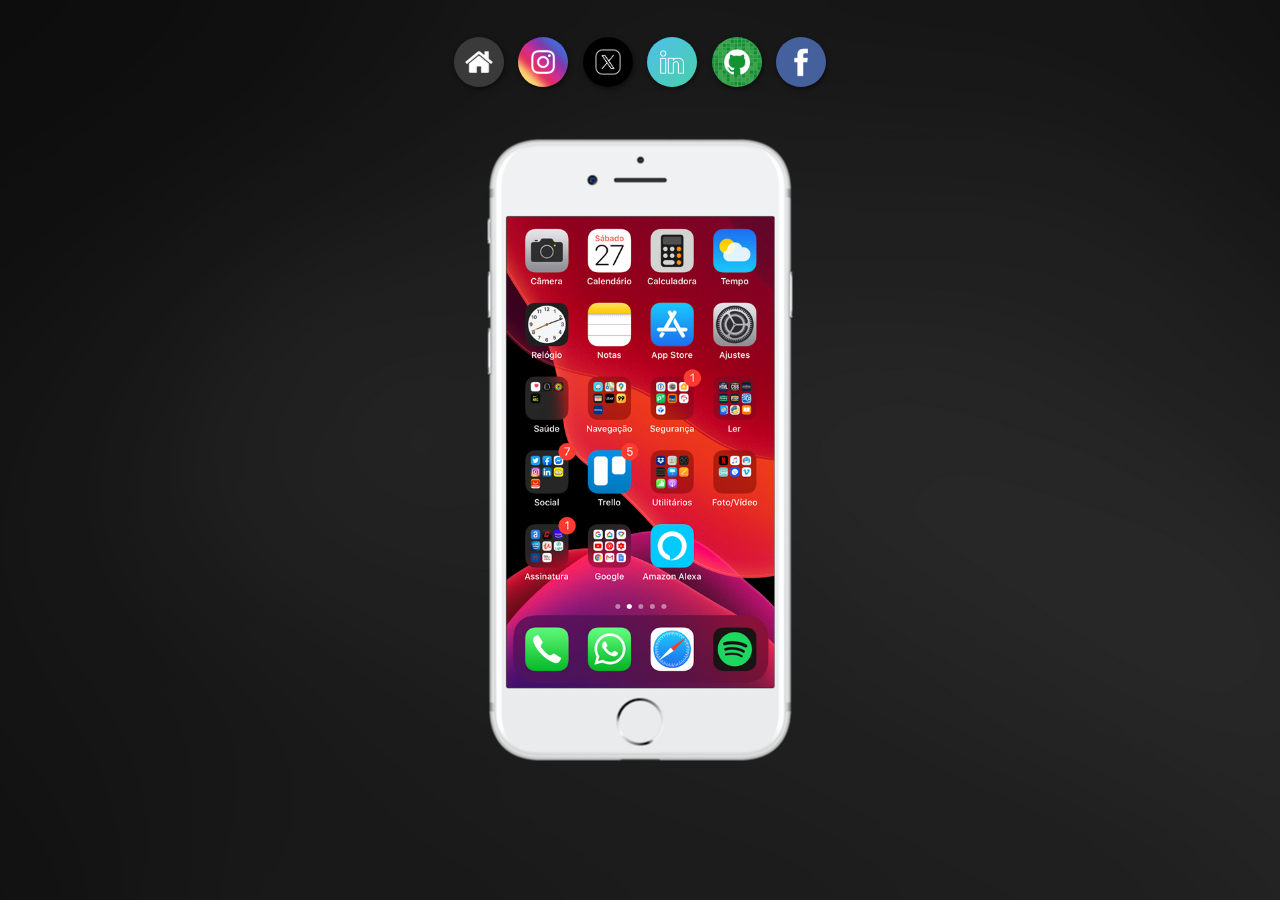
<file: index.html>
<!DOCTYPE html>
<html lang="pt-br">
<head>
    <meta charset="UTF-8">
    <meta name="viewport" content="width=device-width, initial-scale=1.0">
    <link rel="shortcut icon" href="favicon.ico" type="image/x-icon">
    <link rel="stylesheet" href="estilos/style.css">
    <title>Projeto Redes Sociais</title>
</head>
<body>
    <main>
        <section id="telefone">
            <iframe src="home.html" frameborder="0" name="tela" id="tela">
                Seu navegador não é compatível com isso!
            </iframe>
        </section>
        <section id="redes-sociais">
                <a href="home.html" target="tela"><img src="imagens/logo-home.jpg" alt="Home"></a>
                <a href="instagram.html" target="tela"><img src="imagens/logo-instagram.jpg" alt="Instagram"></a>
                <a href="twitter.html" target="tela"><img src="imagens-eu/logo-twiter.jpg" alt="Twitter"></a>
                <a href="linkedin.html" target="tela"><img src="imagens-eu/logo-linkedin.png" alt="Linkedin"></a>
                <a href="github.html" target="tela"><img src="imagens/logo-github.jpg" alt="GitHub"></a>
                <a href="facebook.html" target="tela"><img src="imagens/logo-facebook.jpg" alt="Facebook"></a>
        </section>
    </main>
</body>
</html>
</file>
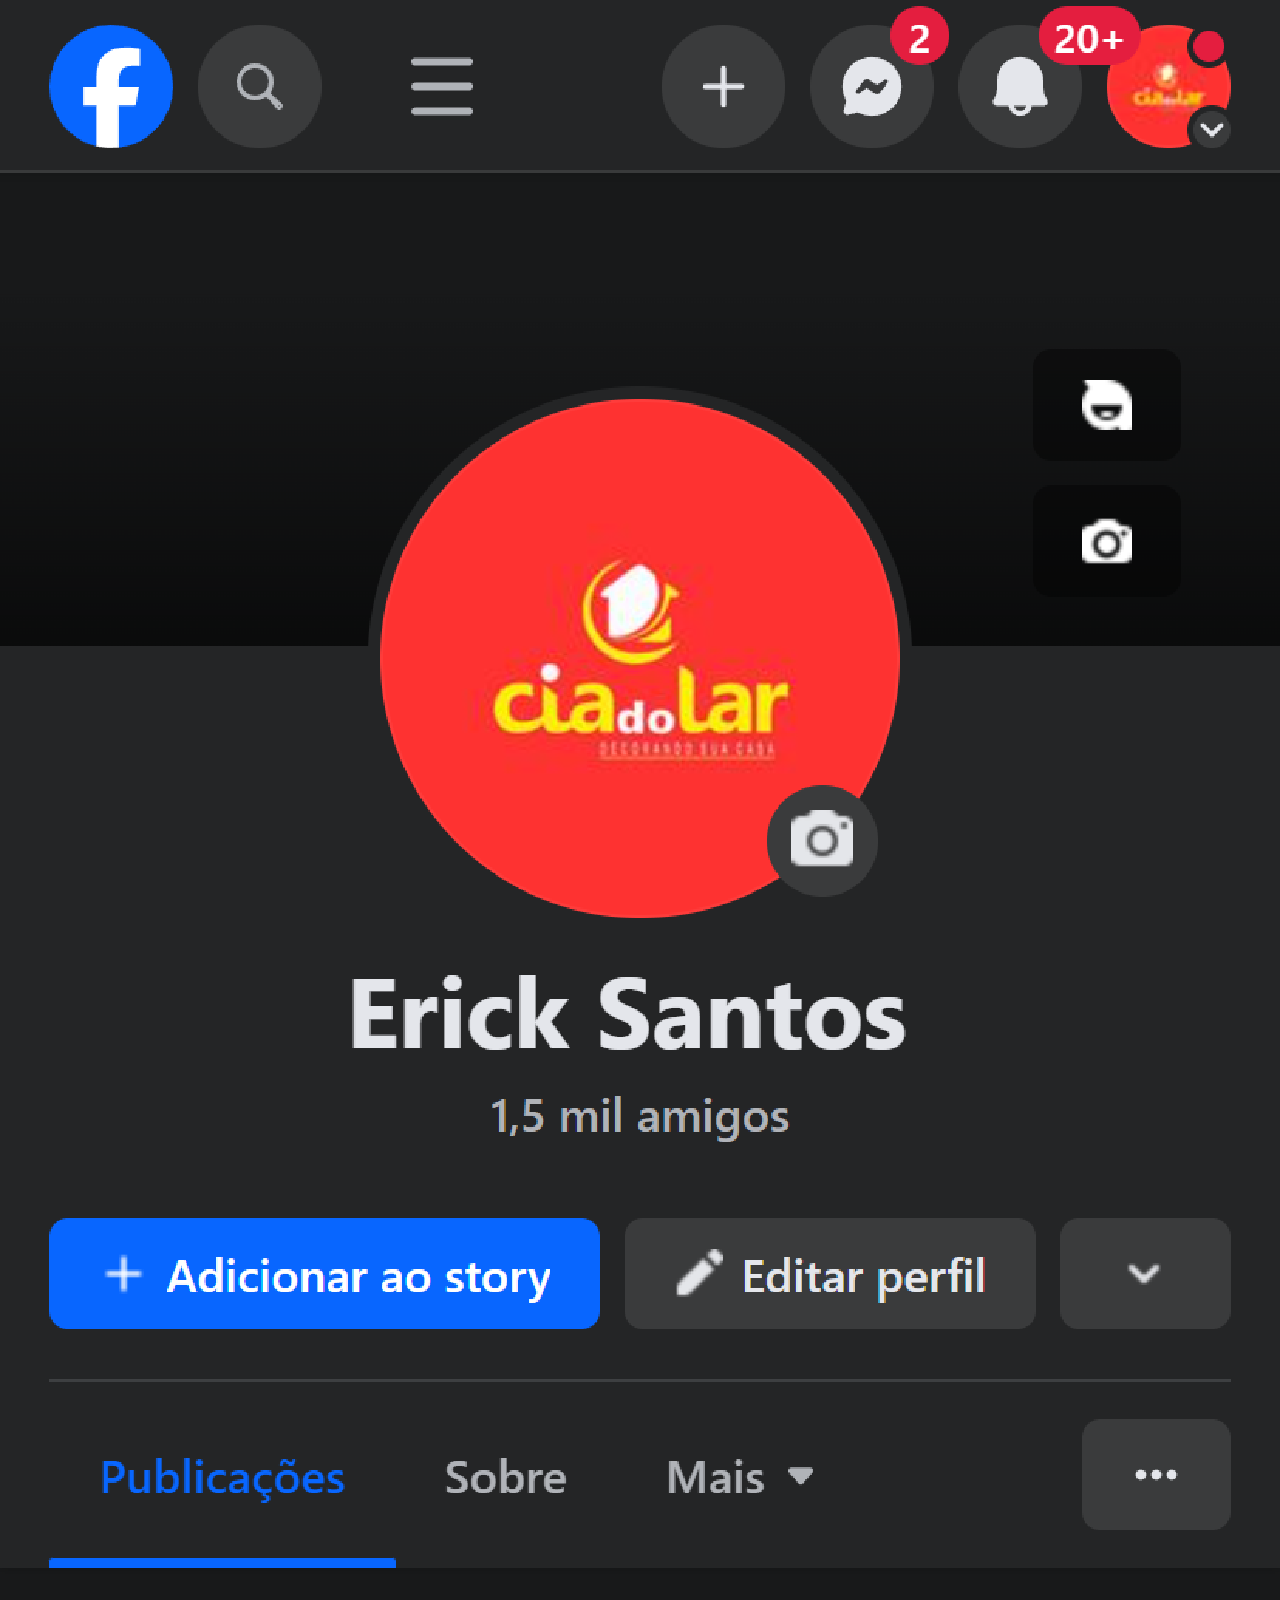
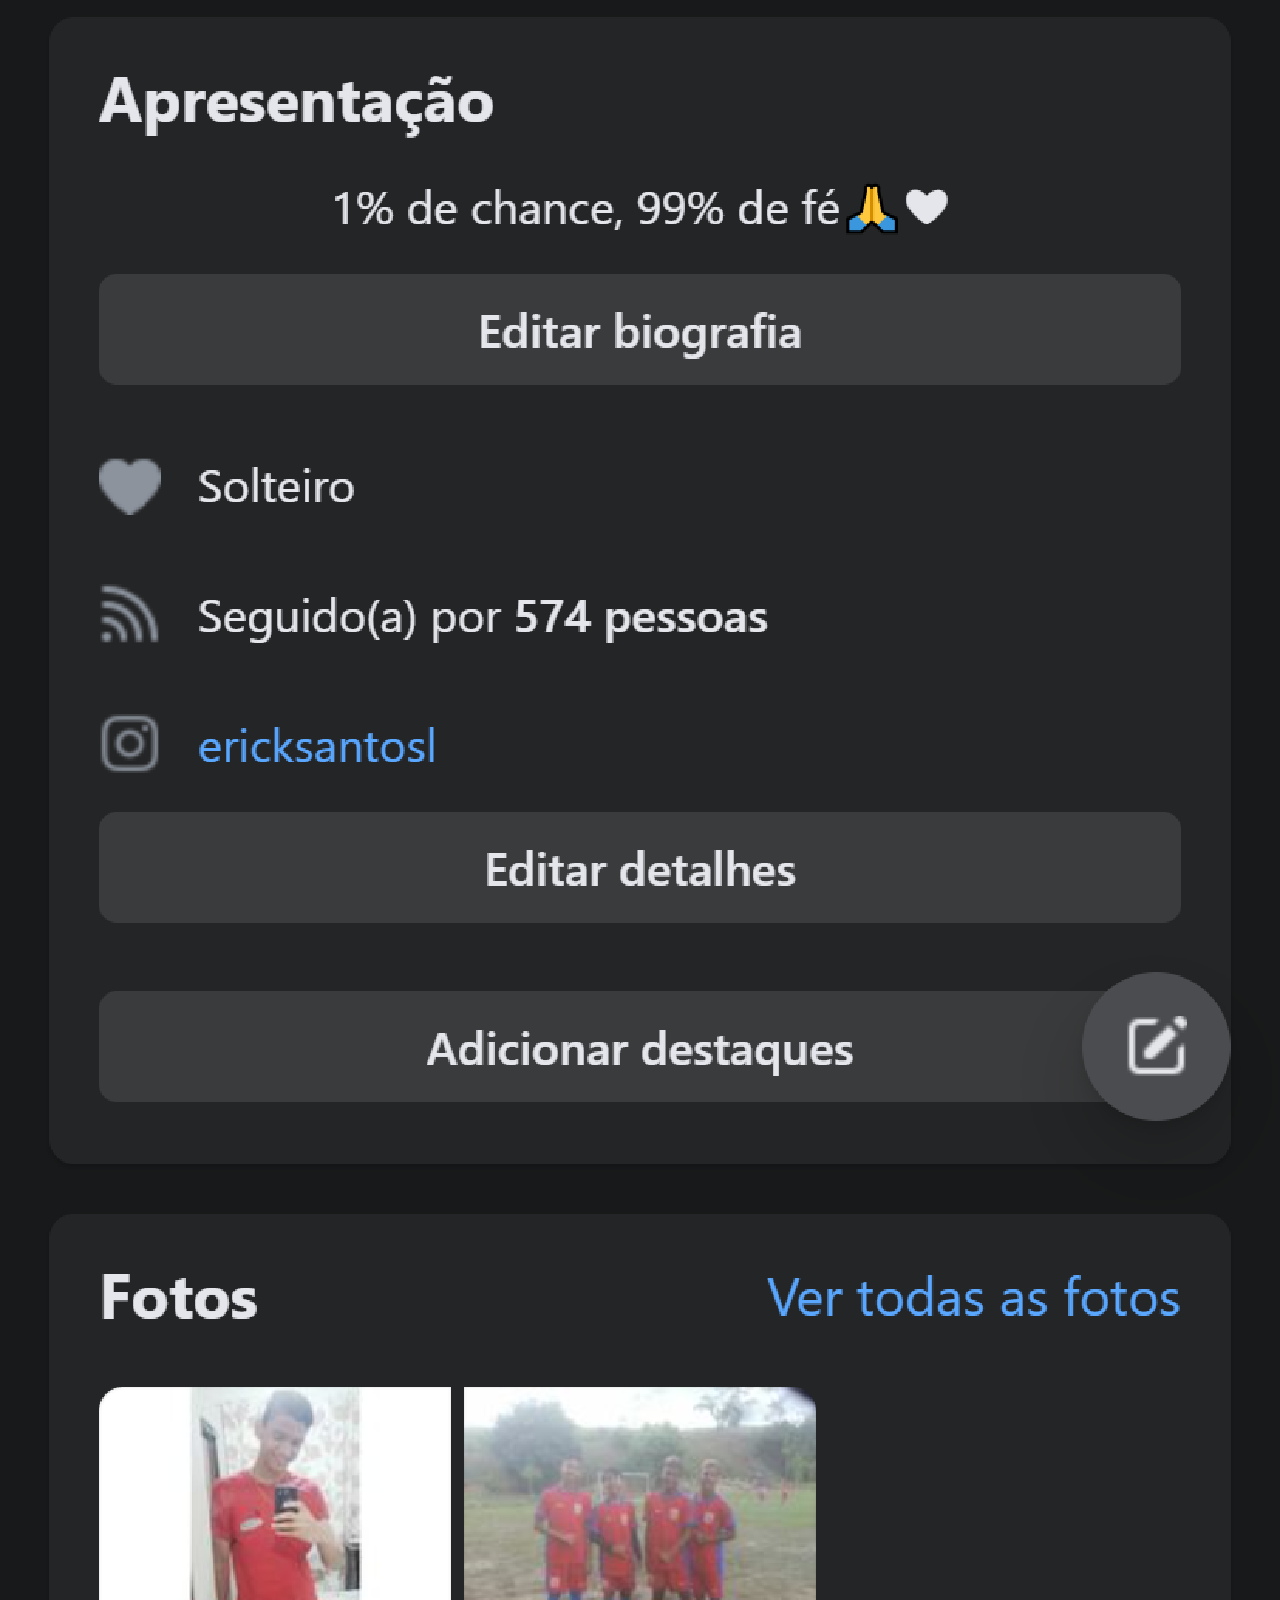
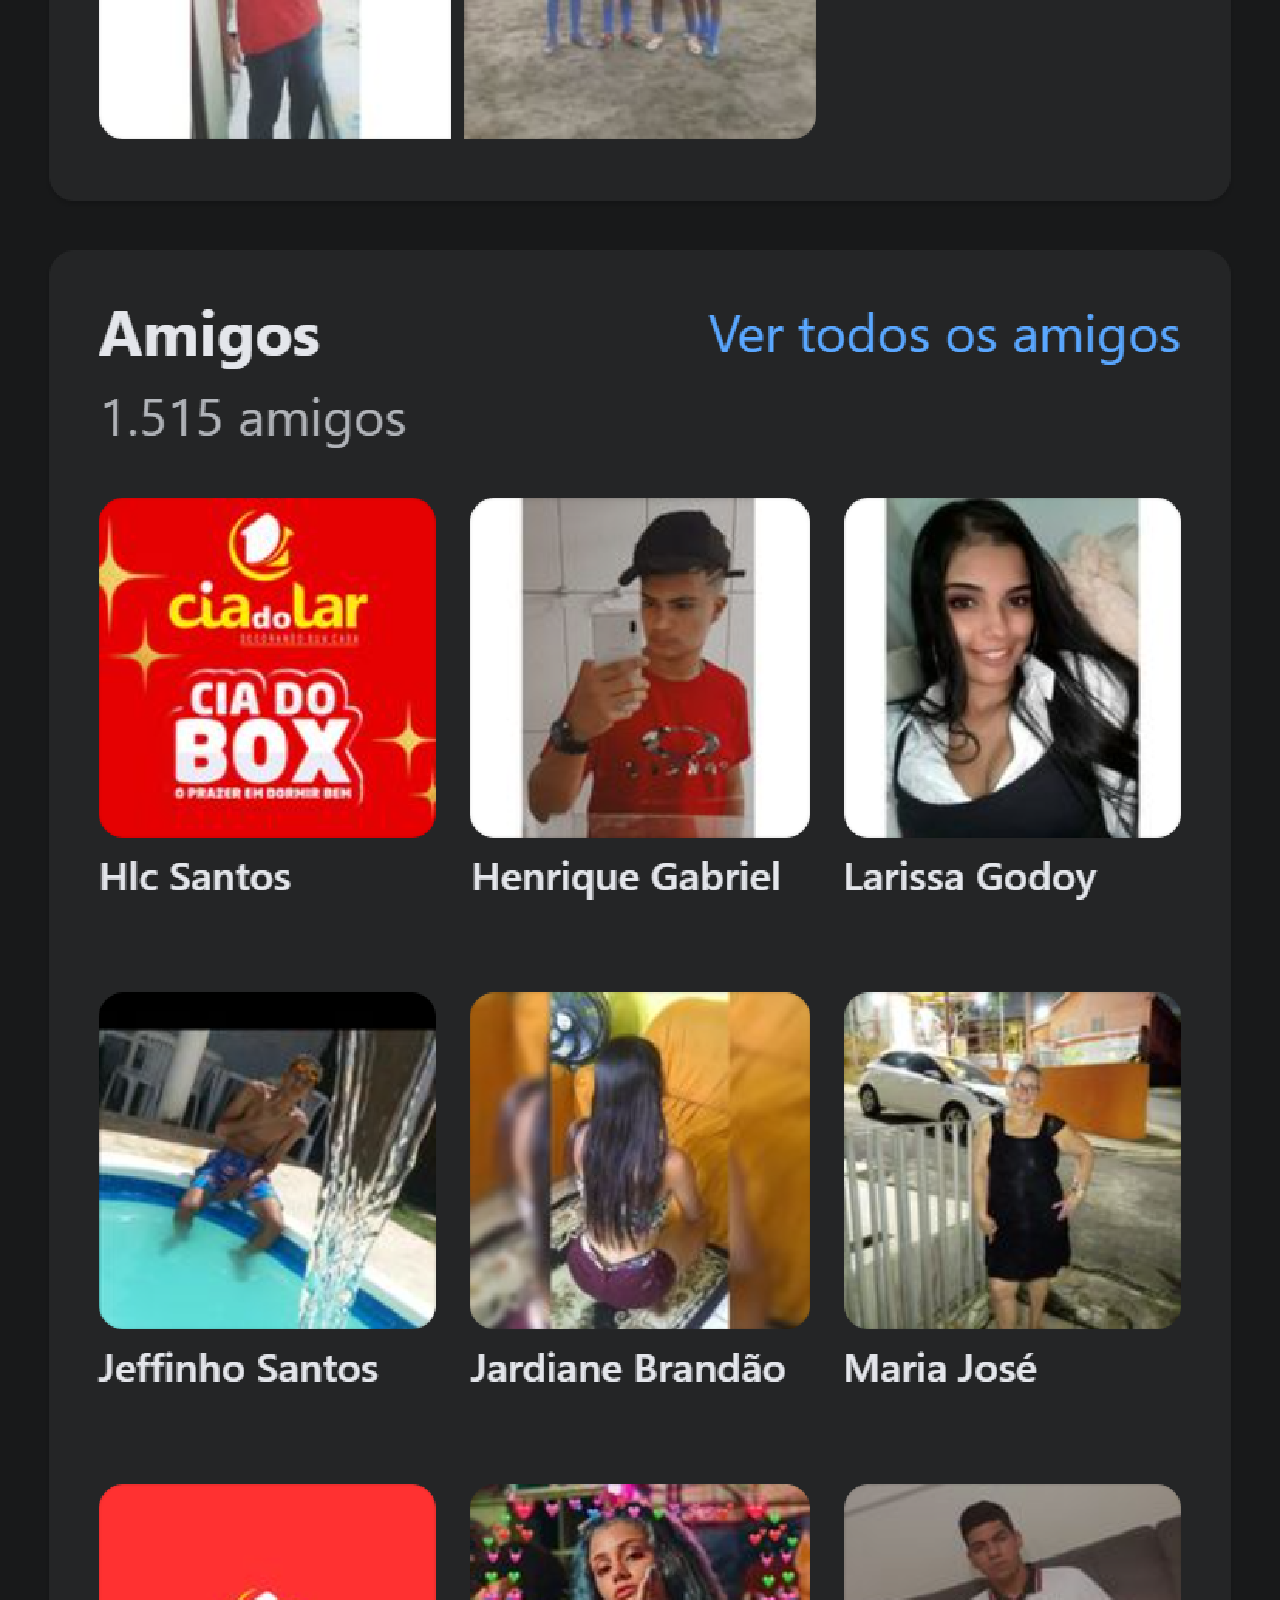
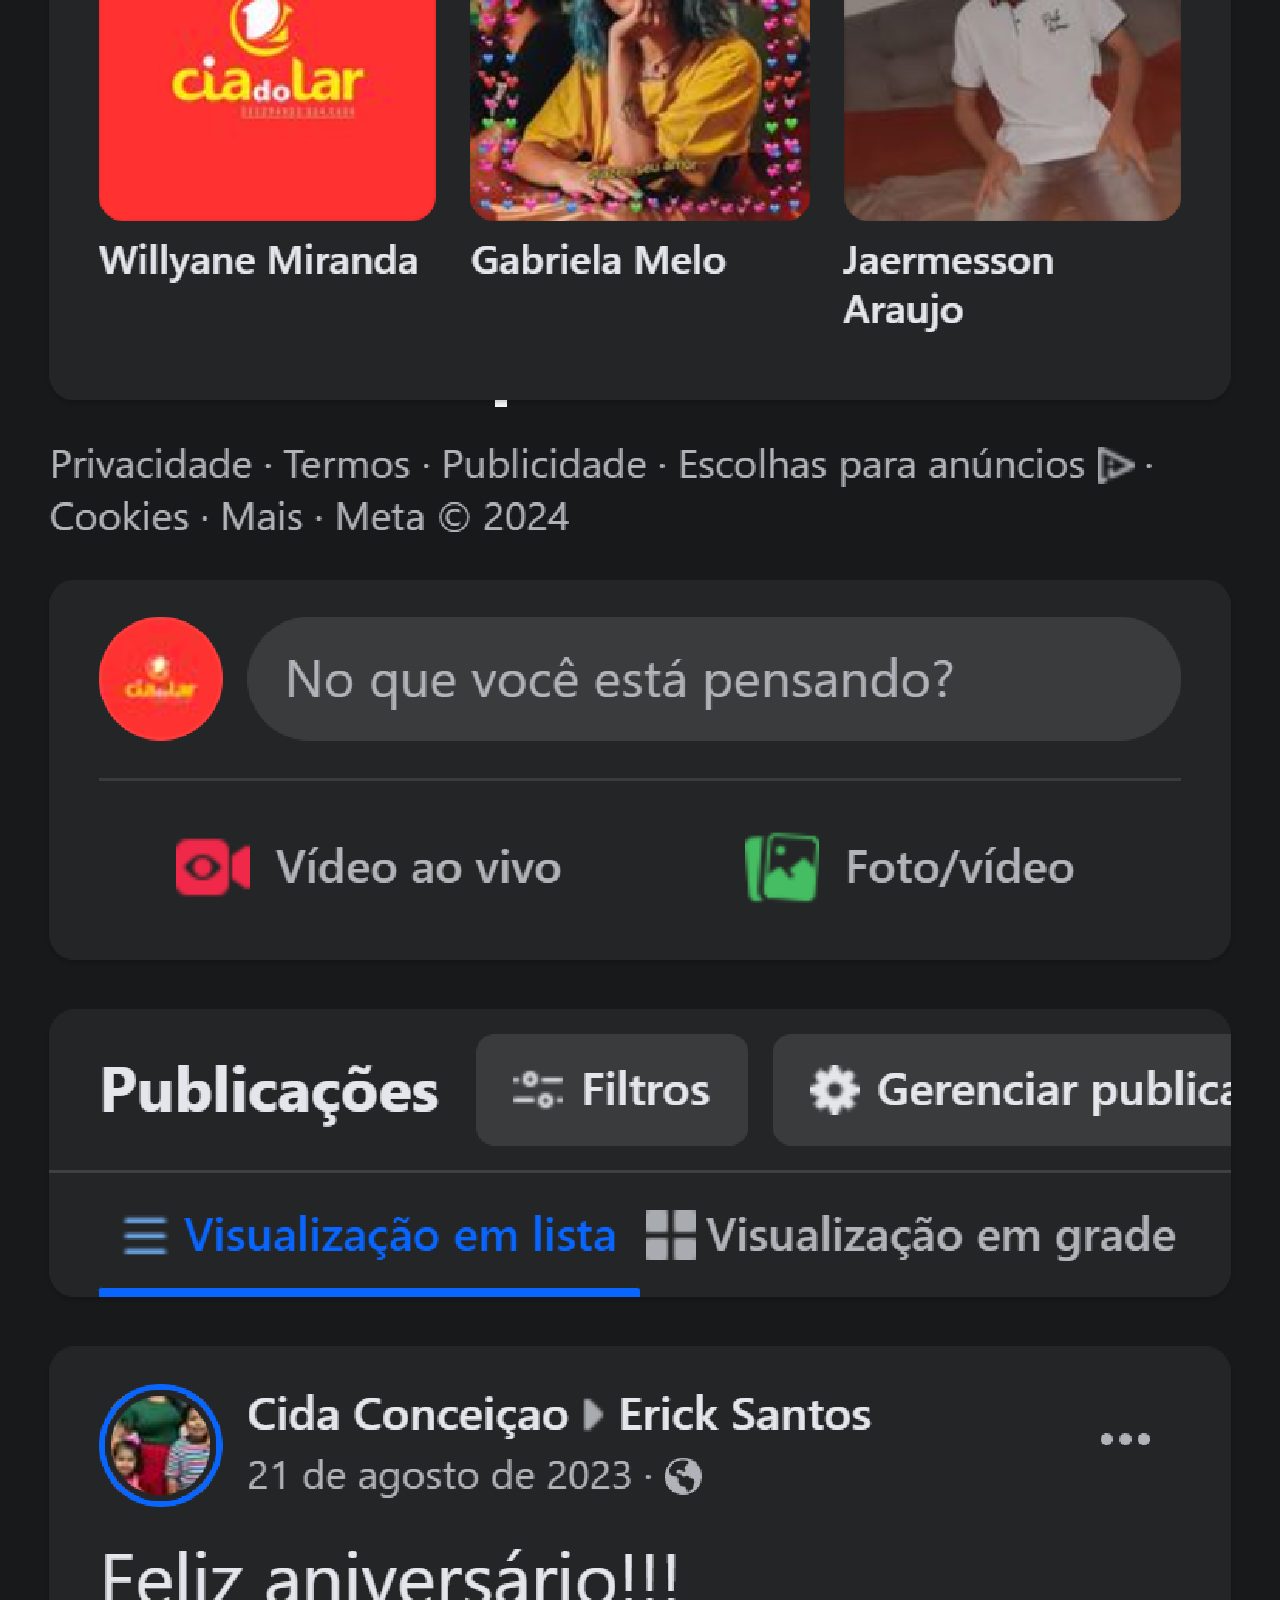
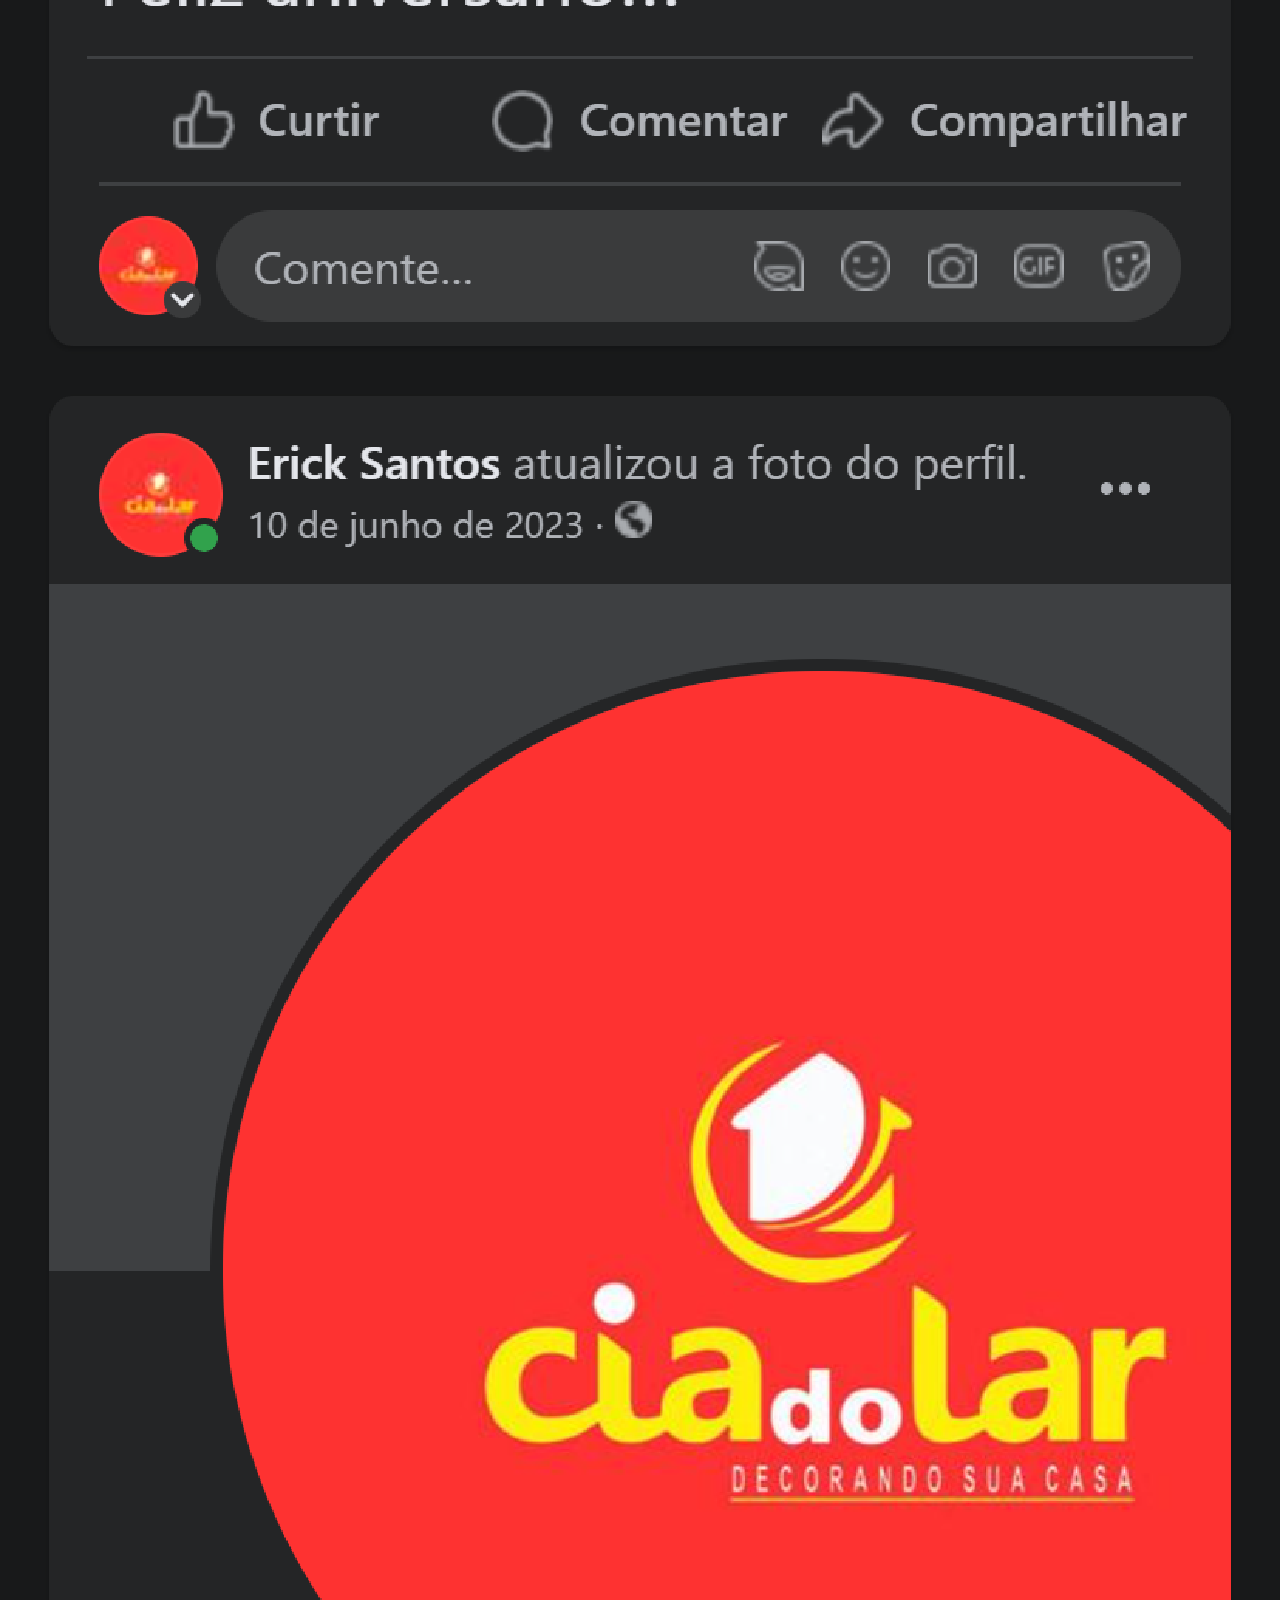
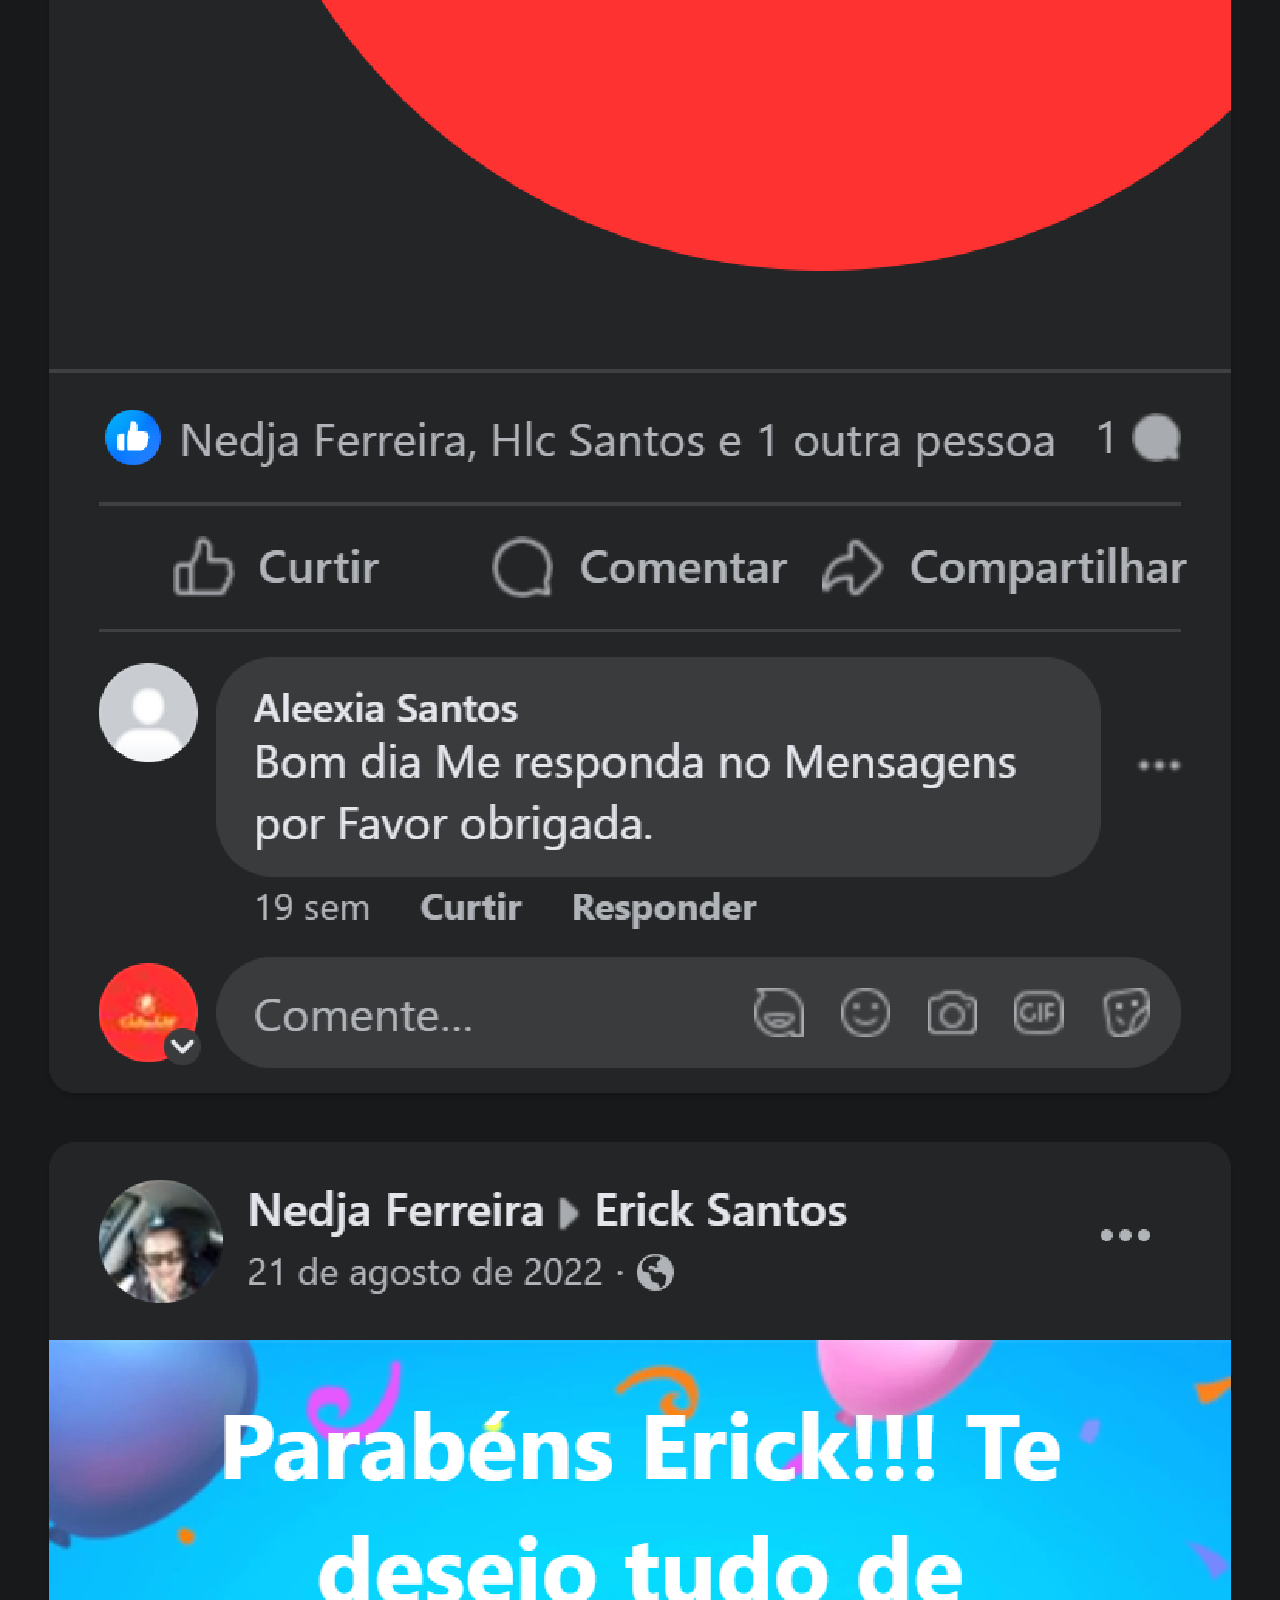
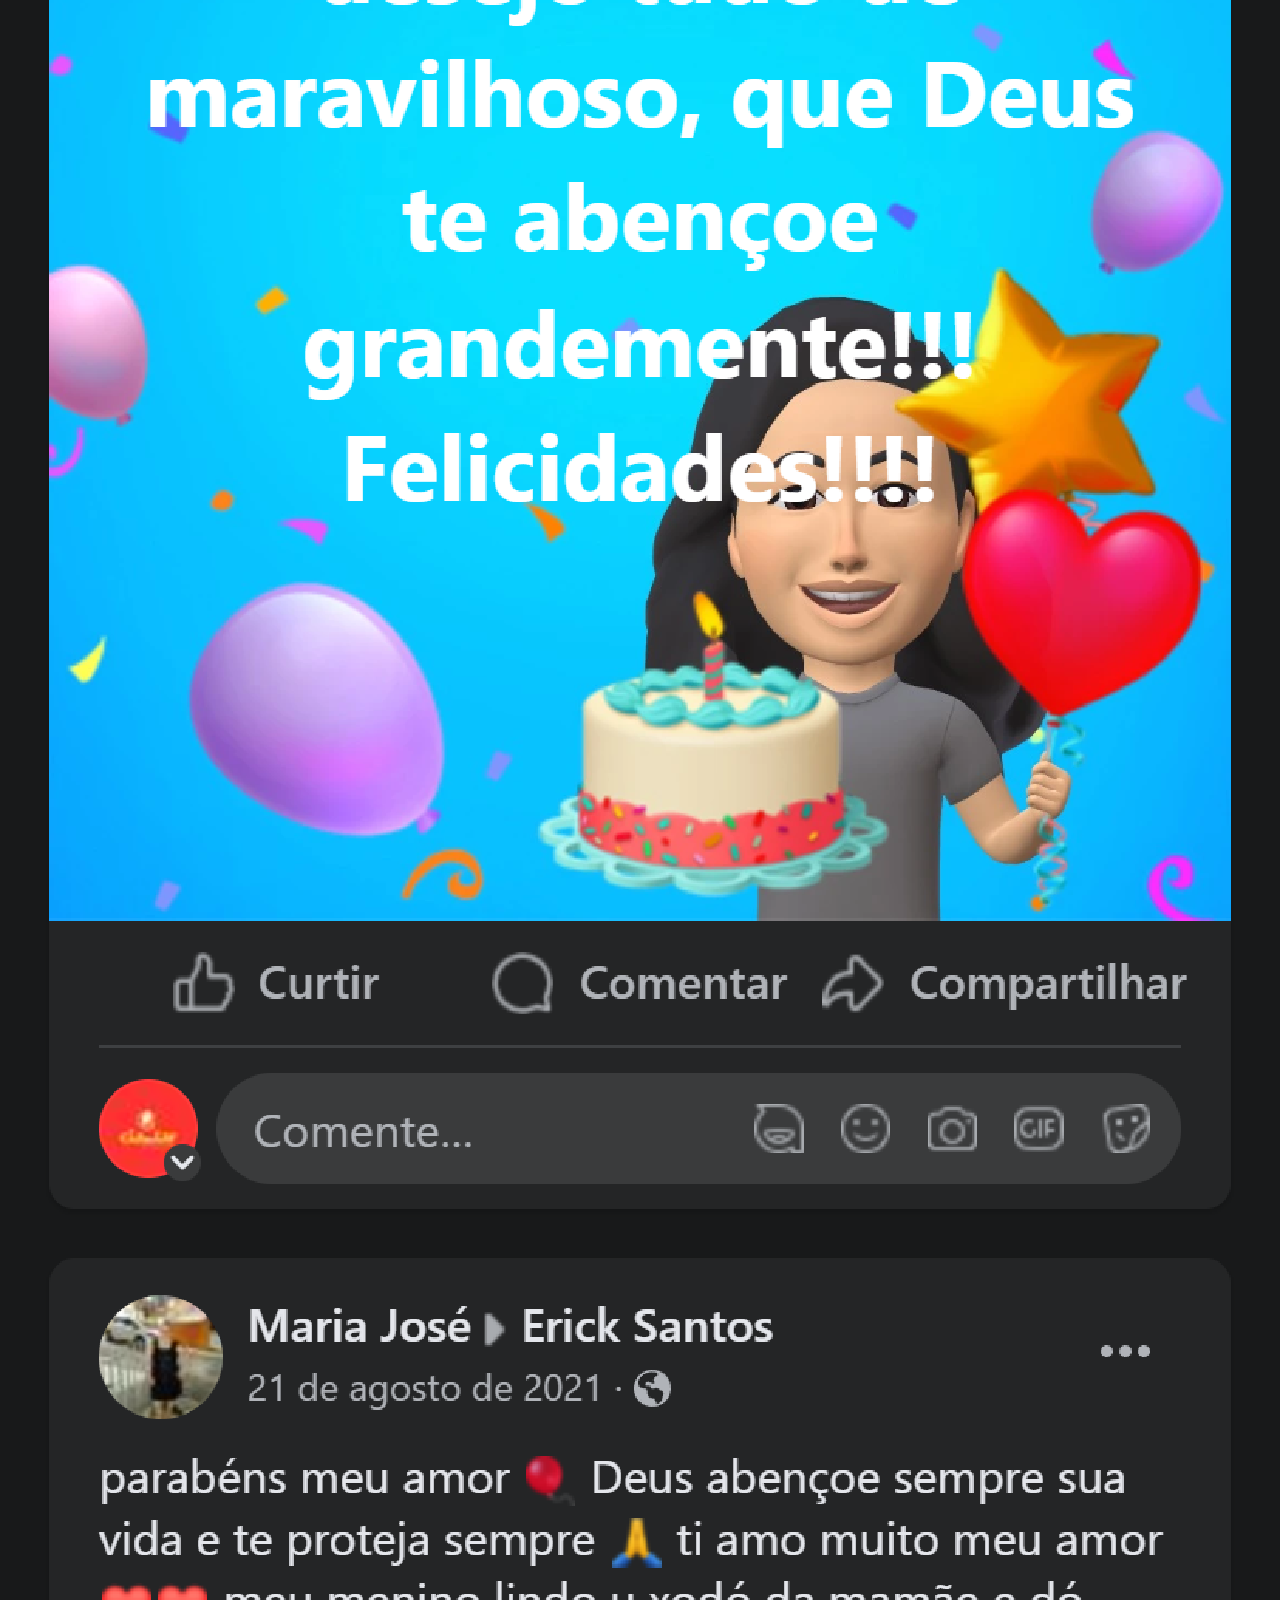
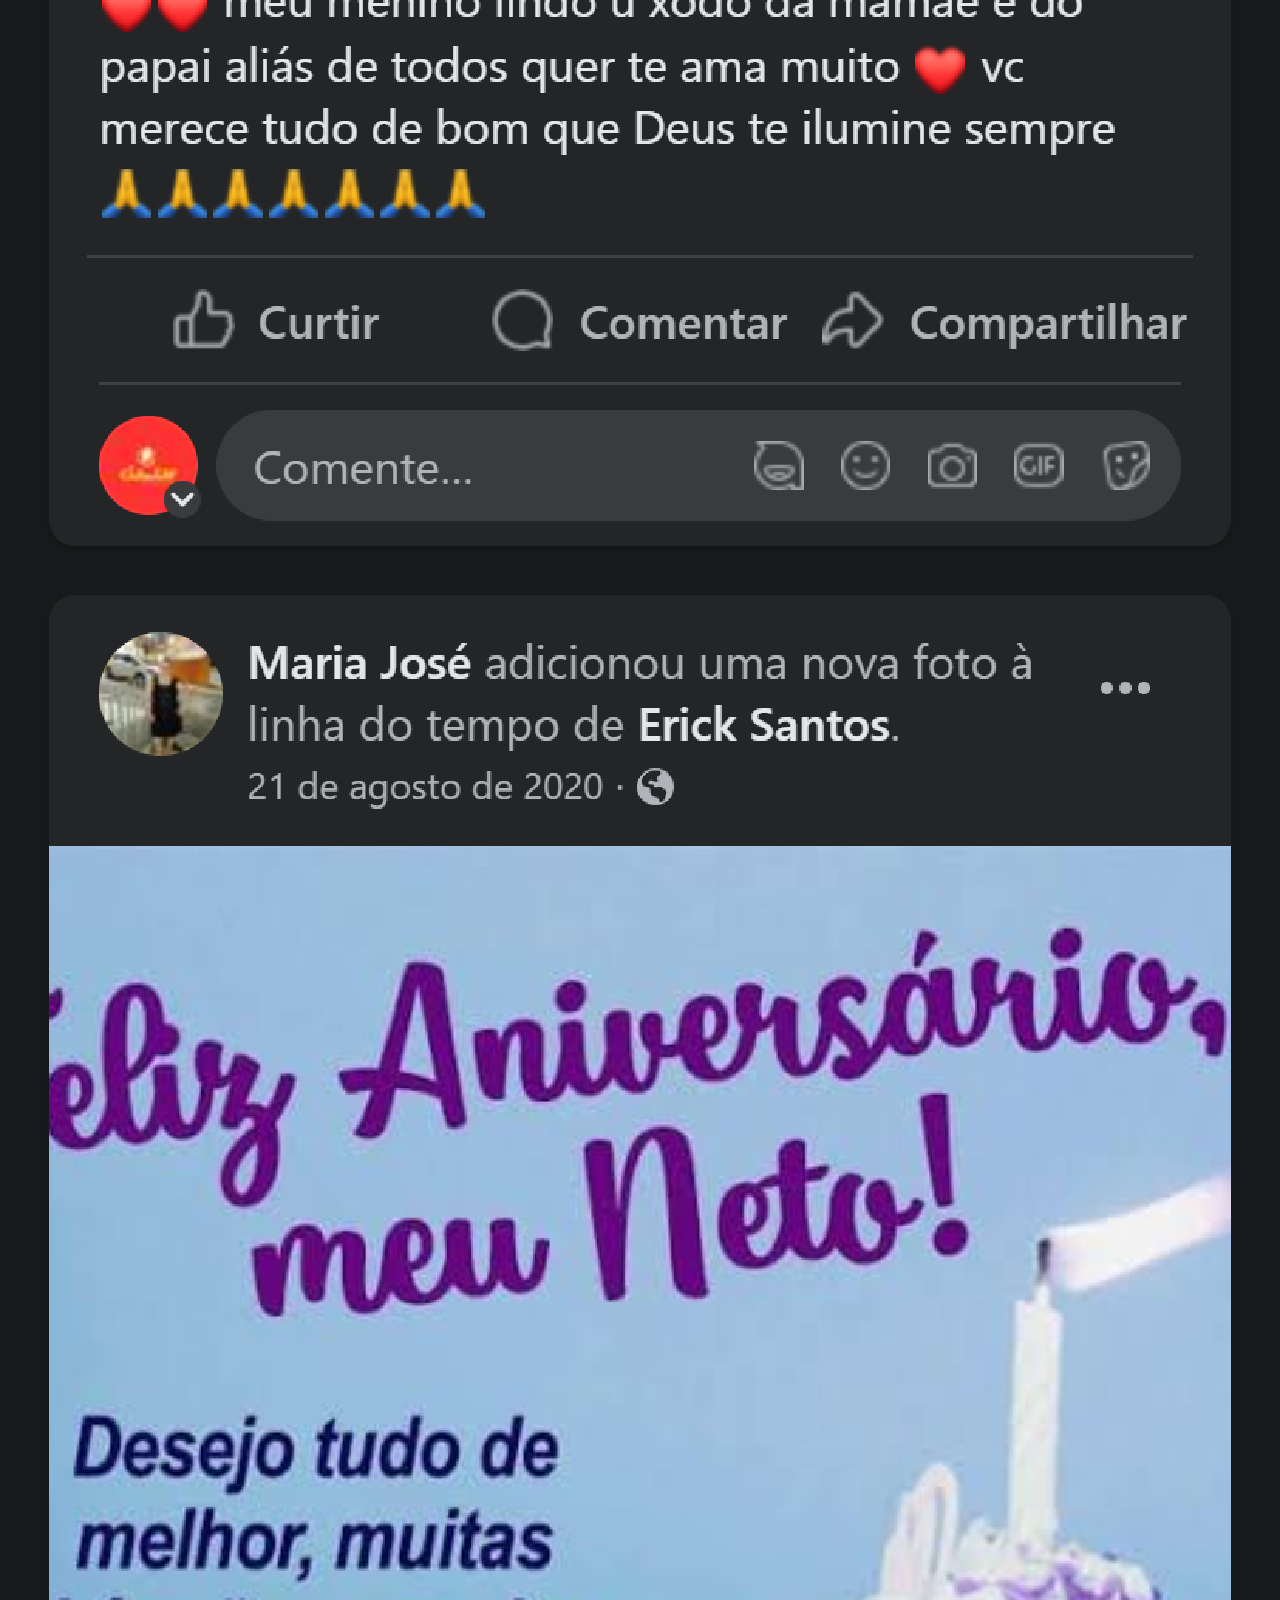
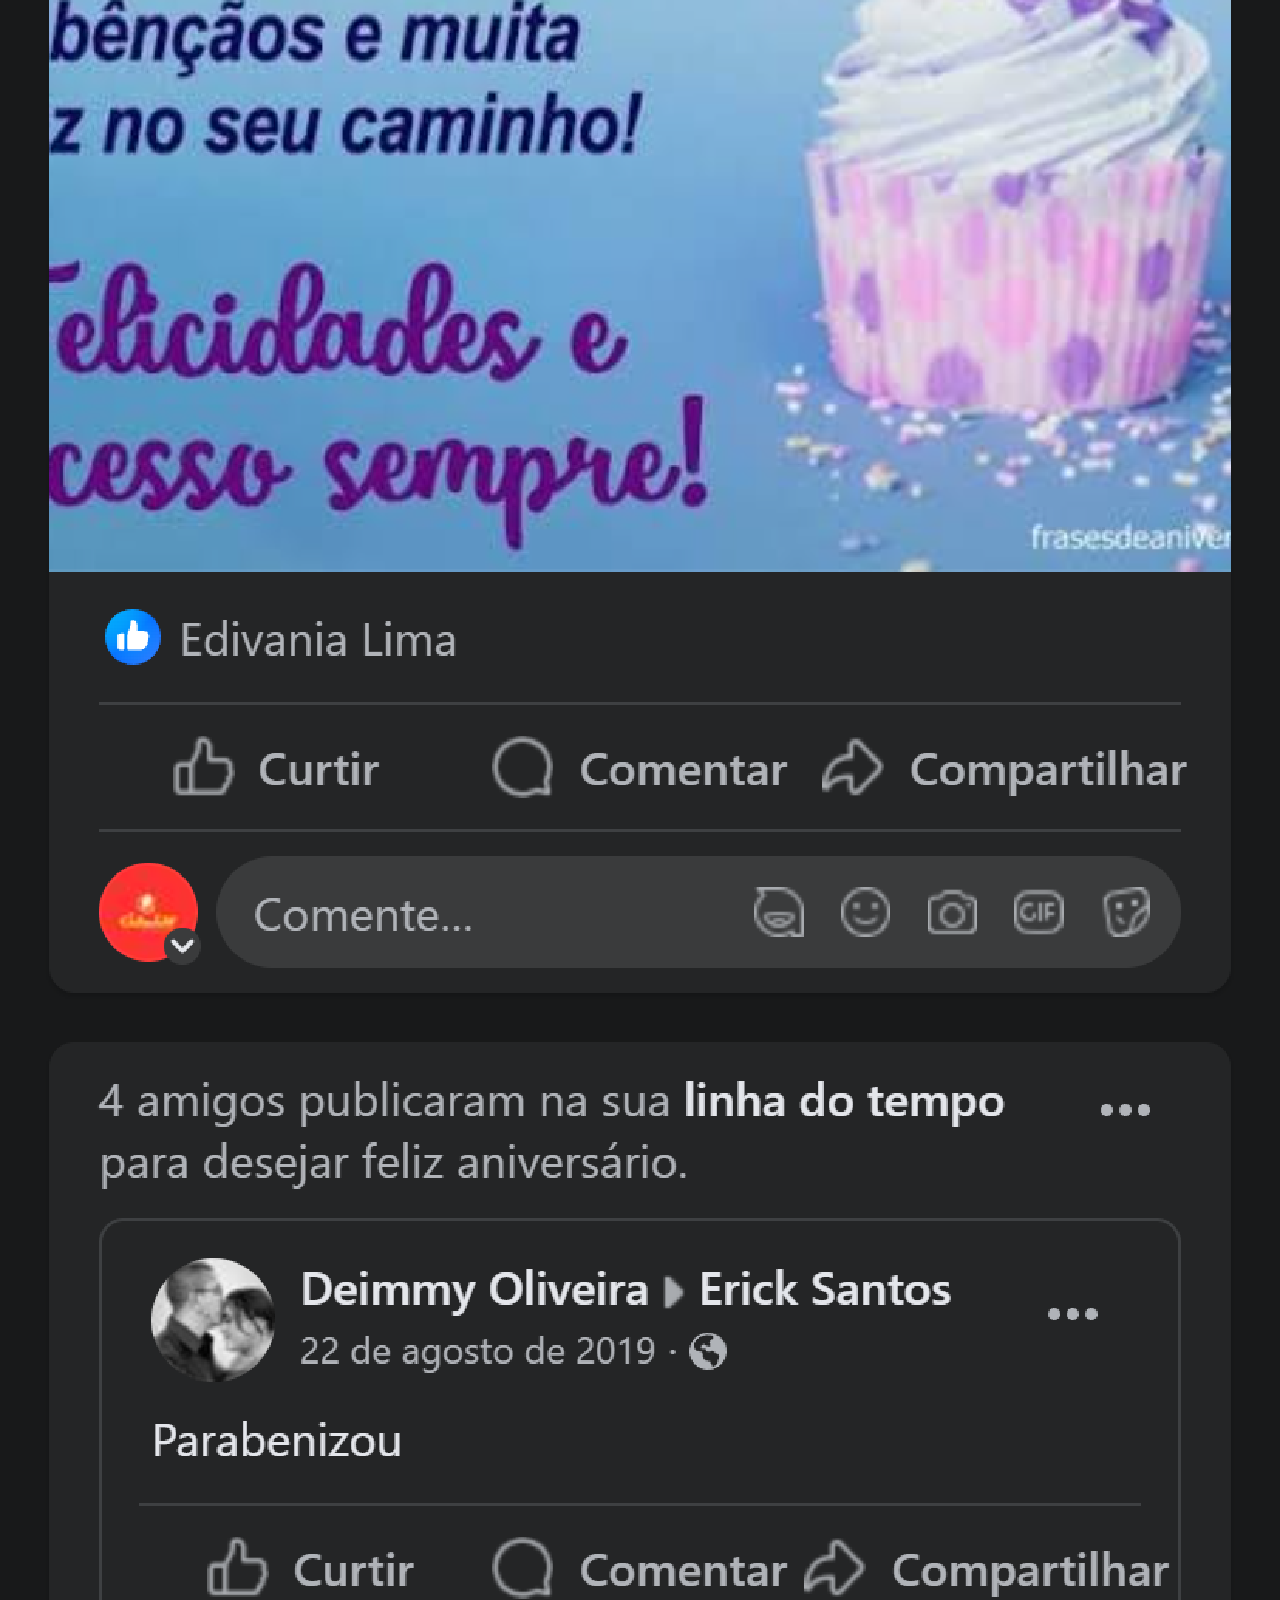
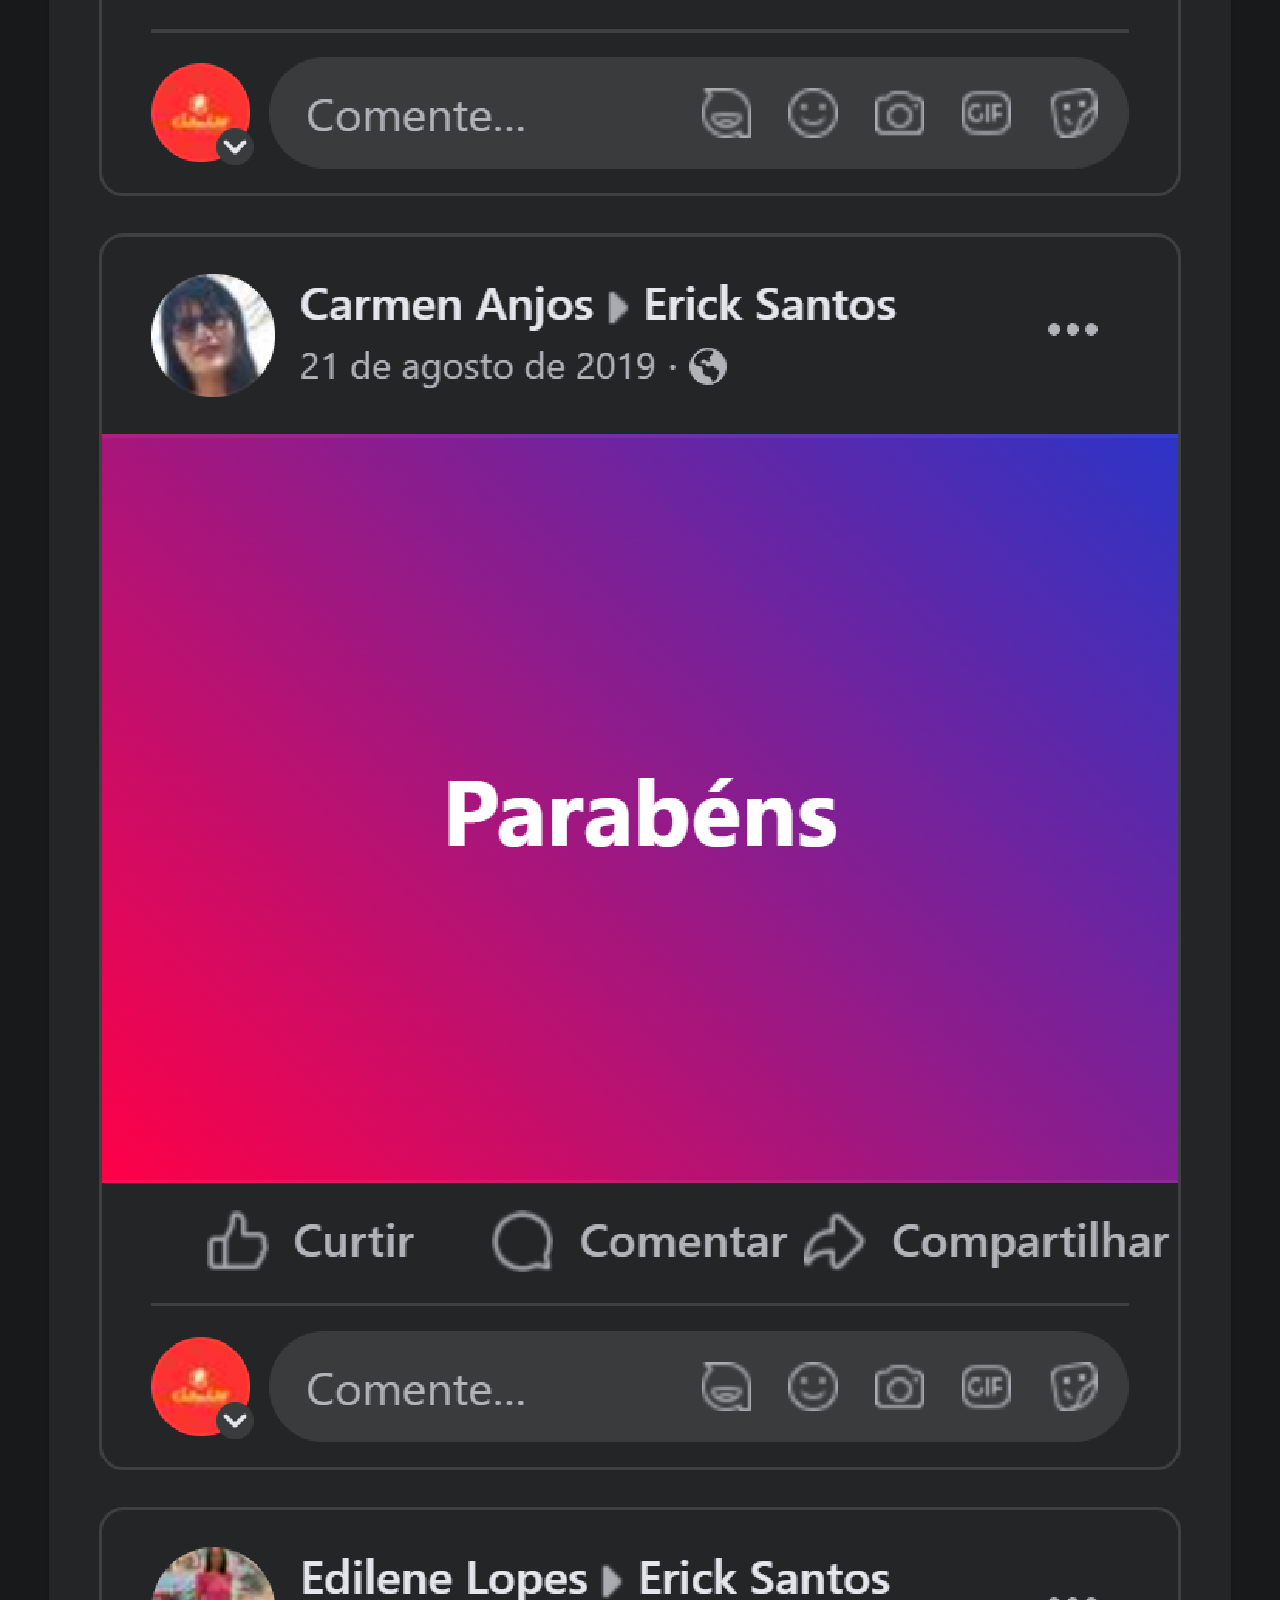
<file: facebook.html>
<!DOCTYPE html>
<html lang="pt-br">
<head>
    <meta charset="UTF-8">
    <meta name="viewport" content="width=device-width, initial-scale=1.0">
    <title>Facebook</title>
    <link rel="stylesheet" href="estilos/social.css">
</head>
<body>
    <img src="imagens-eu/tela-facebook-eu.png" alt="Facebook">
    <a href="https://www.facebook.com/ErickSantos1603" target="_blank">ACESSE</a>
</body>
</html>
</file>
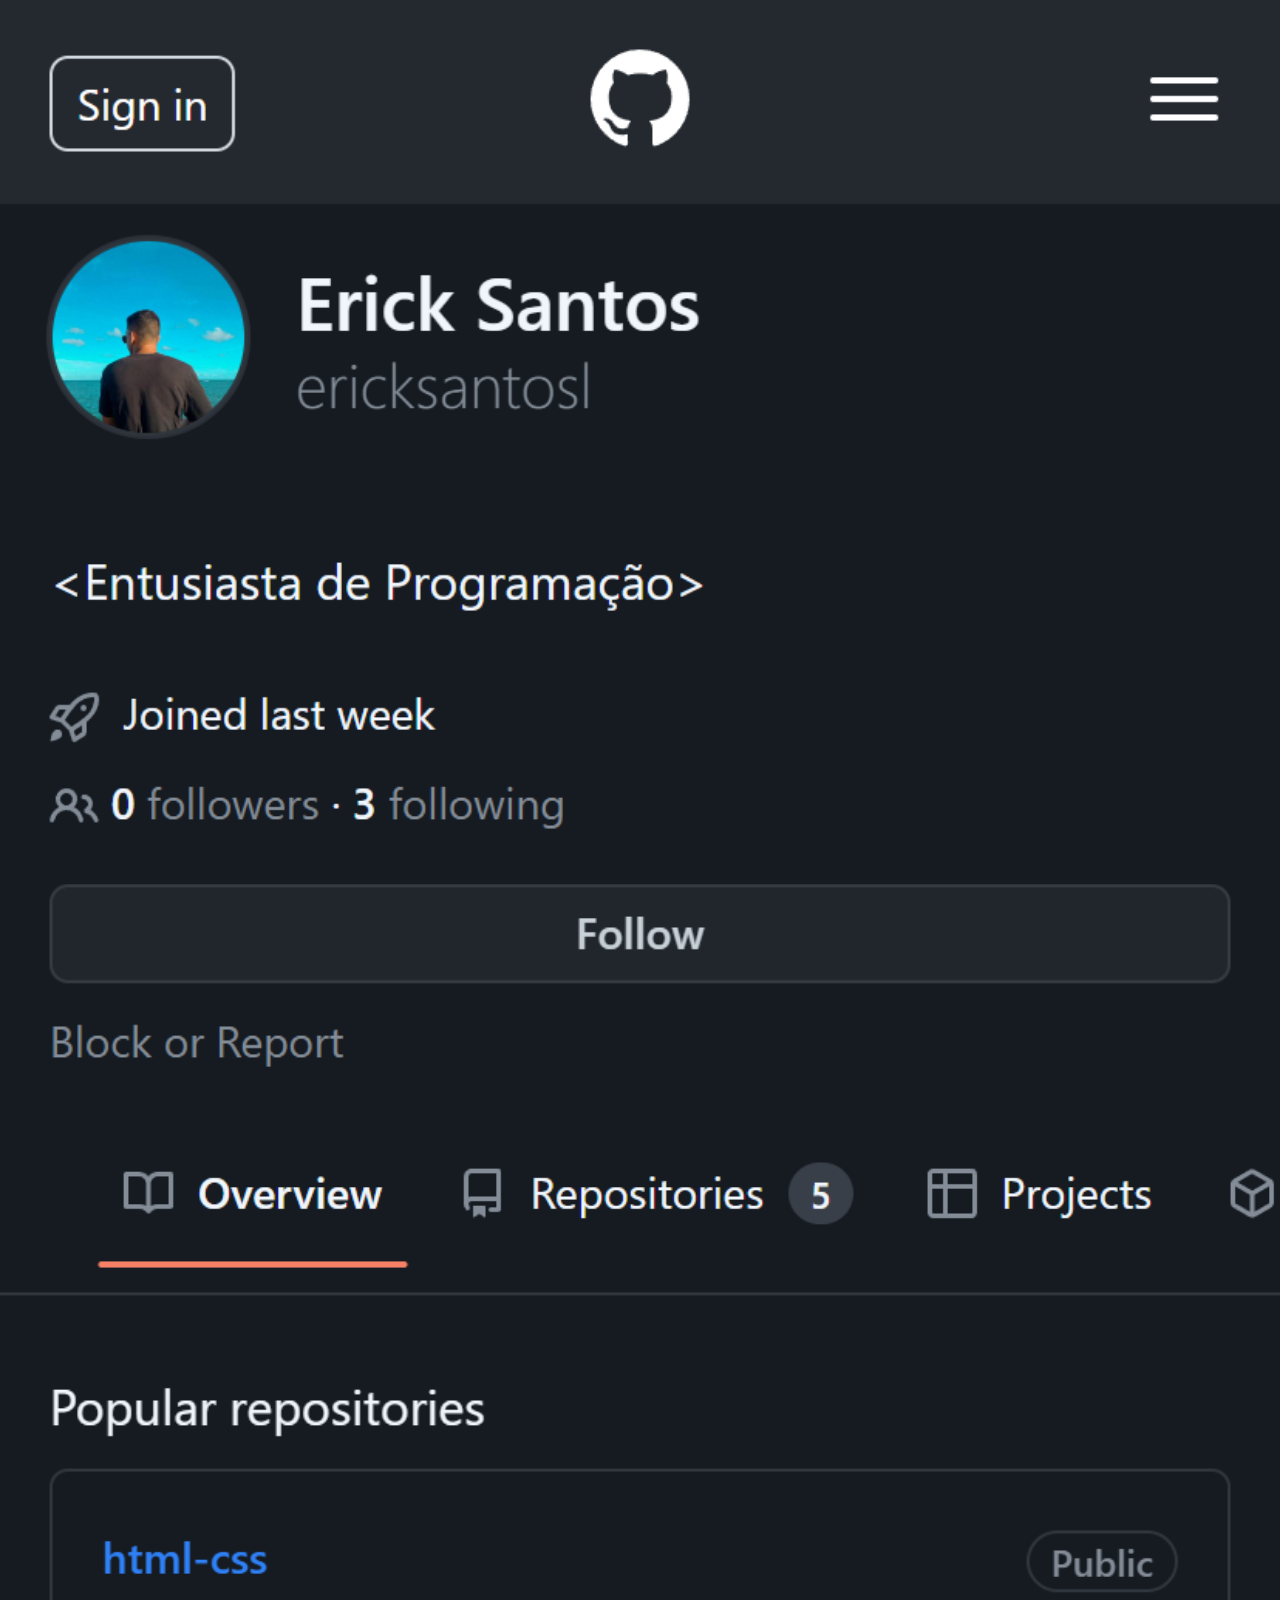
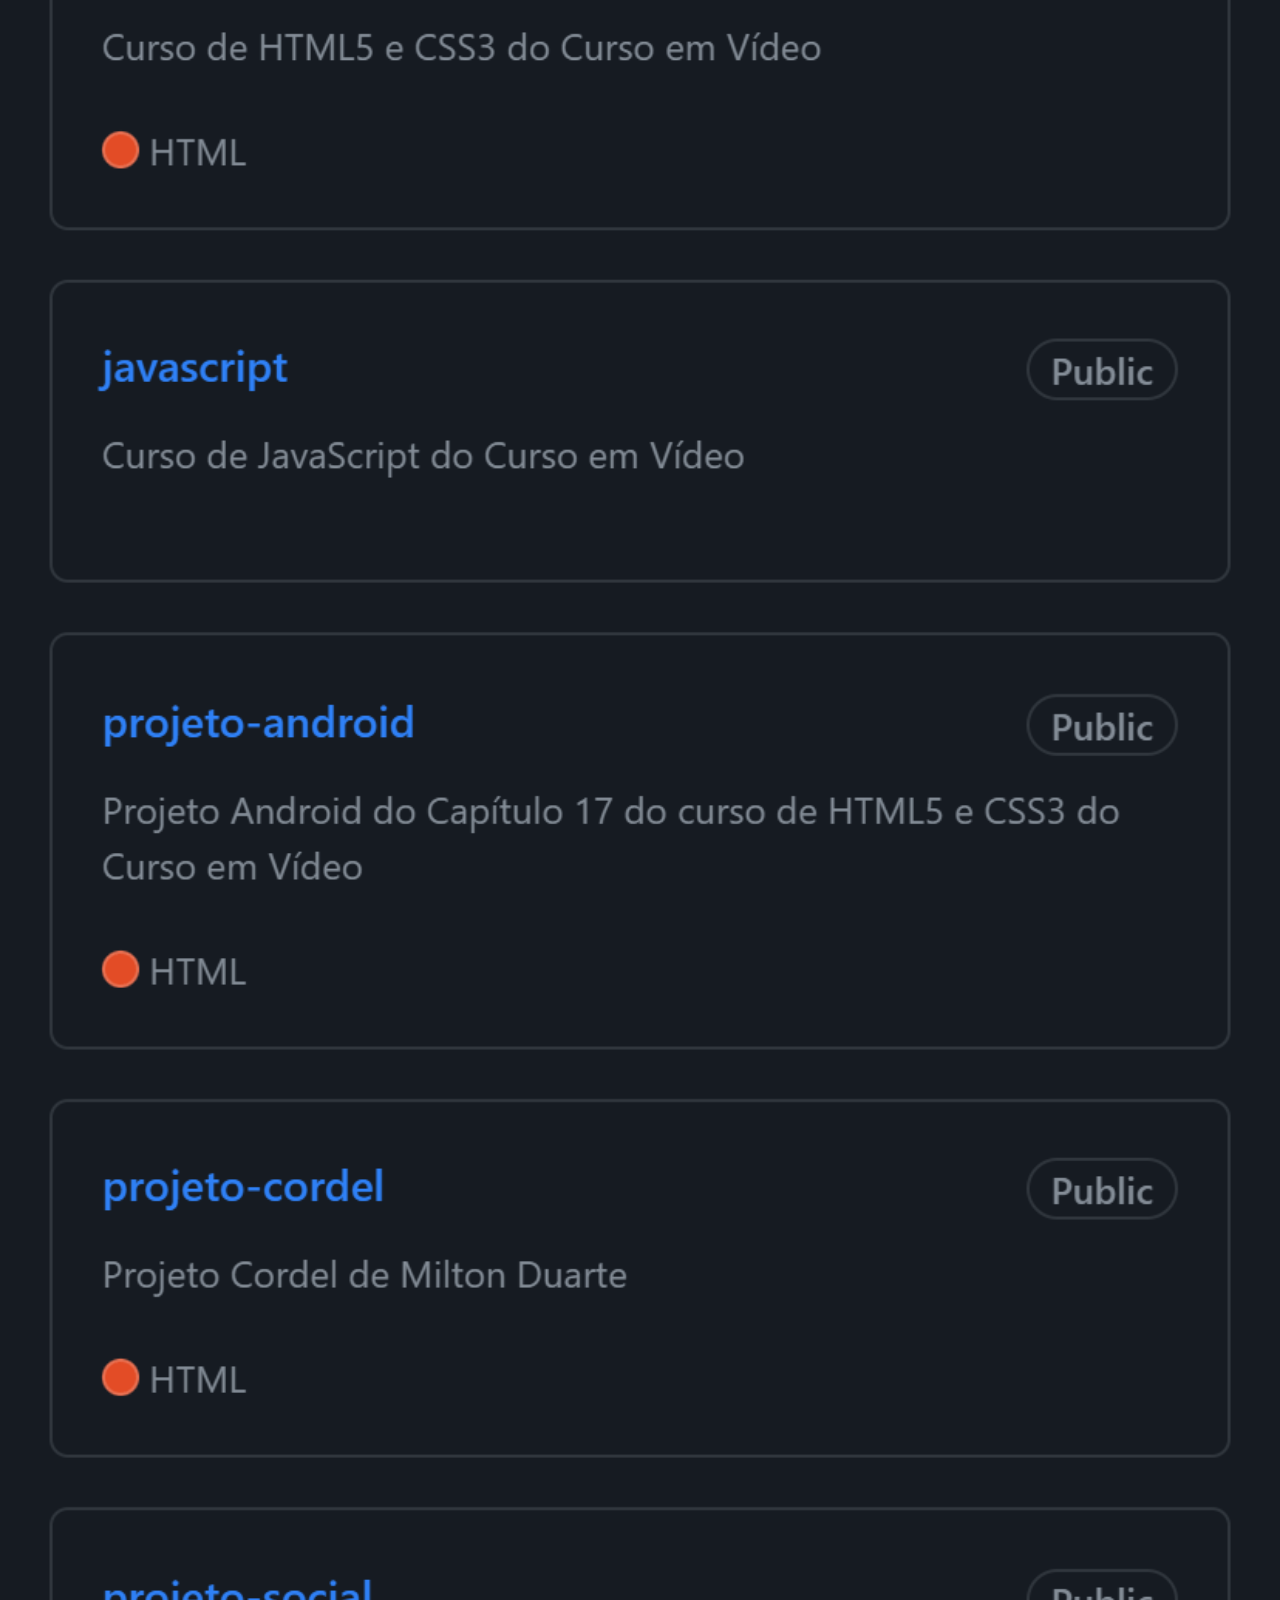
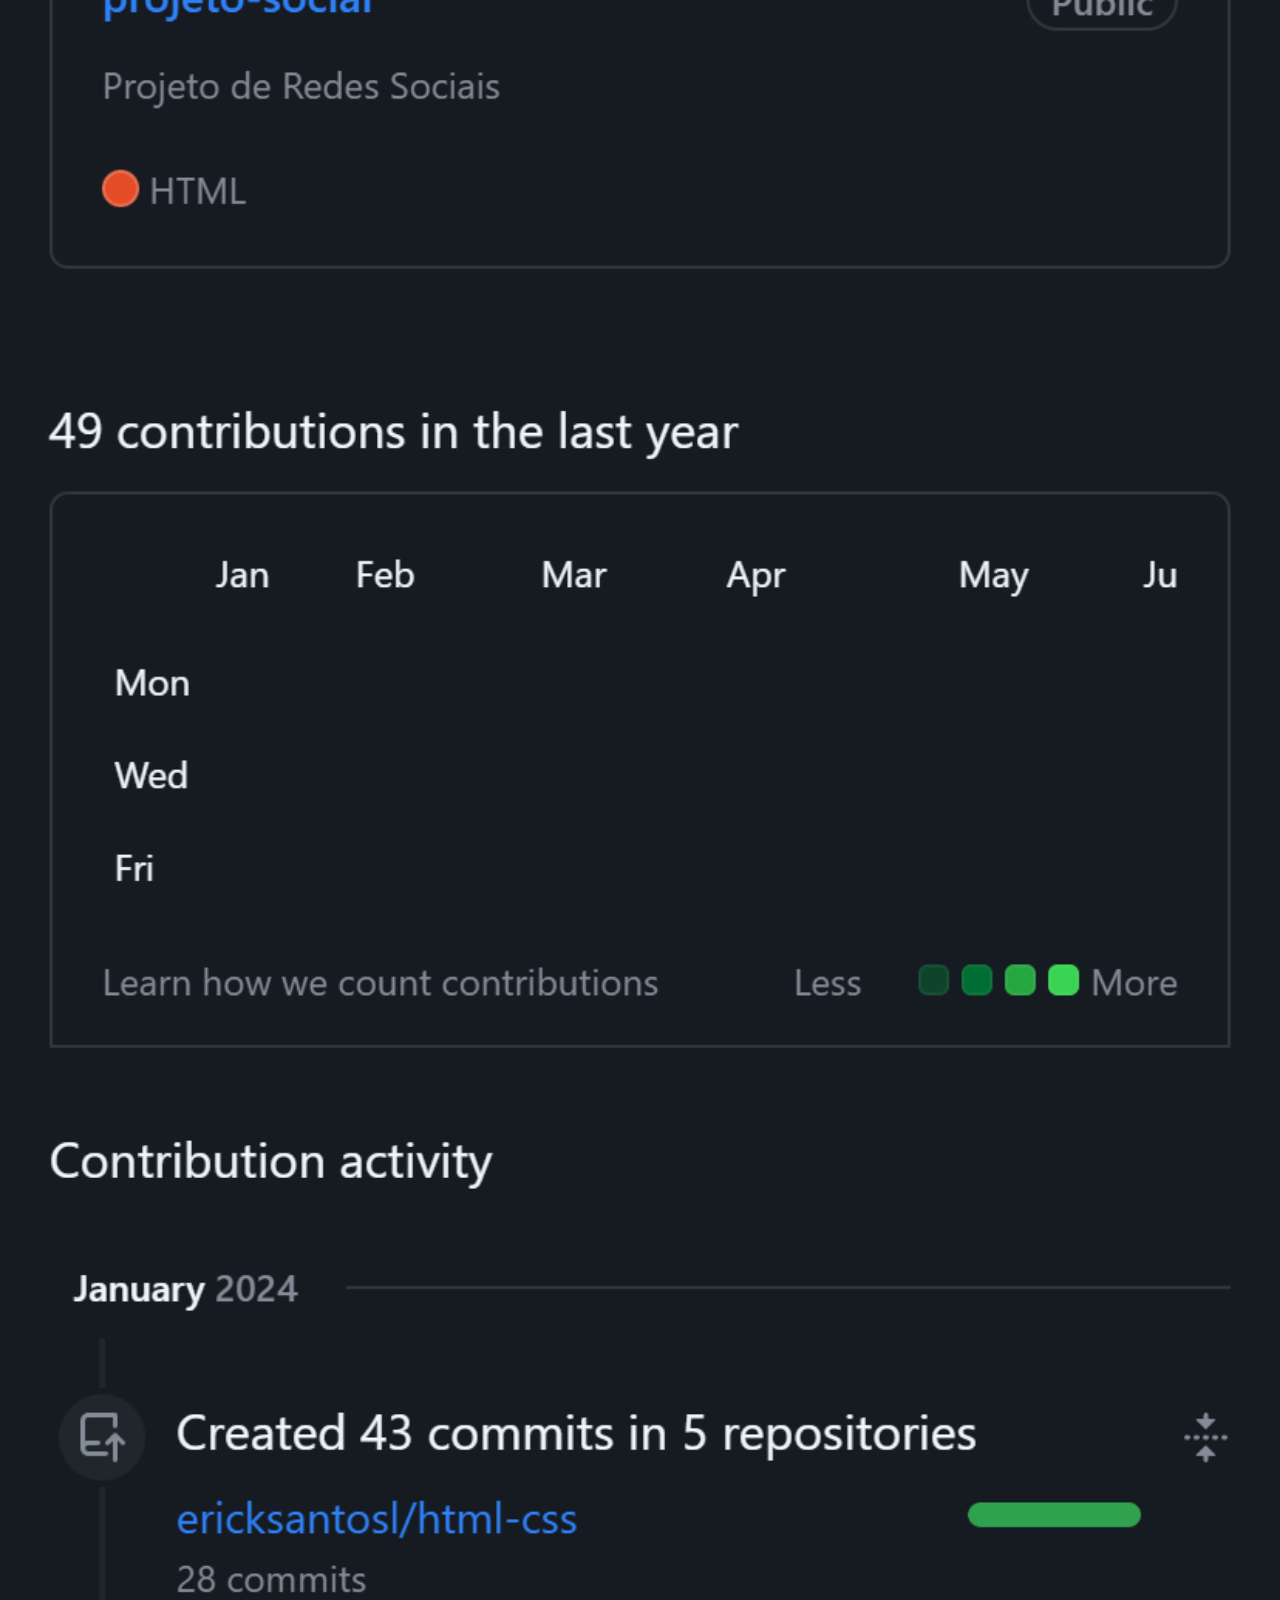
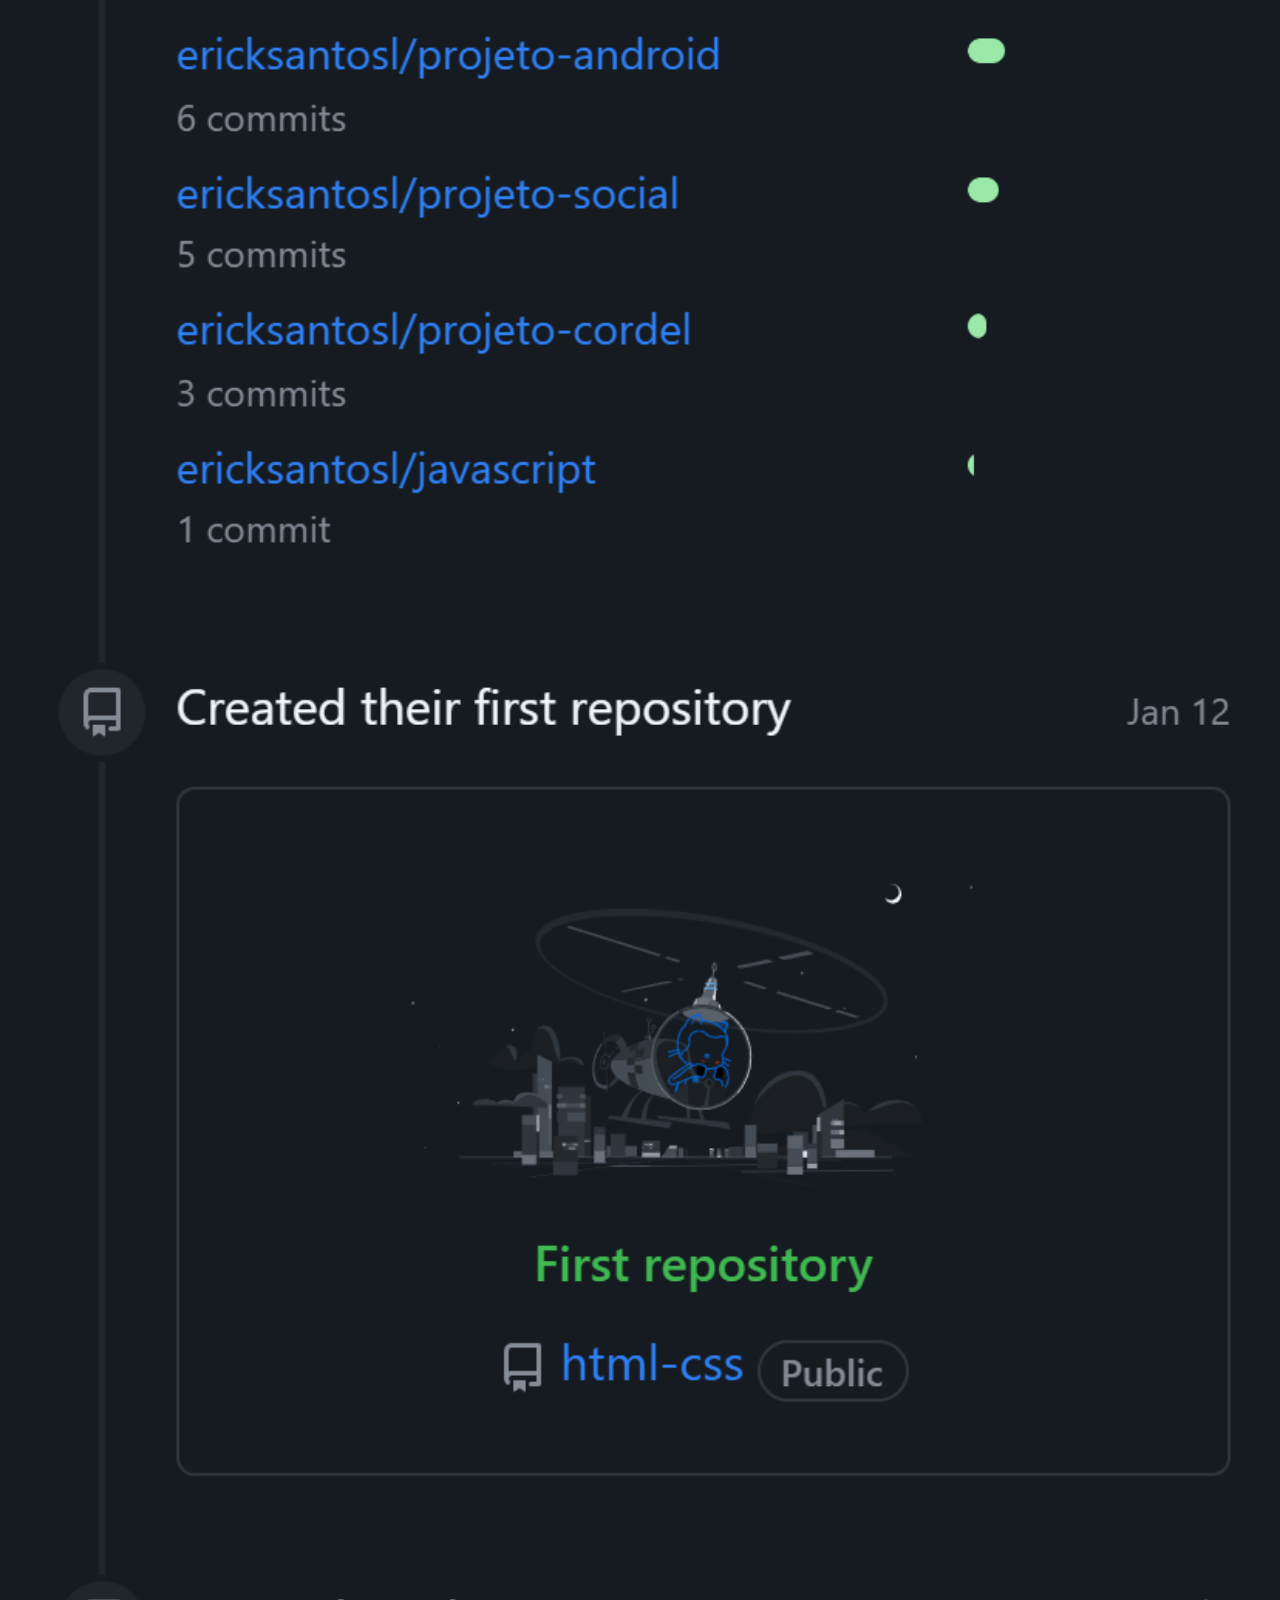
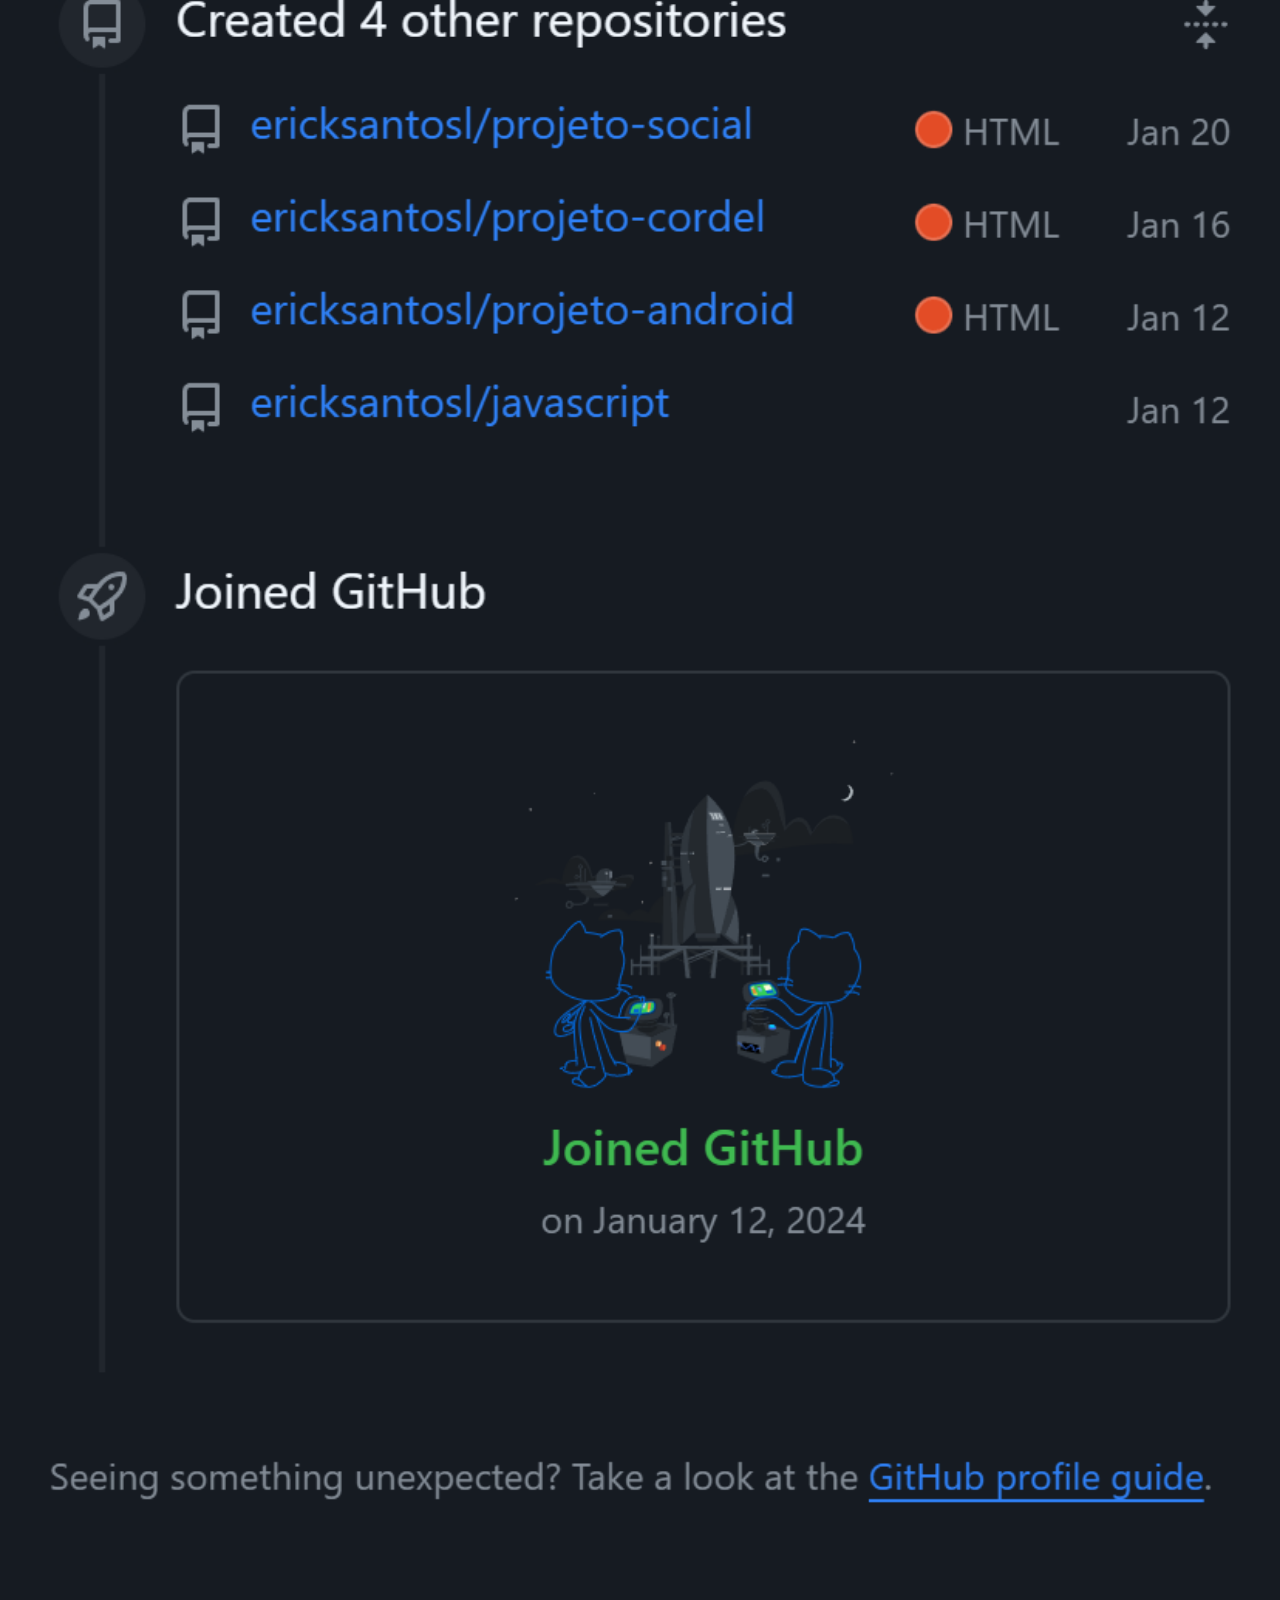
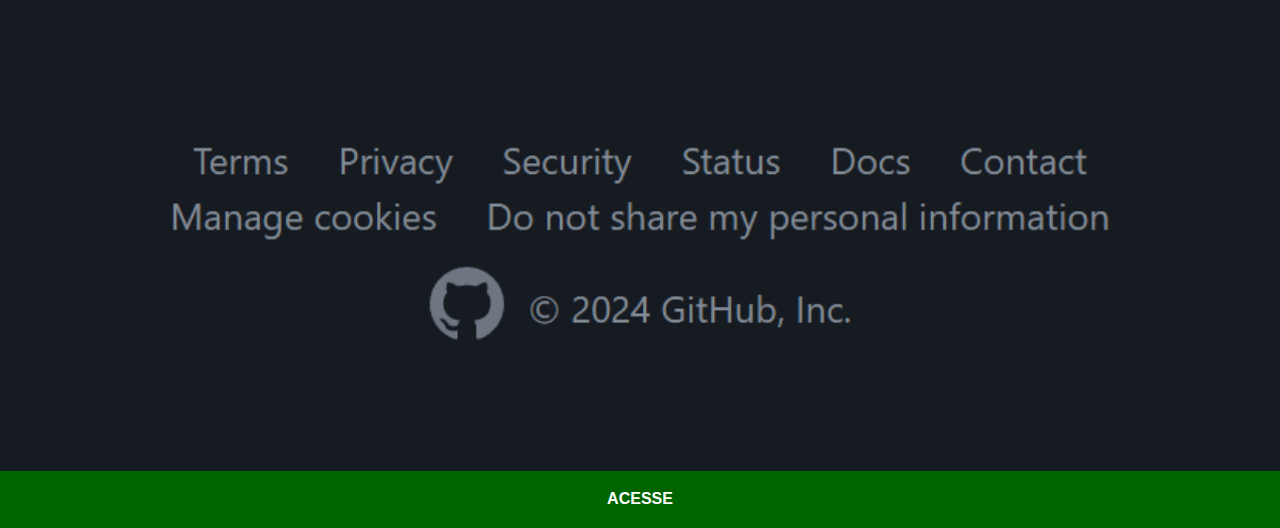
<file: github.html>
<!DOCTYPE html>
<html lang="pt-br">
<head>
    <meta charset="UTF-8">
    <meta name="viewport" content="width=device-width, initial-scale=1.0">
    <title>GitHub</title>
    <link rel="stylesheet" href="estilos/social.css">
</head>
<body>
    <img src="imagens-eu/tela-github-eu.png" alt="GitHub">
    <a href="https://github.com/ericksantosl" target="_blank">ACESSE</a>
</body>
</html>
</file>
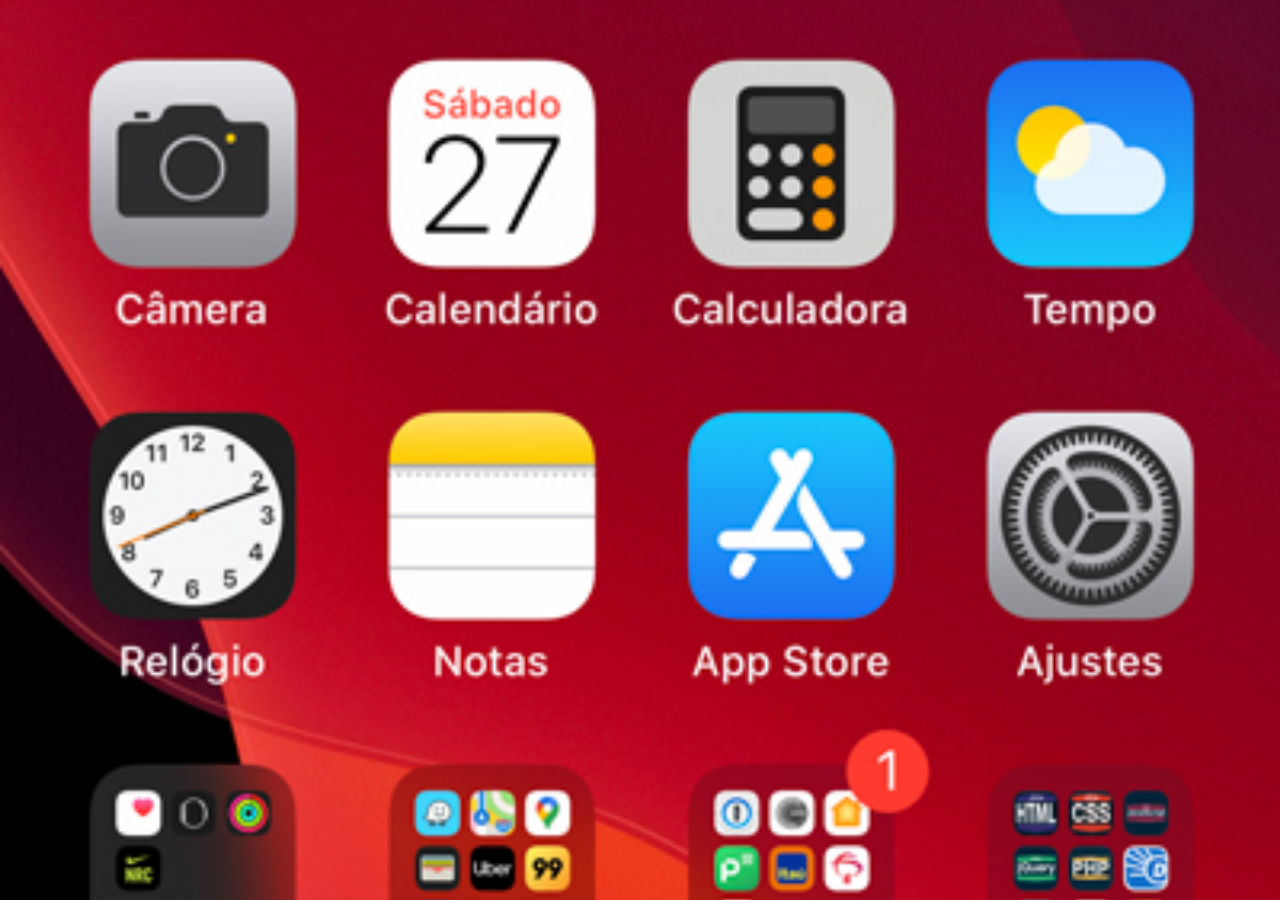
<file: home.html>
<!DOCTYPE html>
<html lang="pt-br">
<head>
    <meta charset="UTF-8">
    <meta name="viewport" content="width=device-width, initial-scale=1.0">
    <title>Home</title>
    <style>
        * {
            margin: 0px;
            padding: 0px;
        }

        body {
            width: 100vw;
            height: 100vh;
            background: black url(imagens/tela-home.jpg) no-repeat top center;
            background-size: cover;
        }
    </style>
</head>
<body>
    
</body>
</html>
</file>
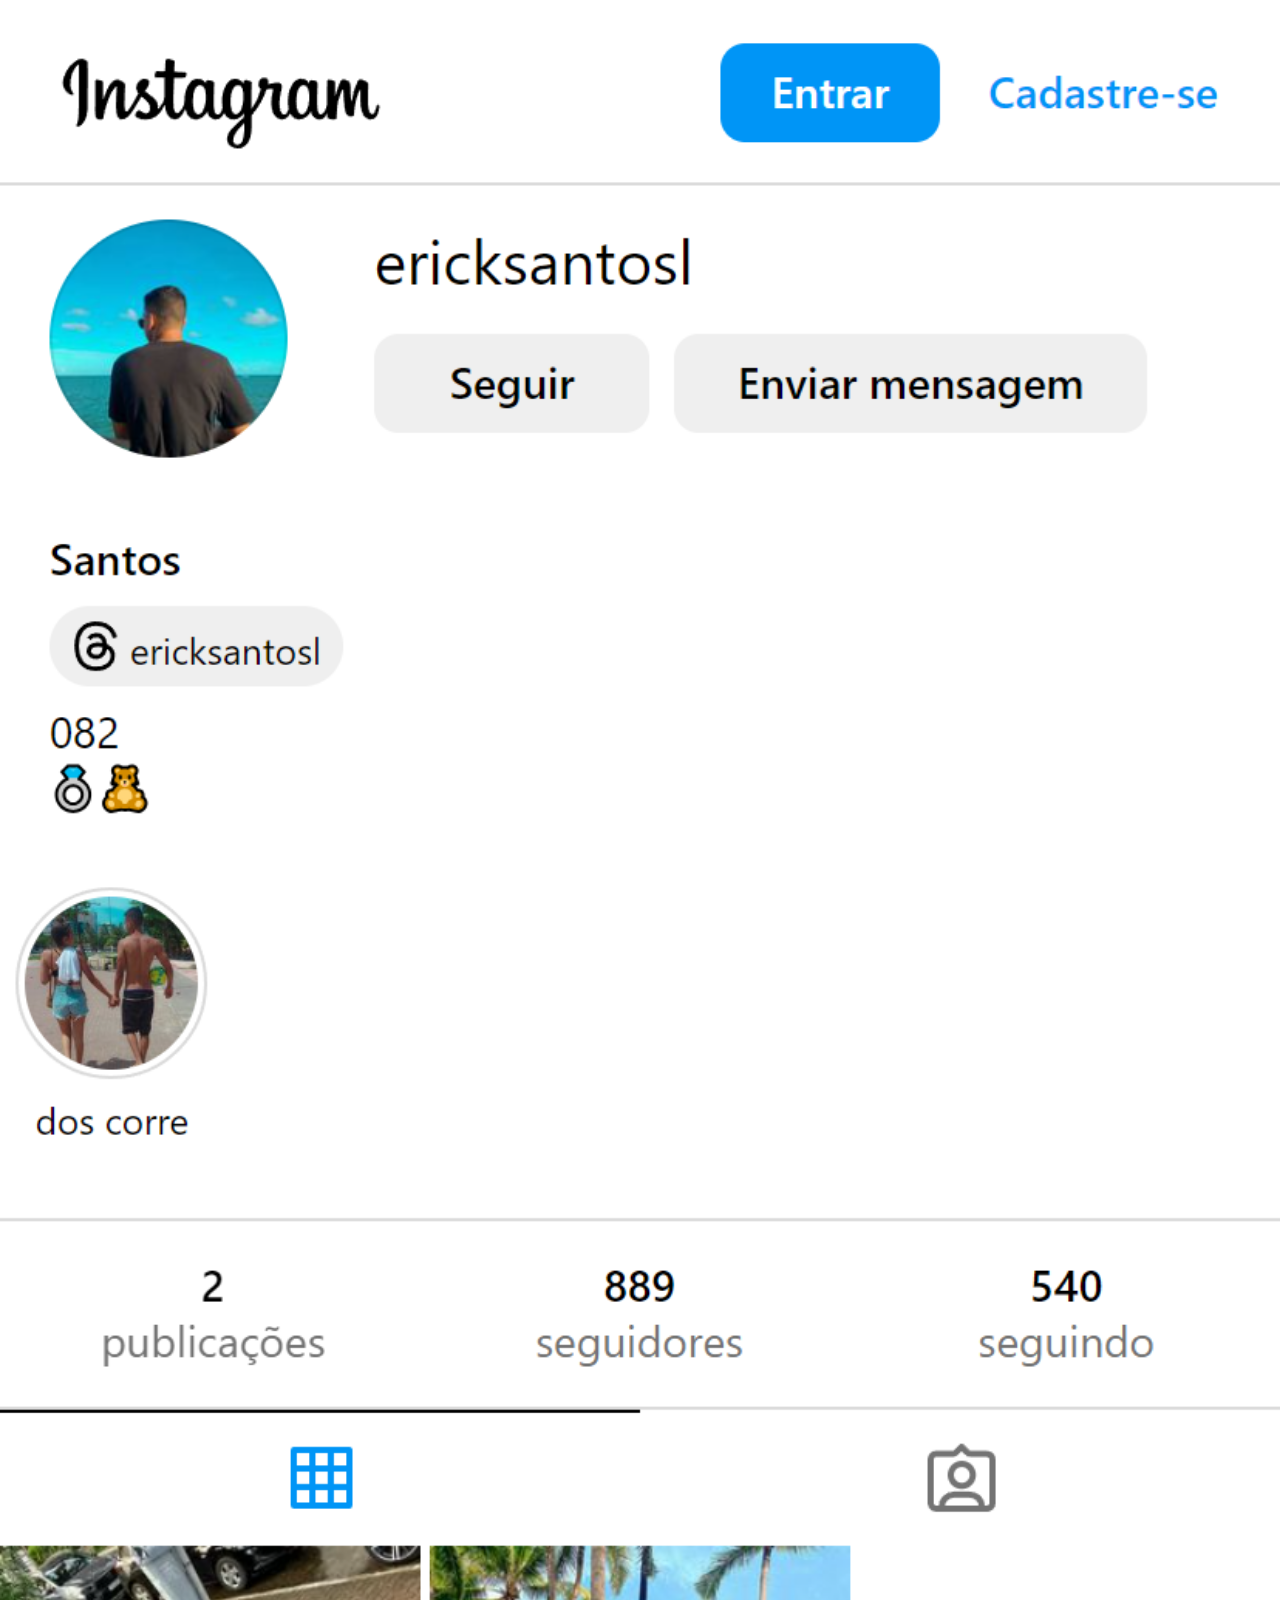
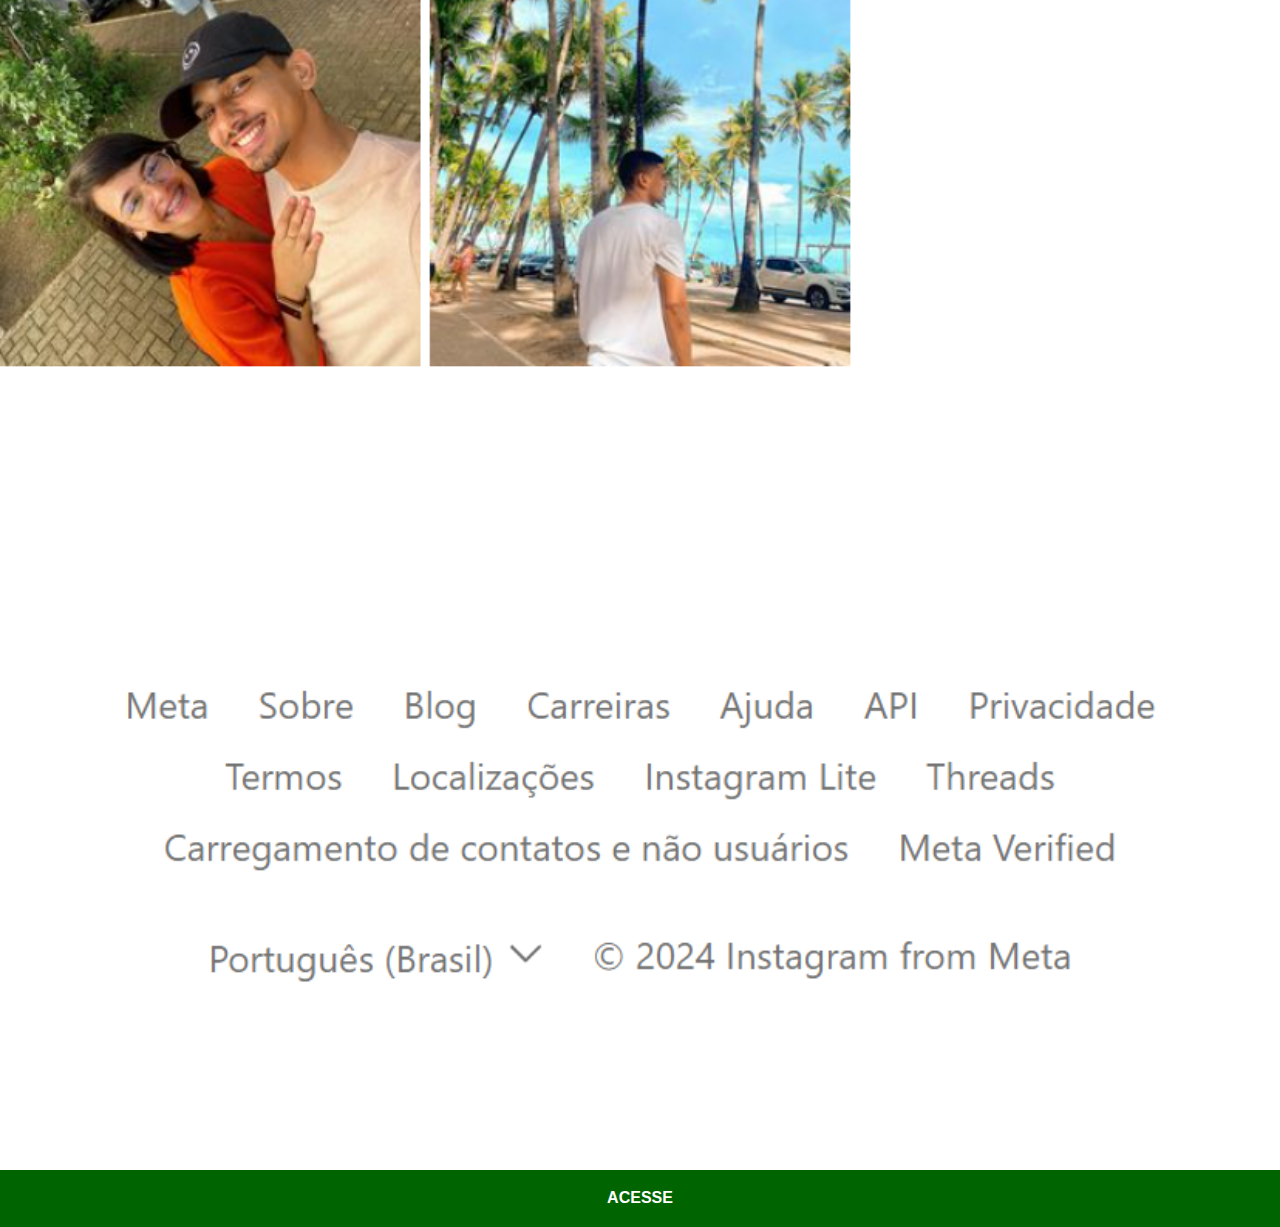
<file: instagram.html>
<!DOCTYPE html>
<html lang="pt-br">
<head>
    <meta charset="UTF-8">
    <meta name="viewport" content="width=device-width, initial-scale=1.0">
    <title>Instagram</title>
    <link rel="stylesheet" href="estilos/social.css">
</head>
<body>
    <img src="imagens-eu/tela-instagram-eu.png" alt="Instagram">
    <a href="https://www.instagram.com/ericksantosl" target="_blank">ACESSE</a>
</body>
</html>
</file>
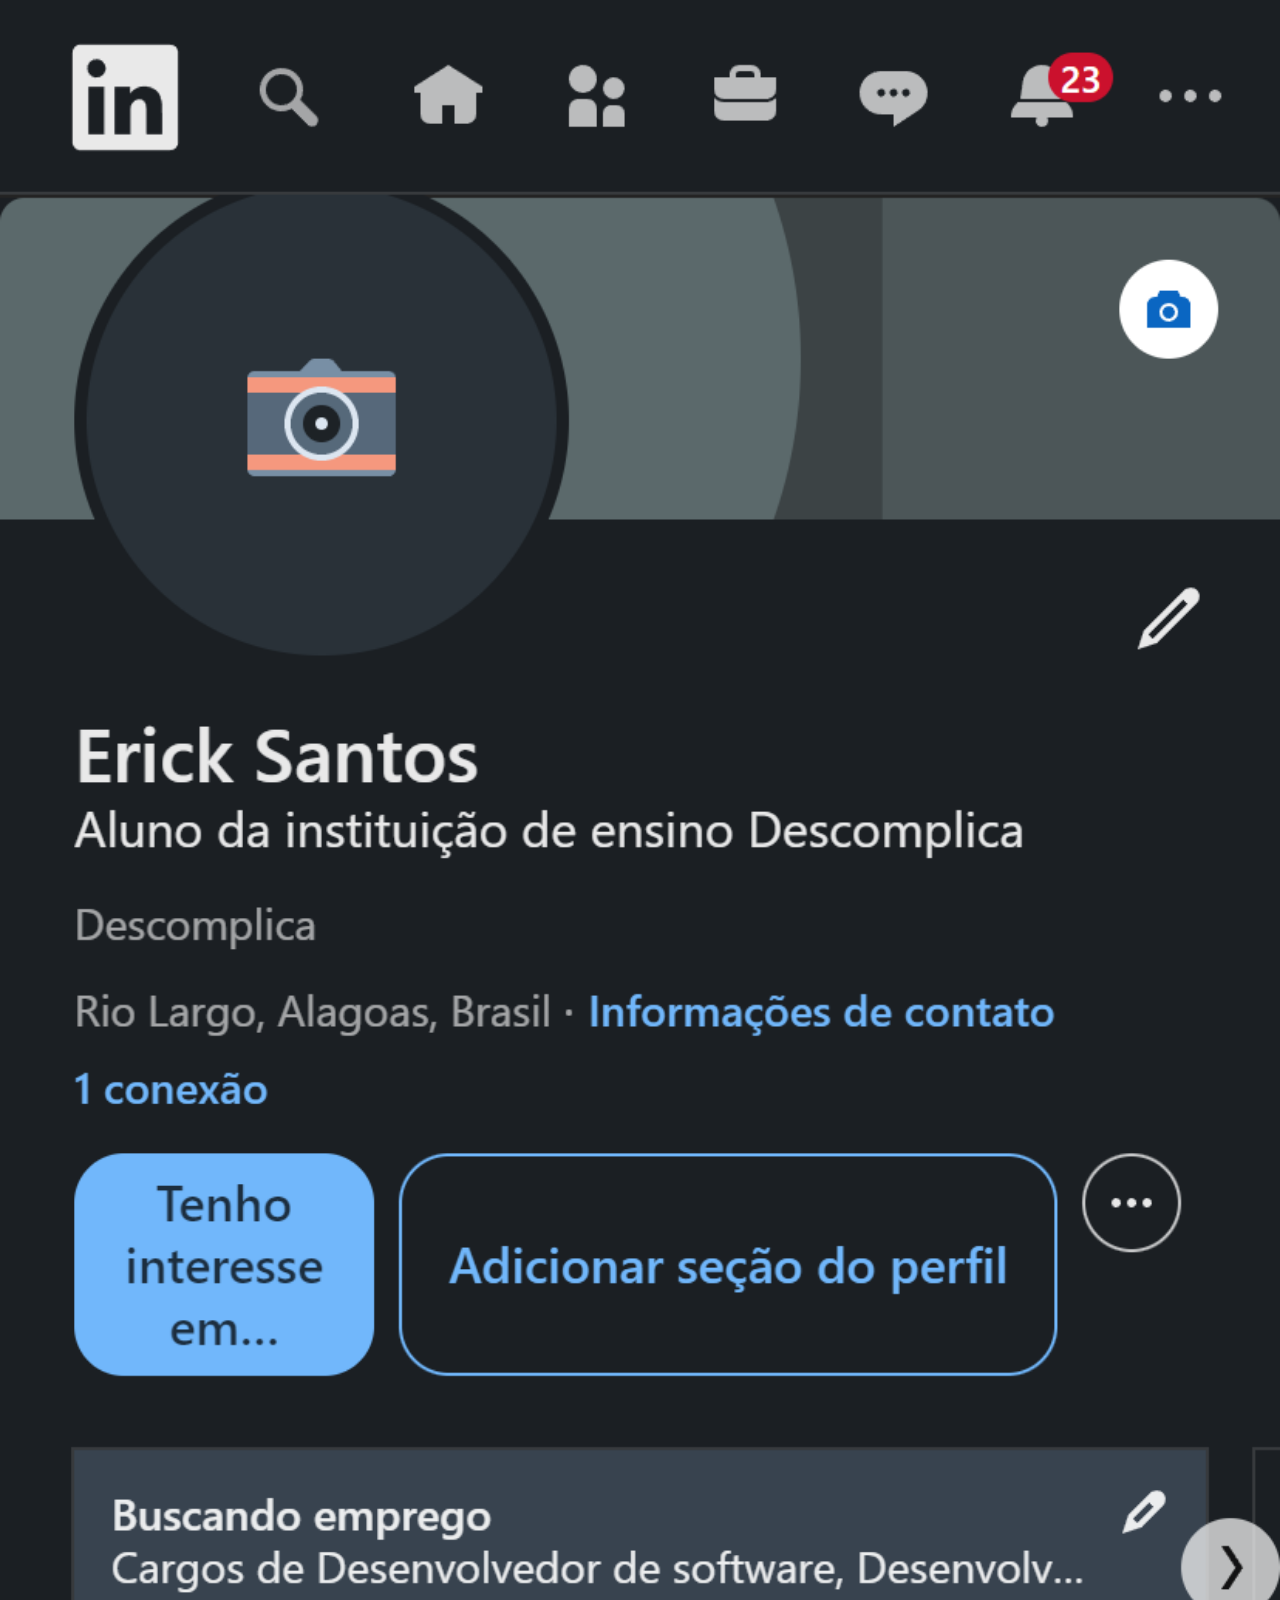
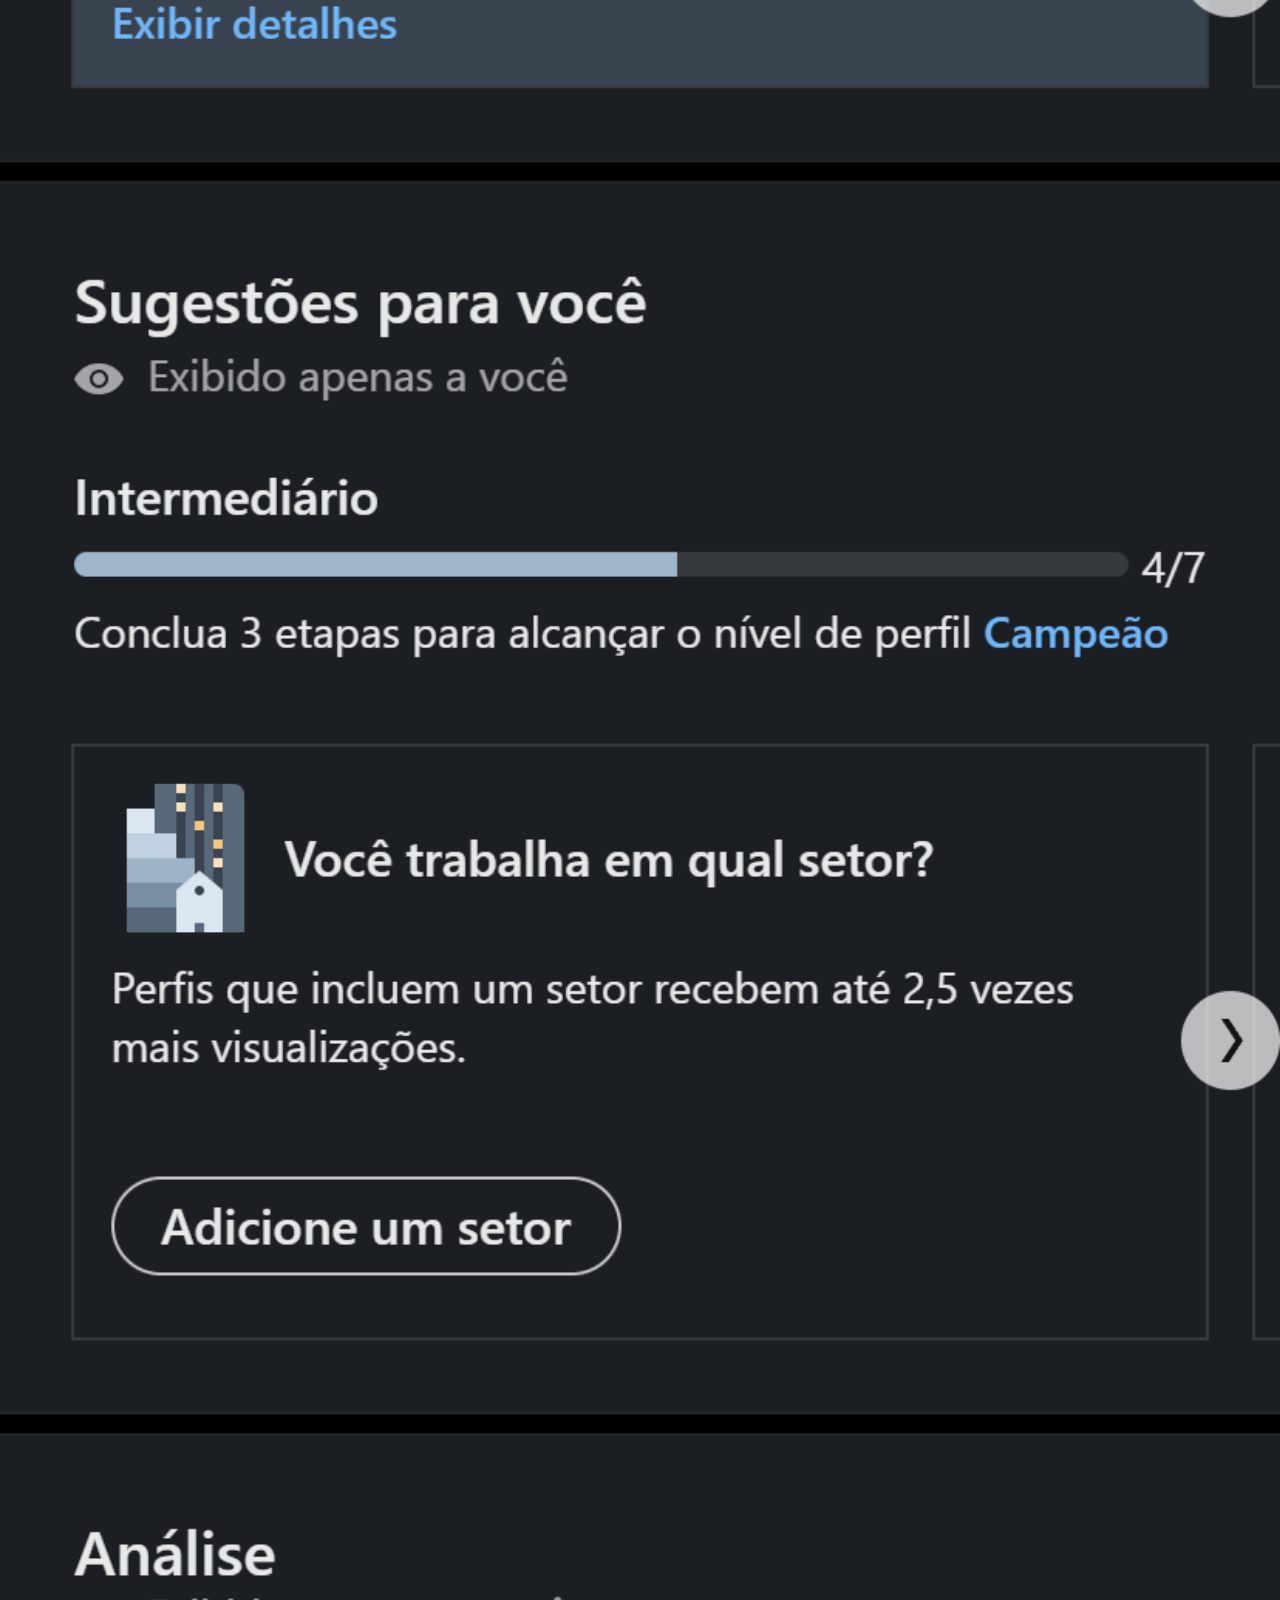
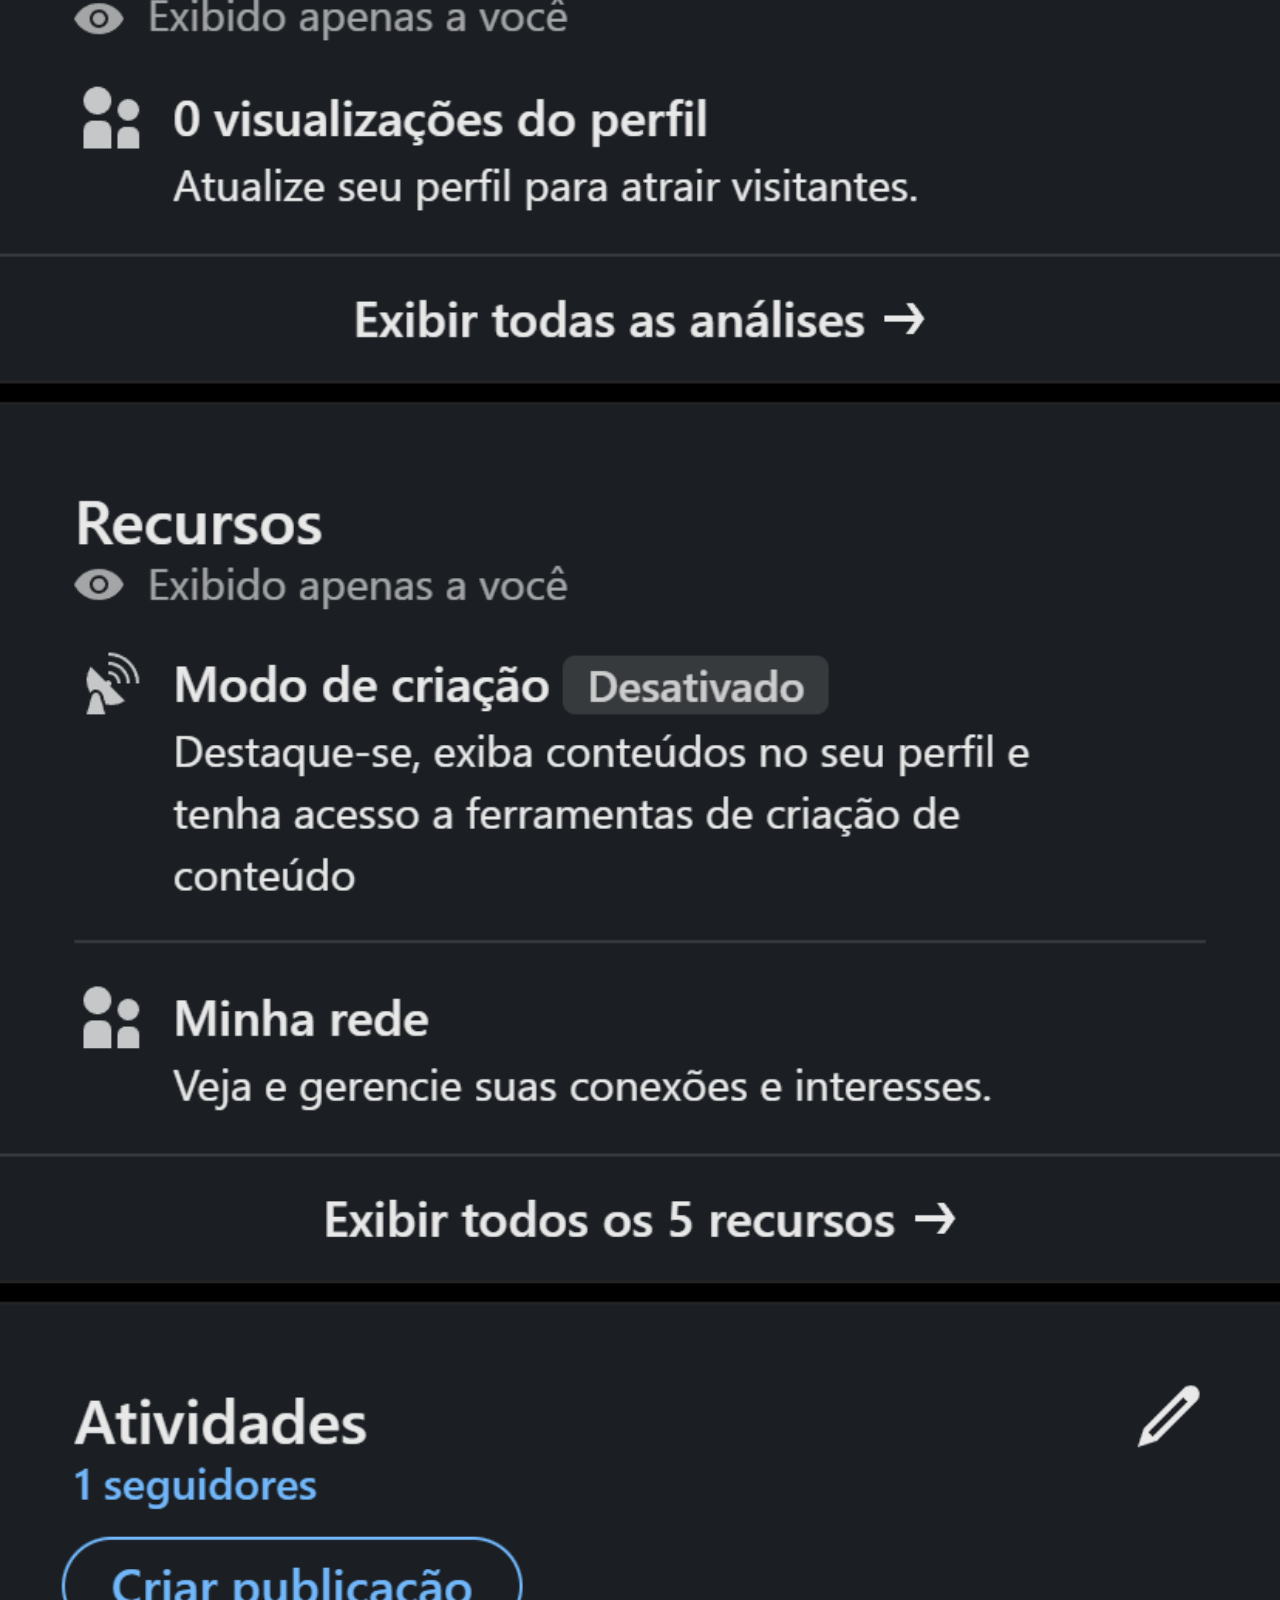
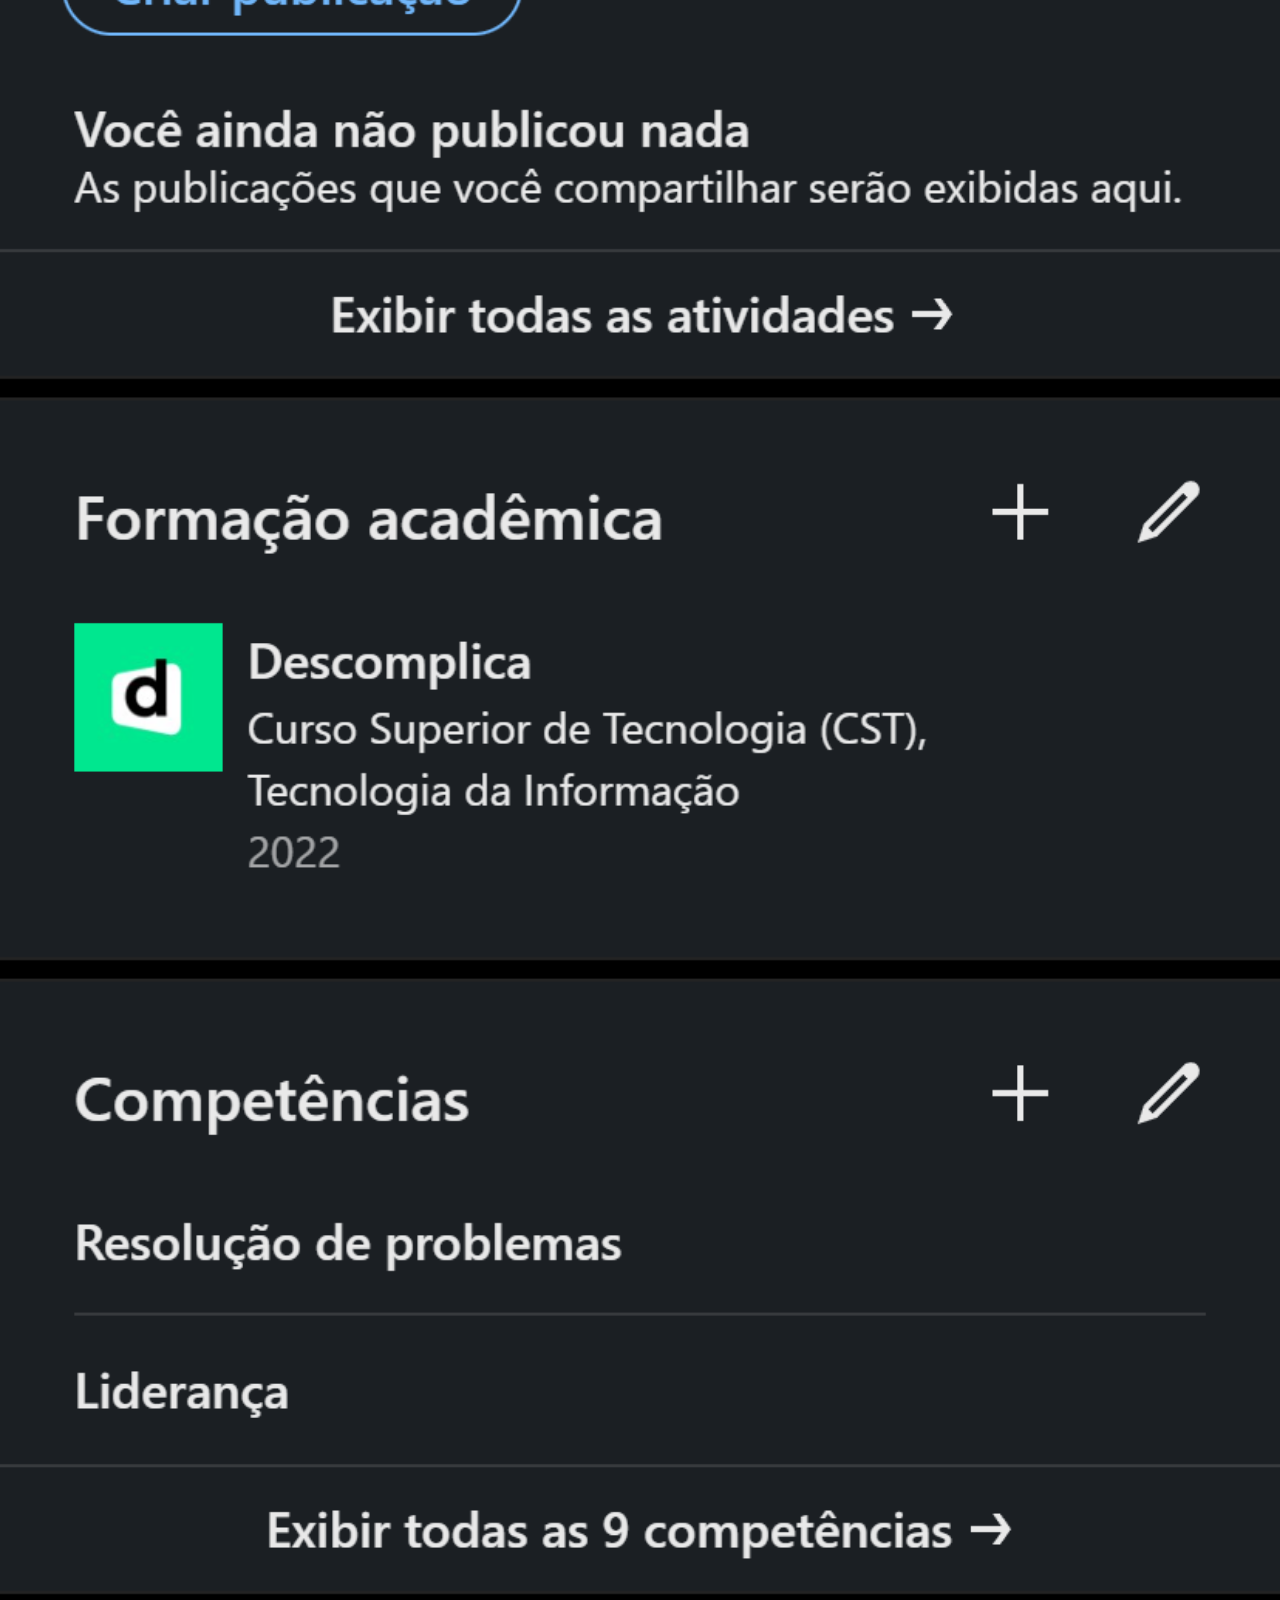
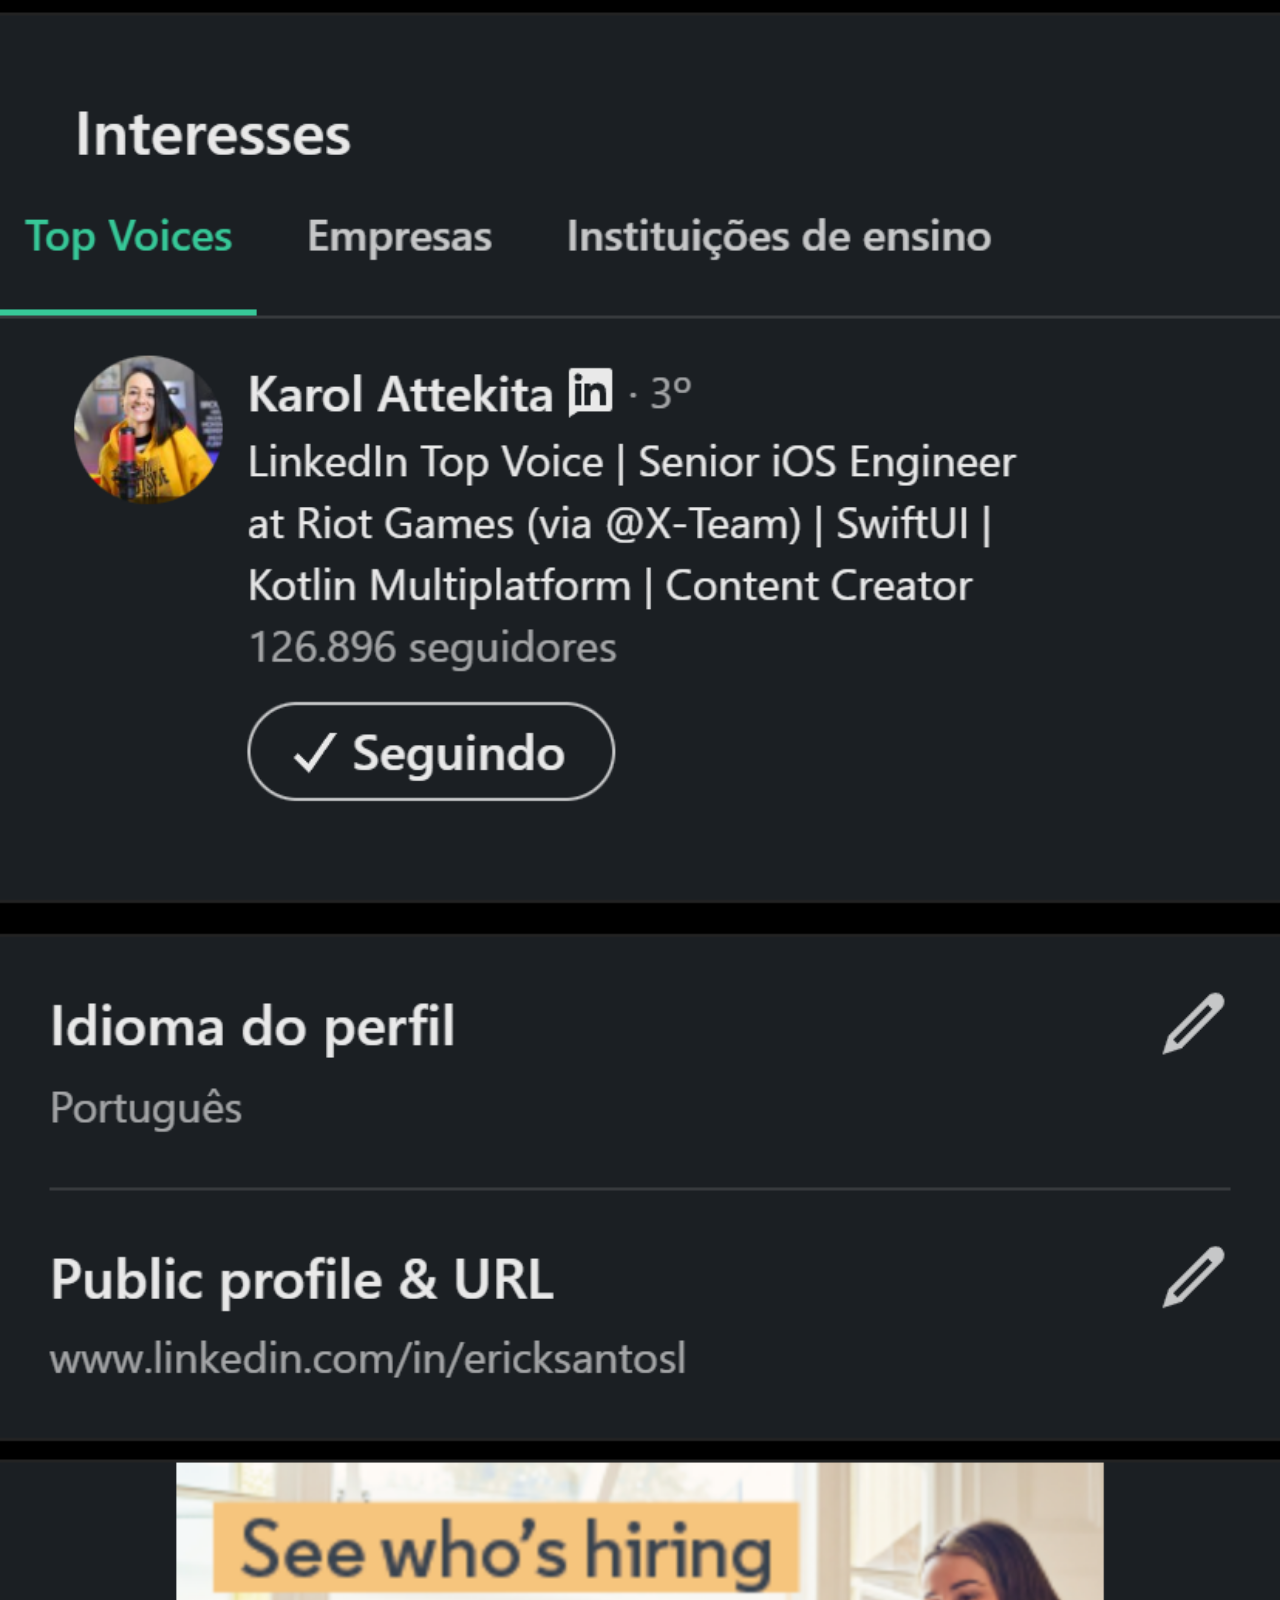
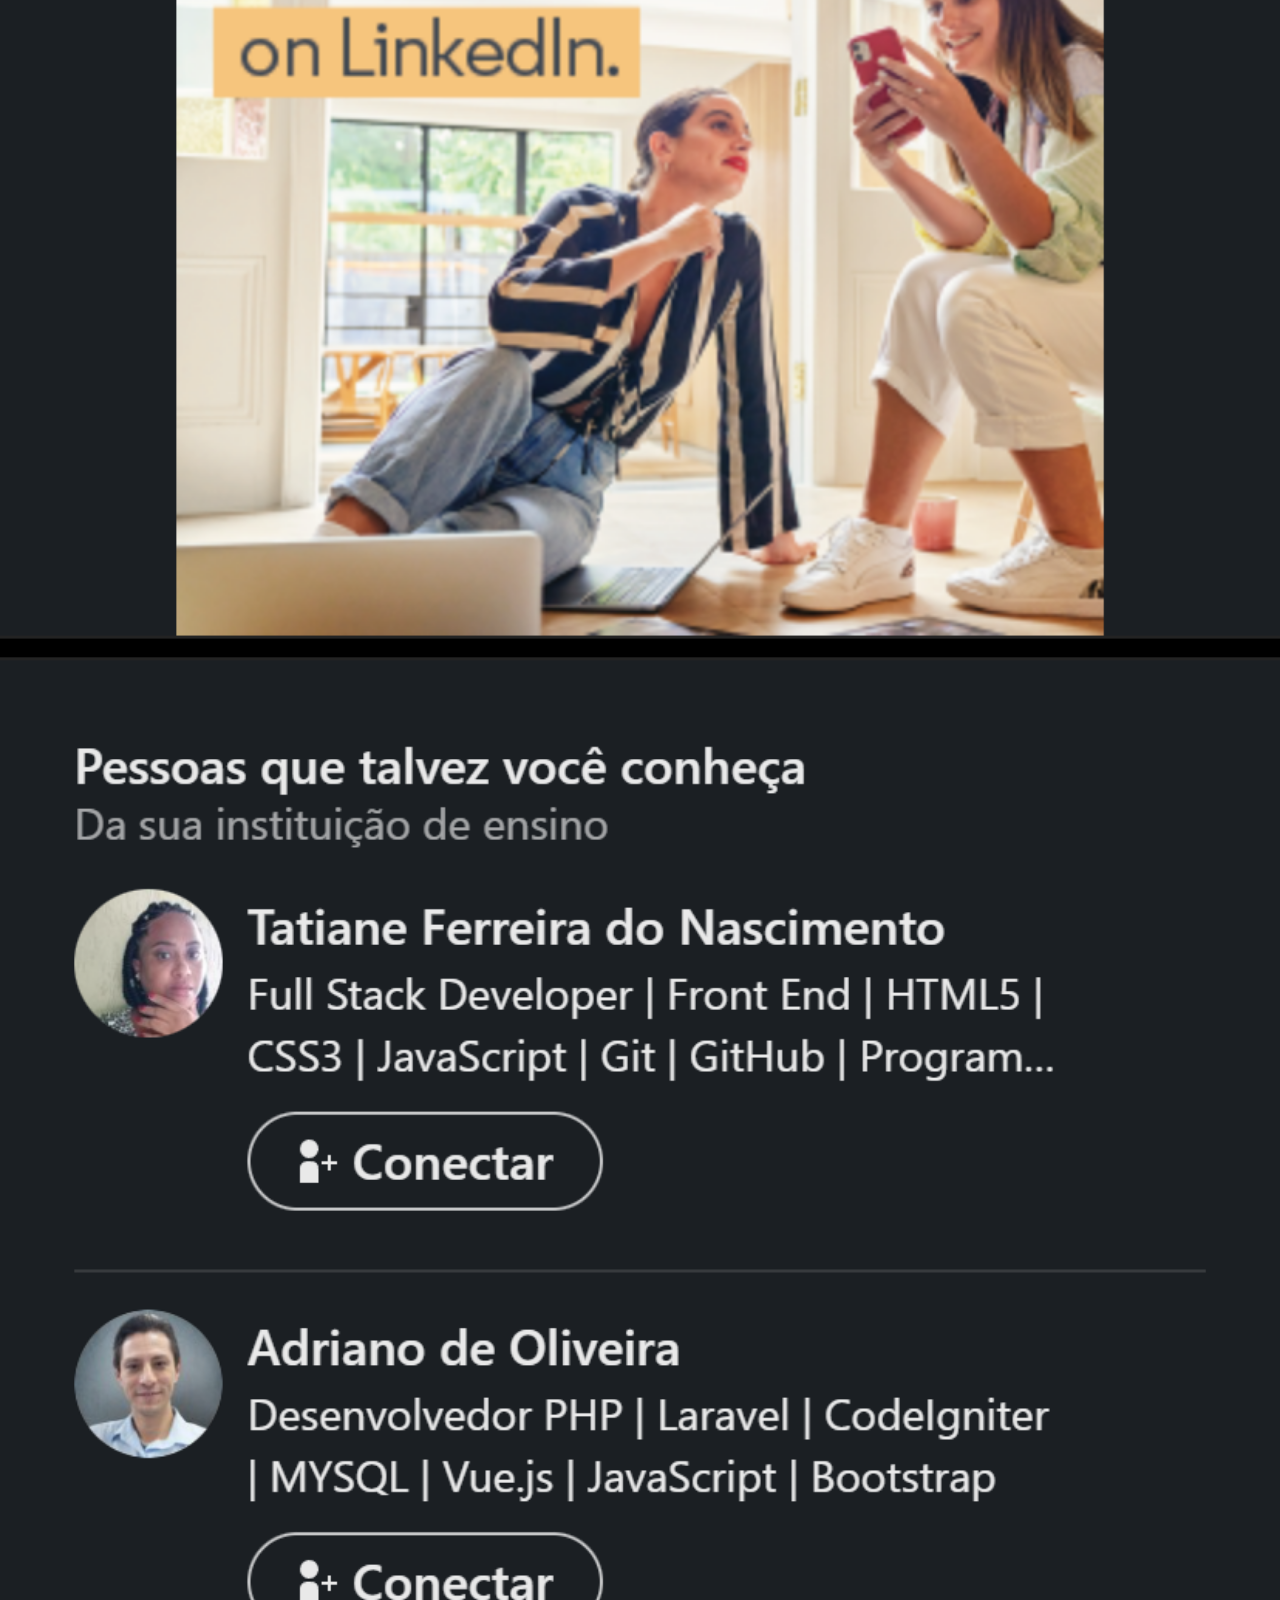
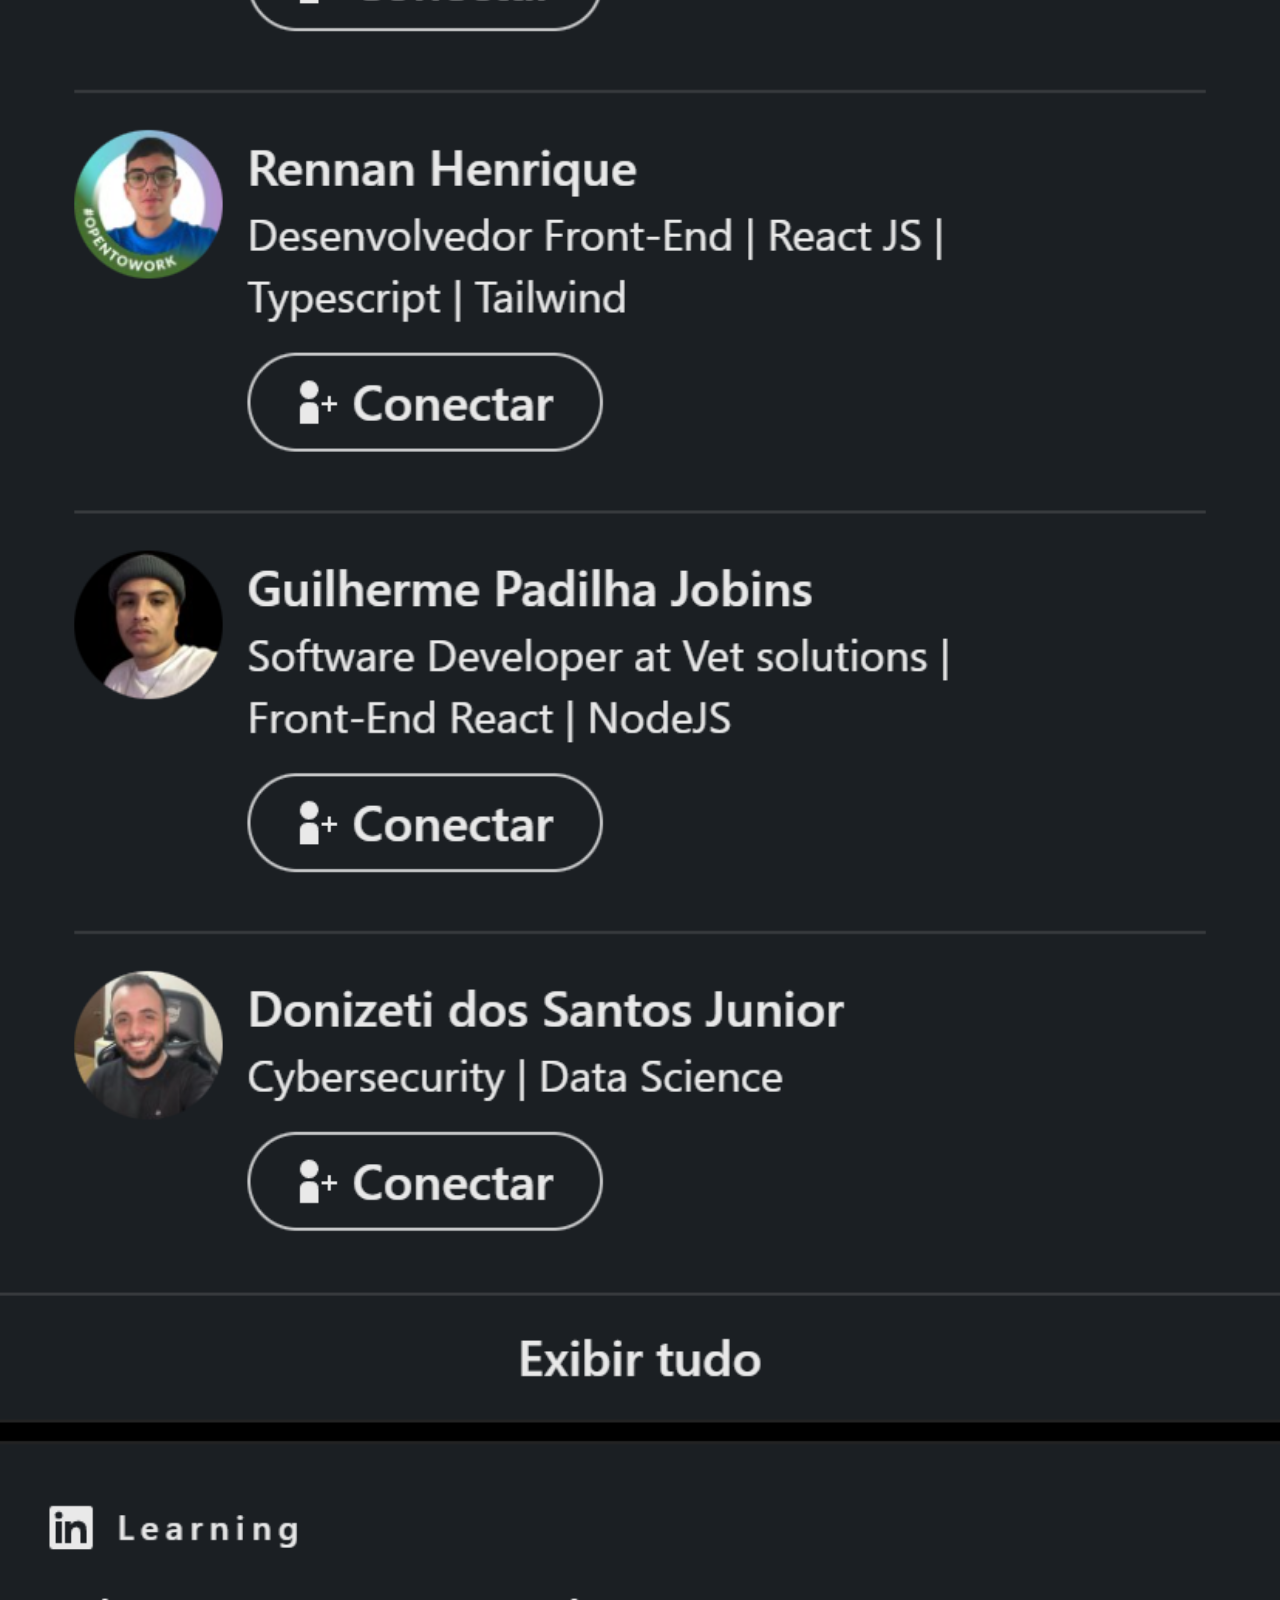
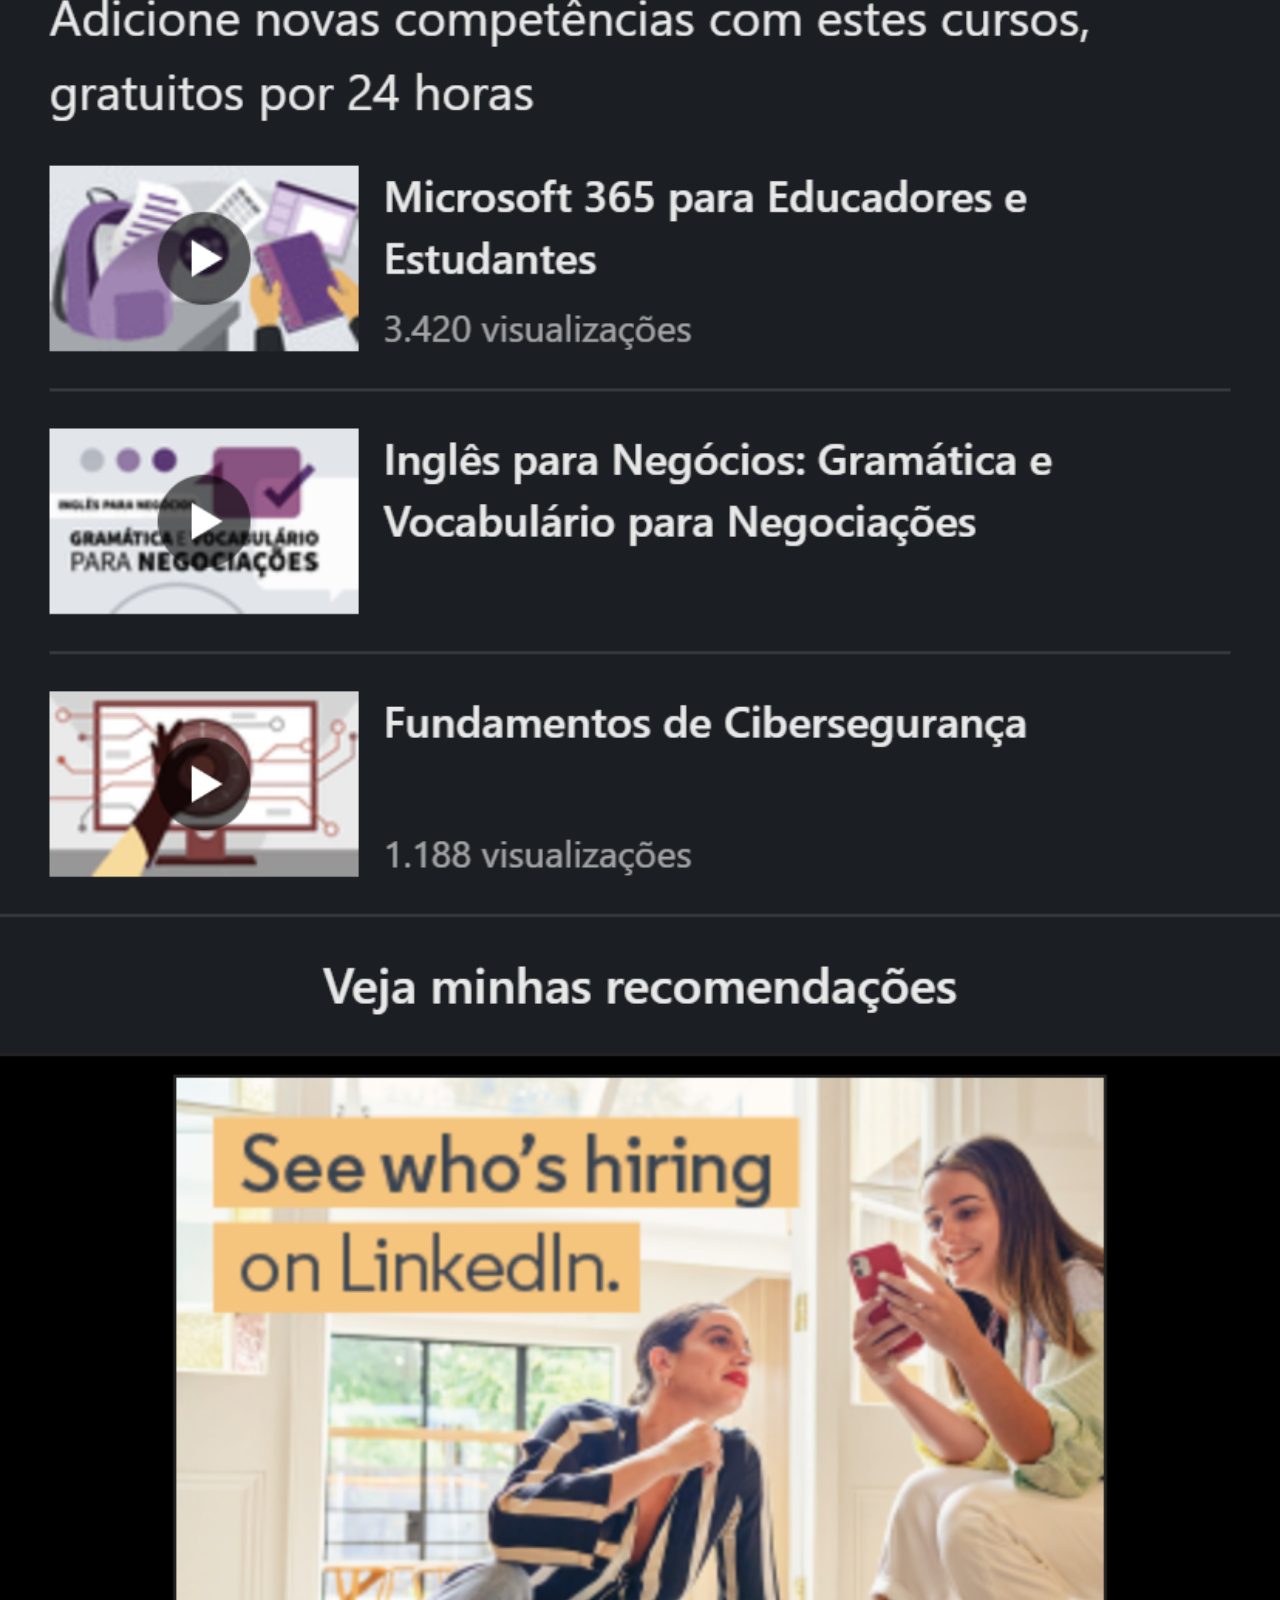
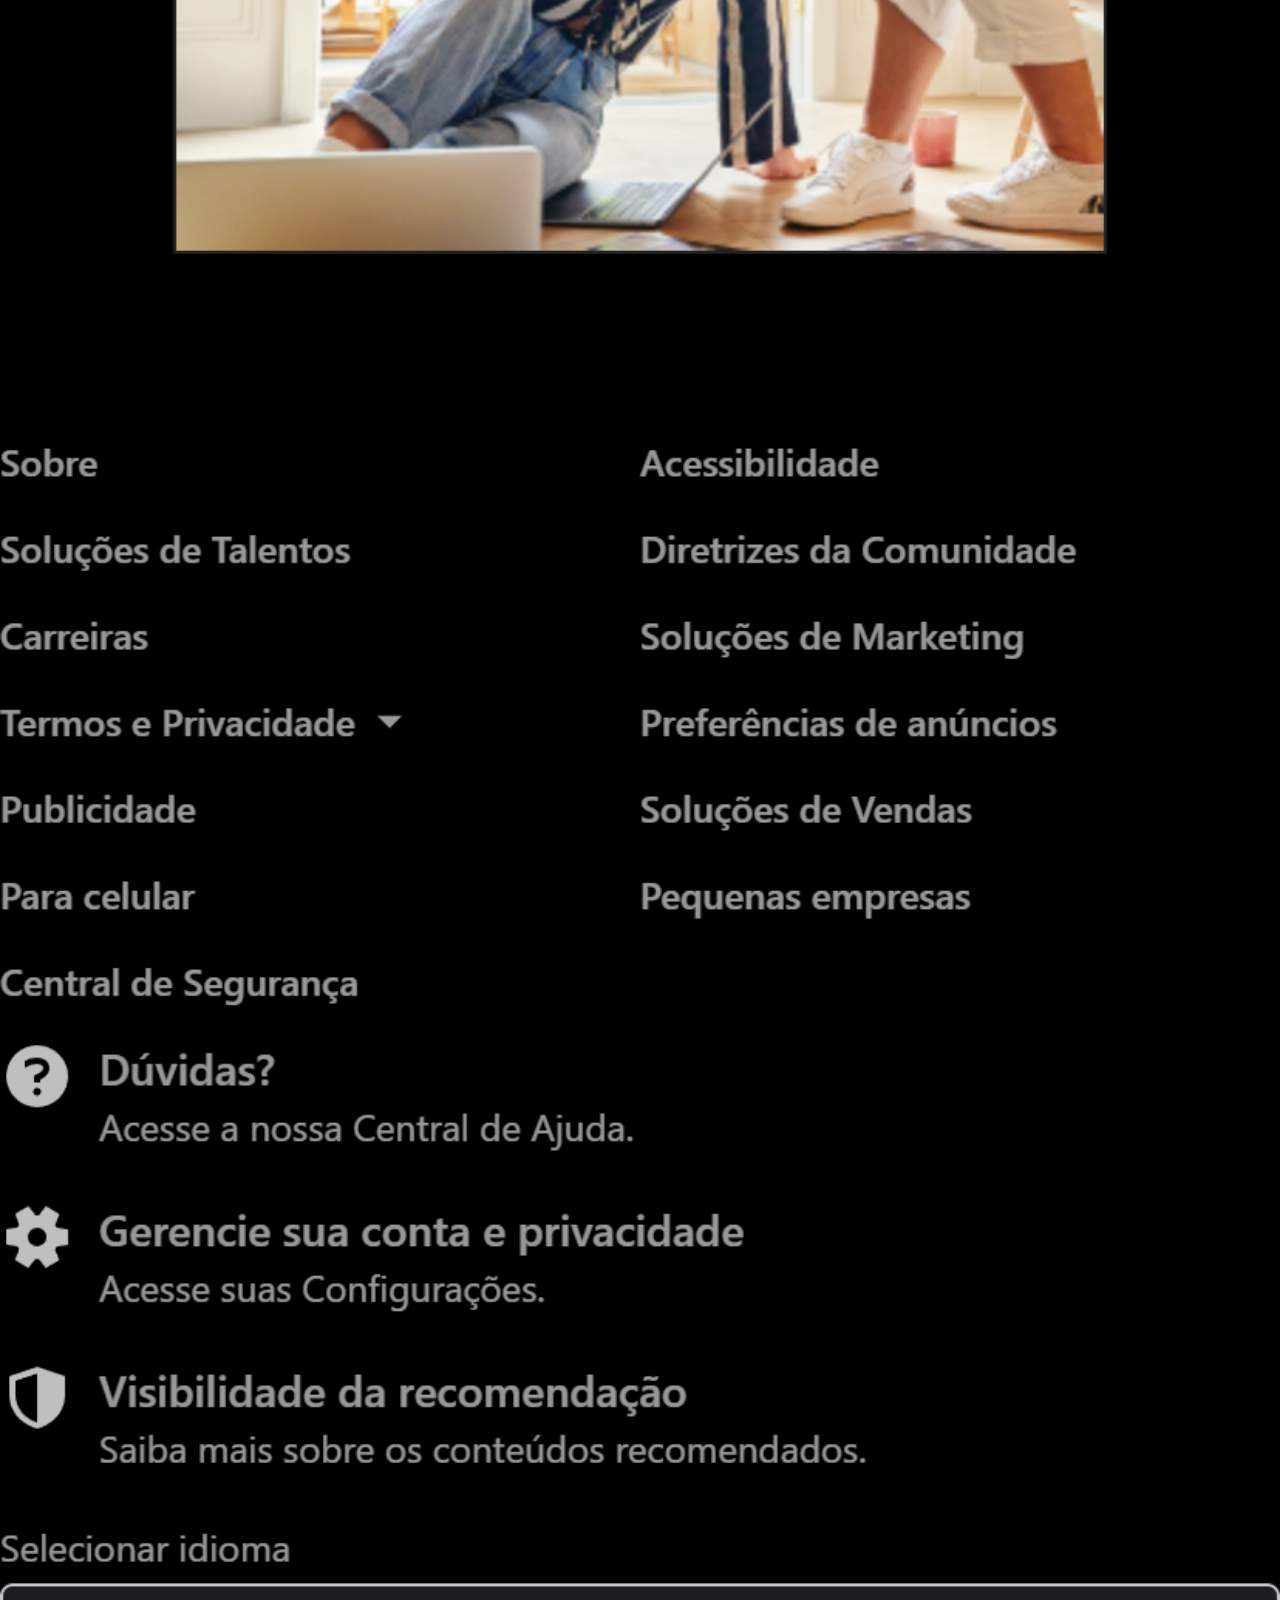
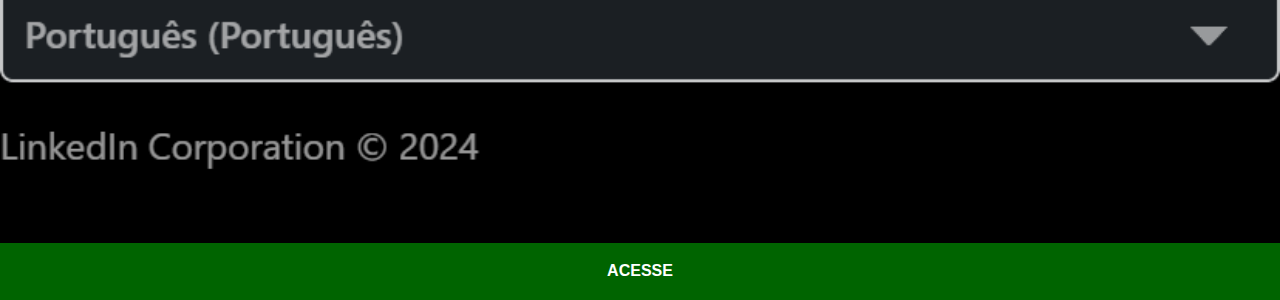
<file: linkedin.html>
<!DOCTYPE html>
<html lang="pt-br">
<head>
    <meta charset="UTF-8">
    <meta name="viewport" content="width=device-width, initial-scale=1.0">
    <title>Facebook</title>
    <link rel="stylesheet" href="estilos/social.css">
</head>
<body>
    <img src="imagens-eu/tela-linkedin.png" alt="Linkedin">
    <a href="https://www.linkedin.com/in/ericksantosl/" target="_blank">ACESSE</a>
</body>
</html>
</file>
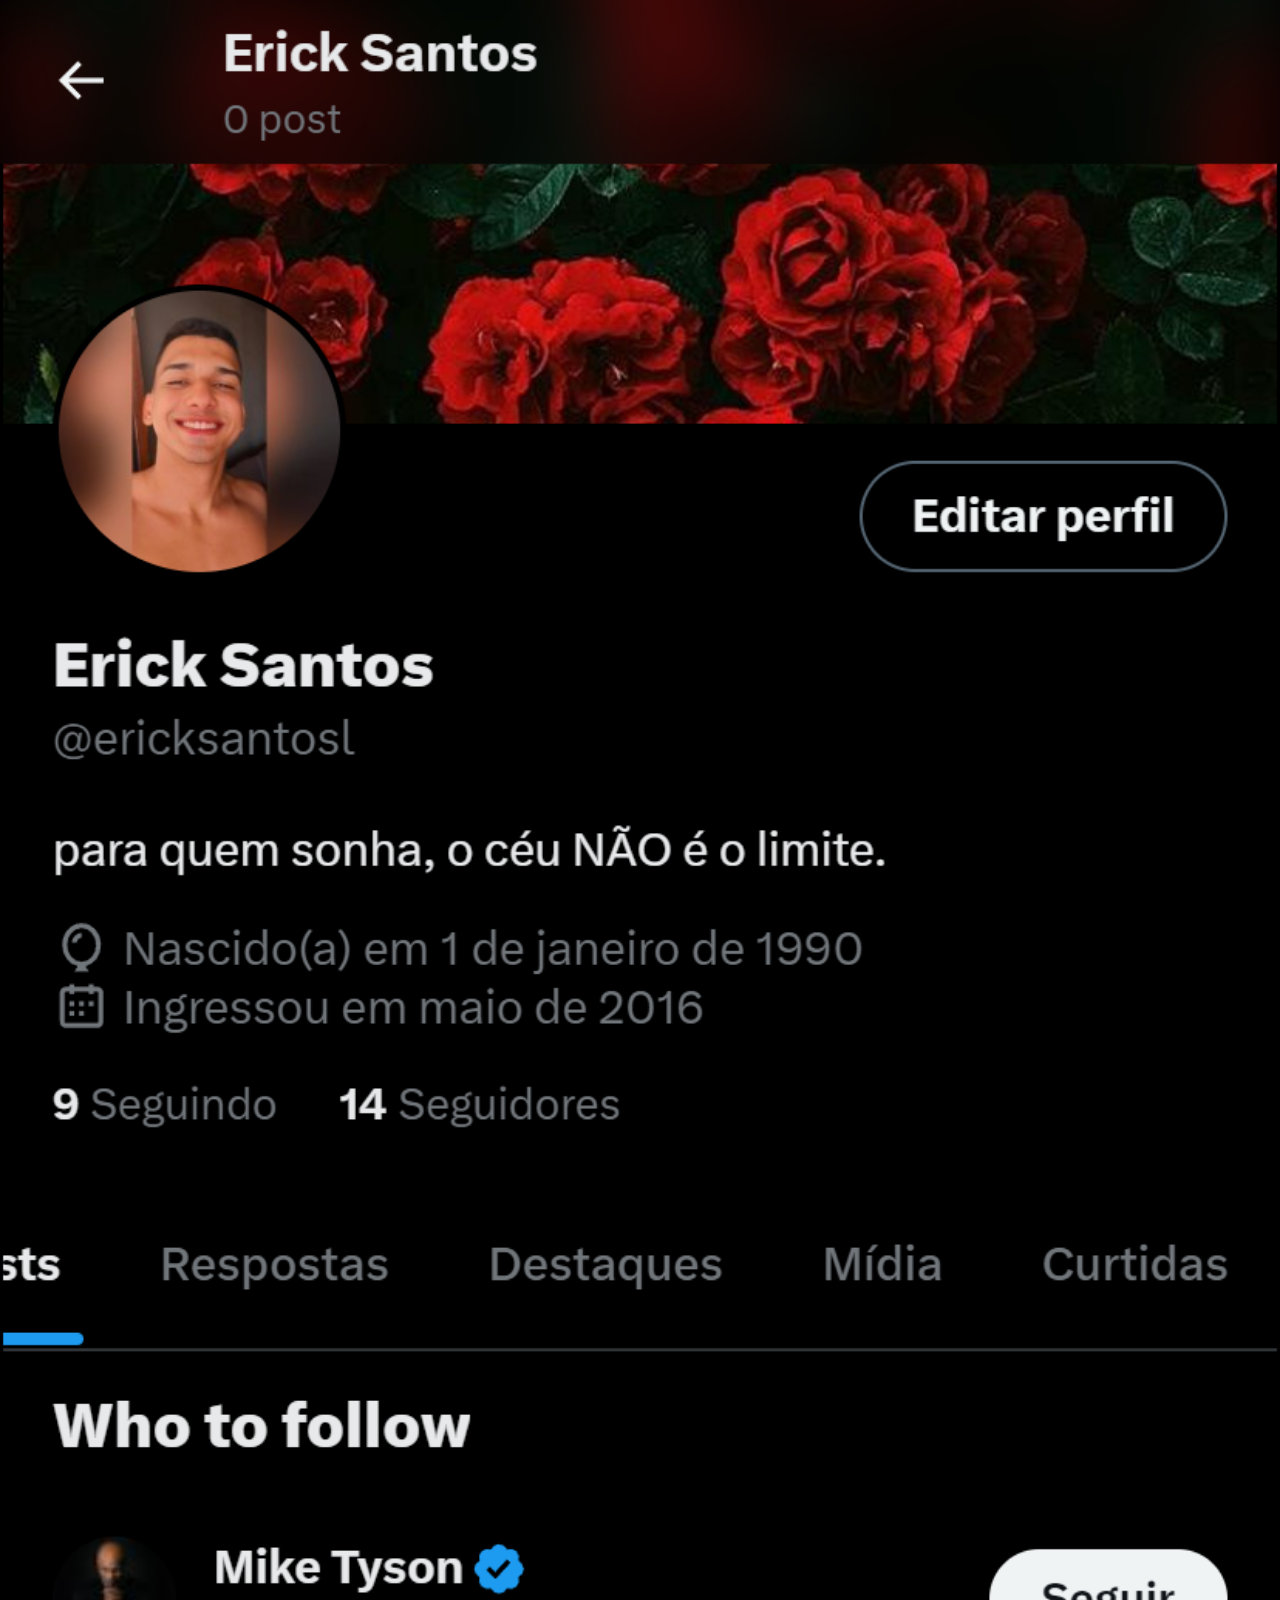
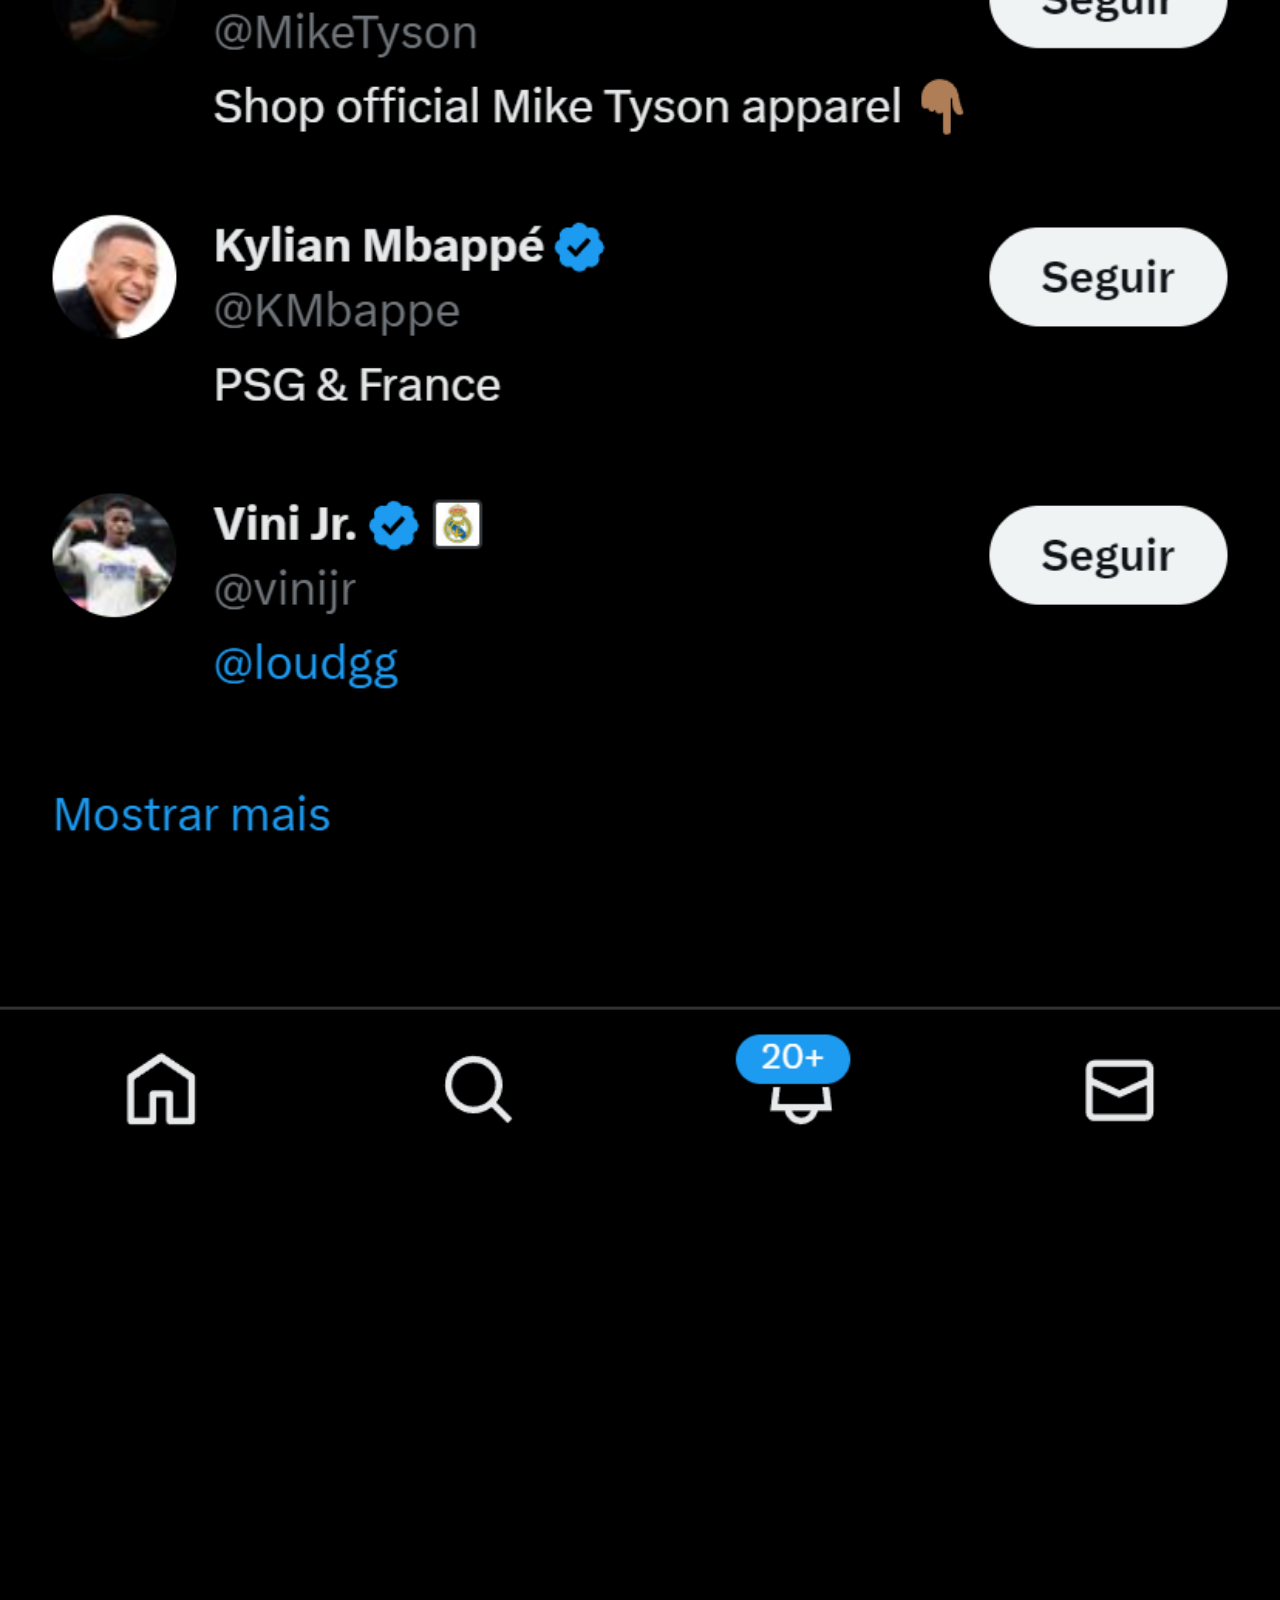
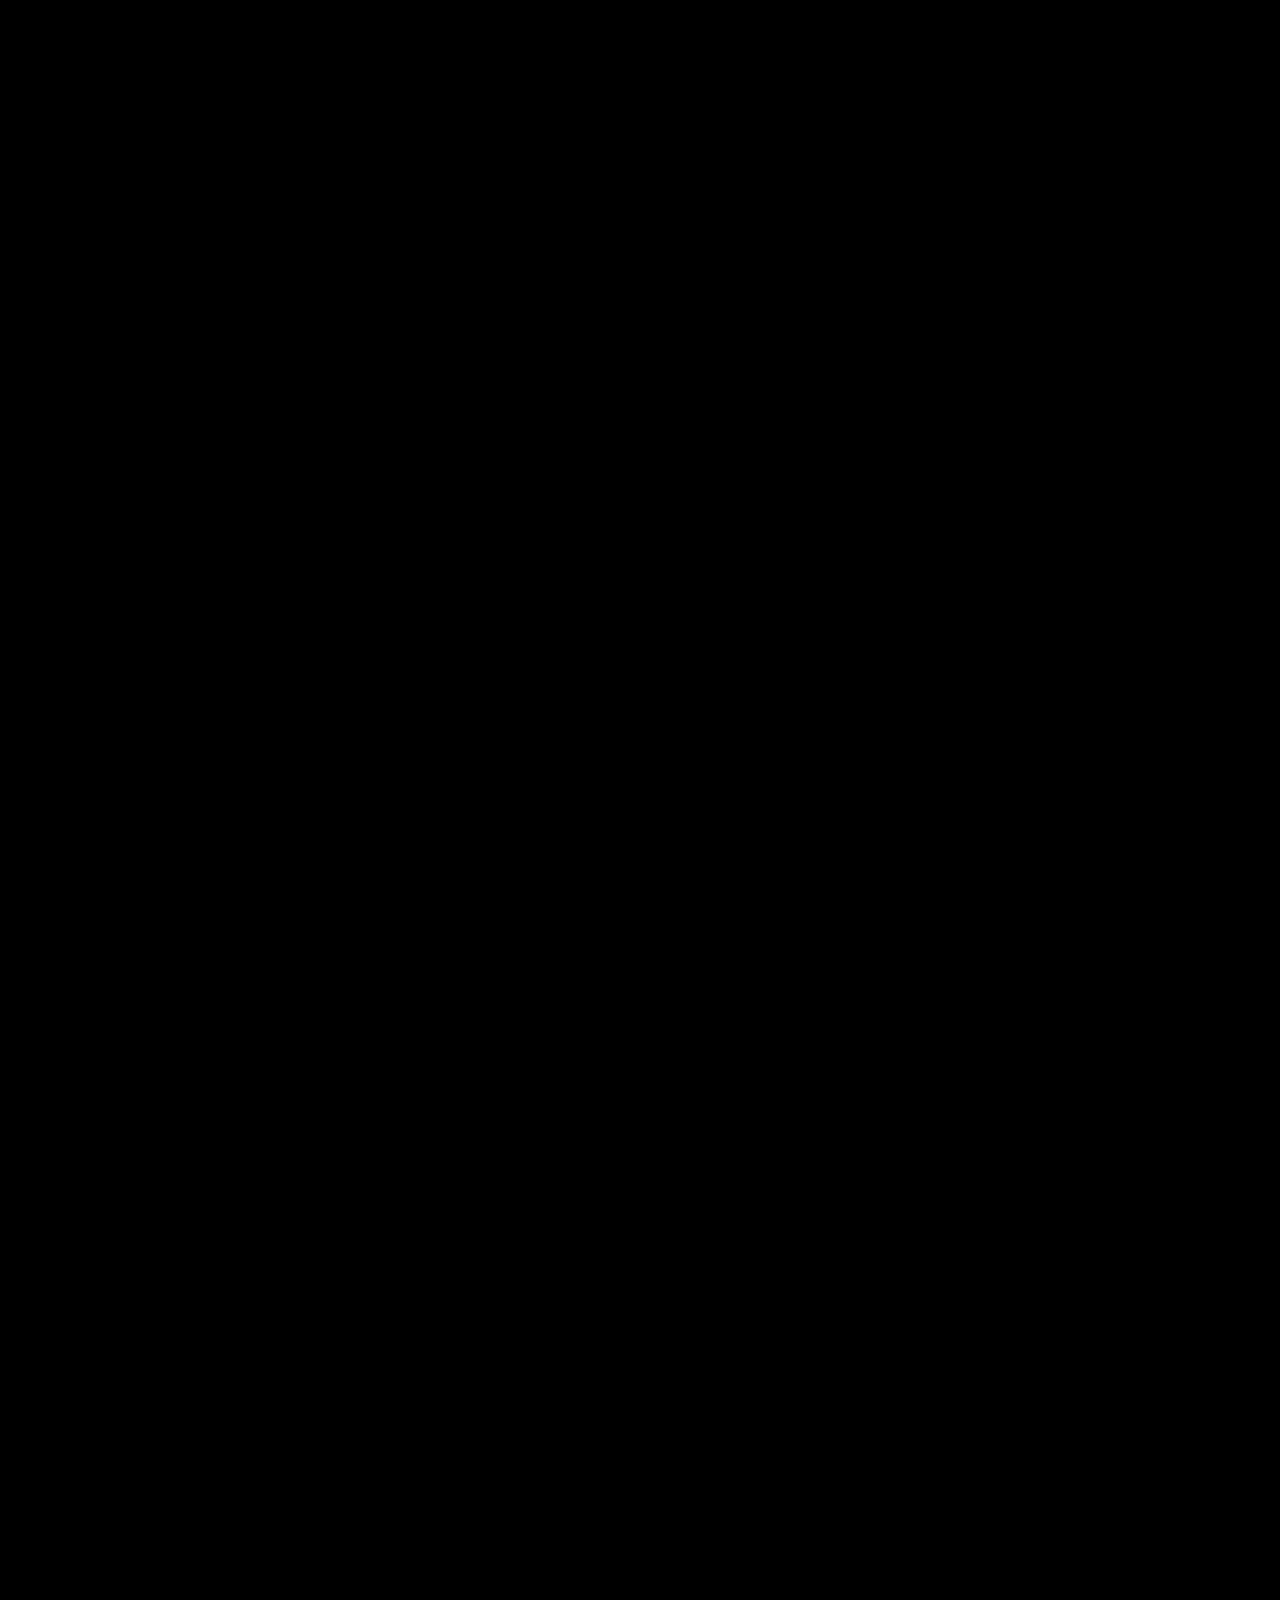
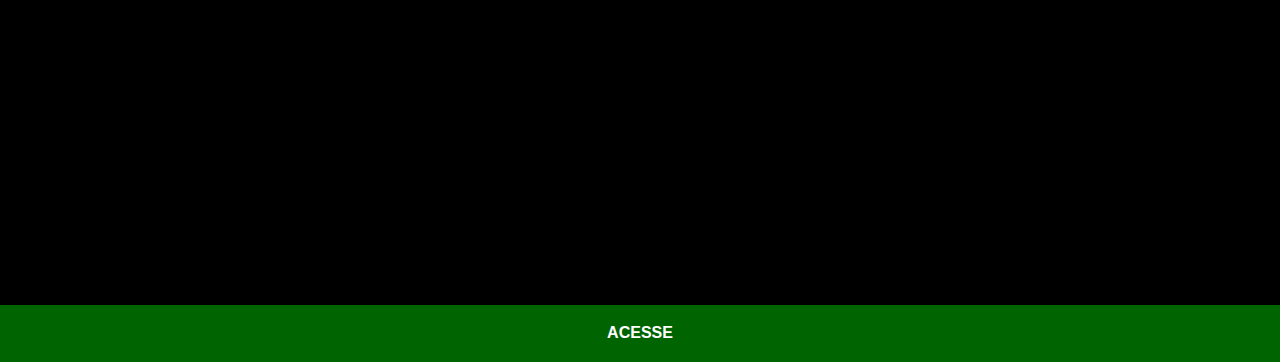
<file: twitter.html>
<!DOCTYPE html>
<html lang="pt-br">
<head>
    <meta charset="UTF-8">
    <meta name="viewport" content="width=device-width, initial-scale=1.0">
    <title>Twitter</title>
    <link rel="stylesheet" href="estilos/social.css">
</head>
<body>
    <img src="imagens-eu/tela-twitter-eu.png" alt="Twitter">
    <a href="https://twitter.com/ericksantosl" target="_blank">ACESSE</a>
</body>
</html>
</file>
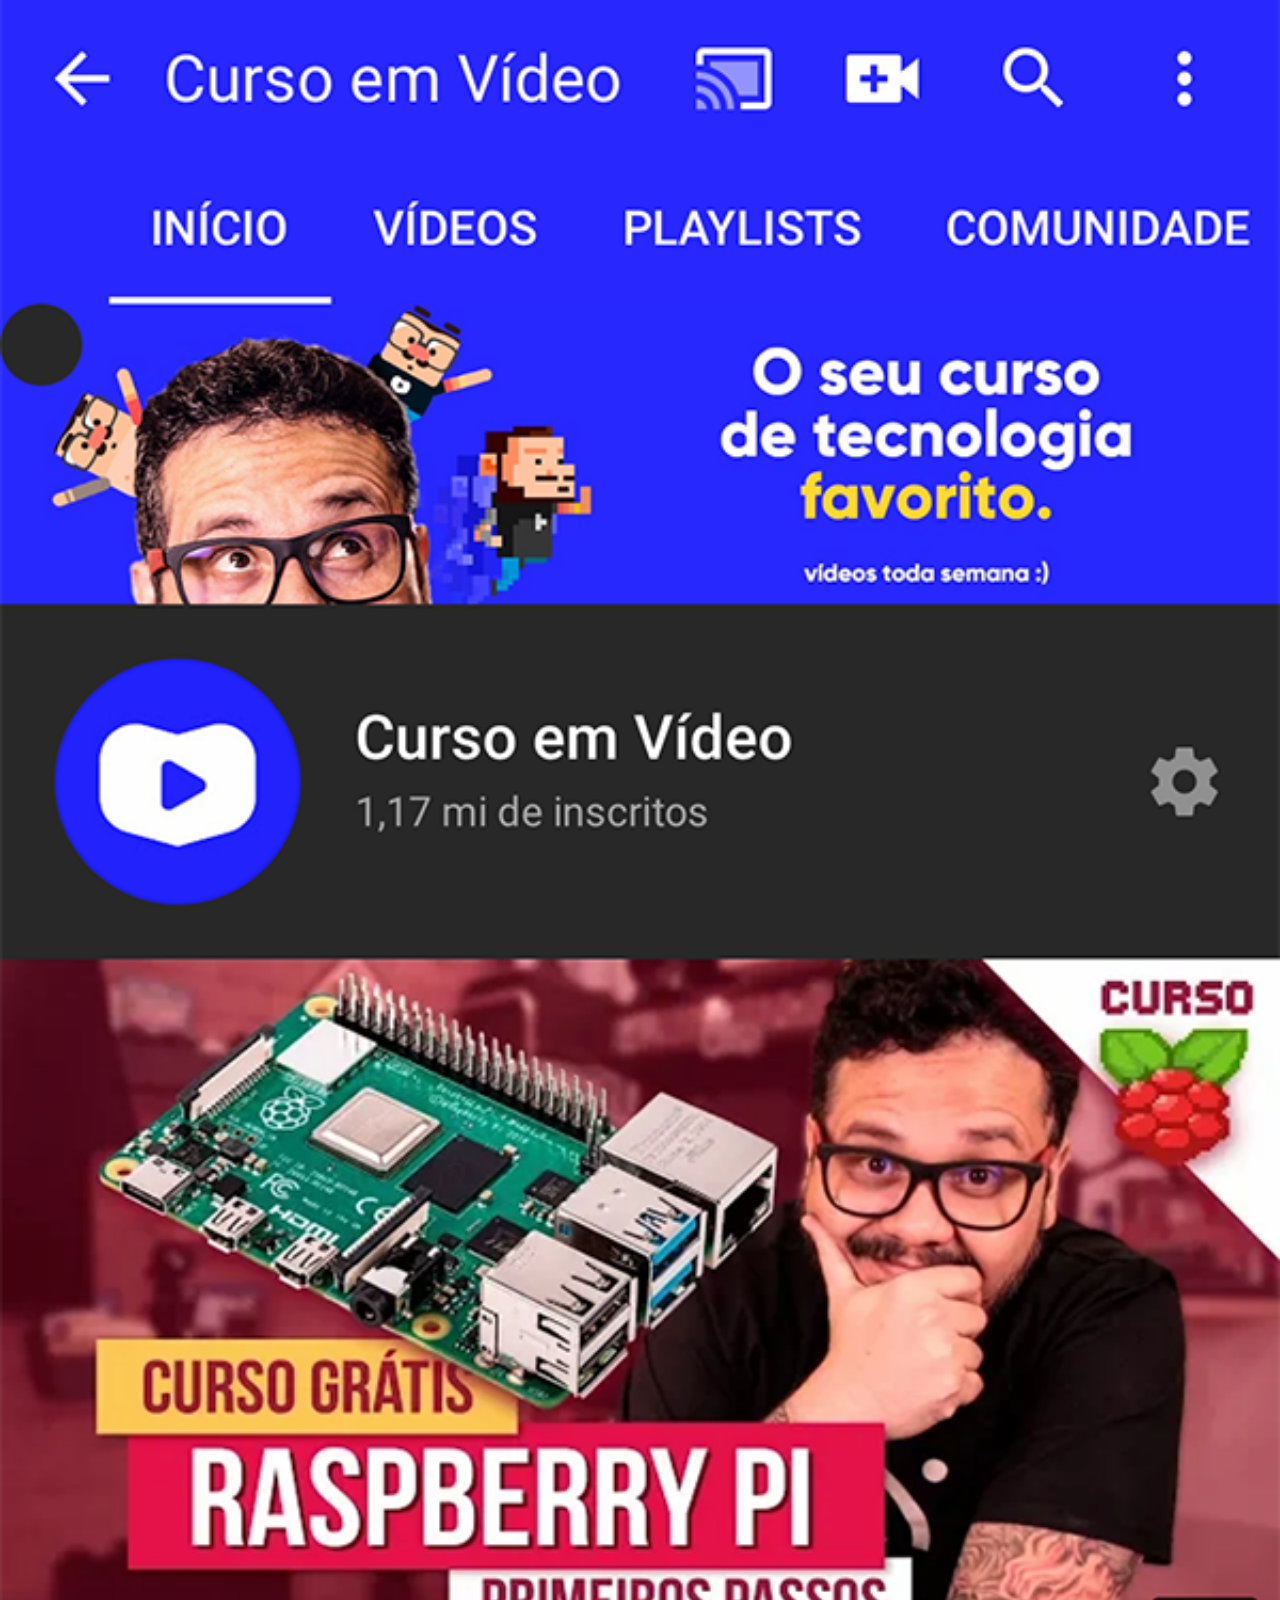
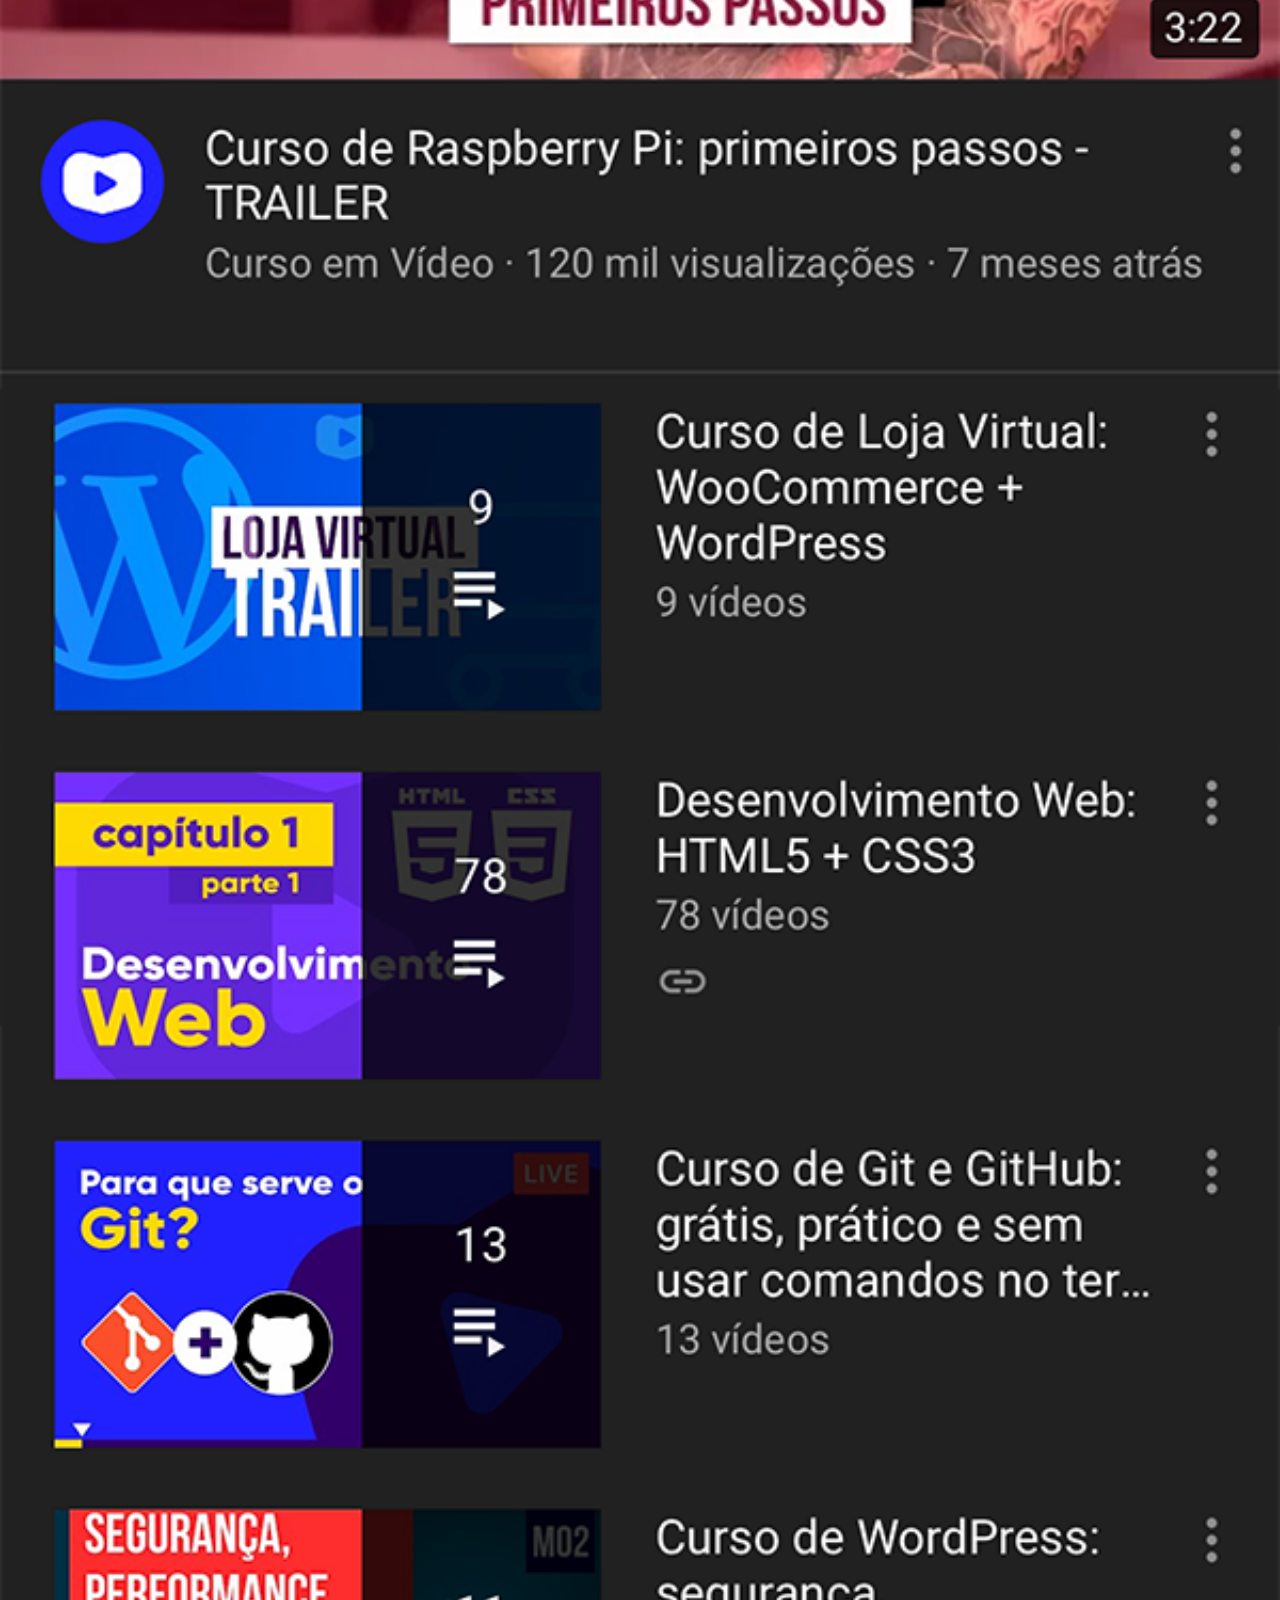
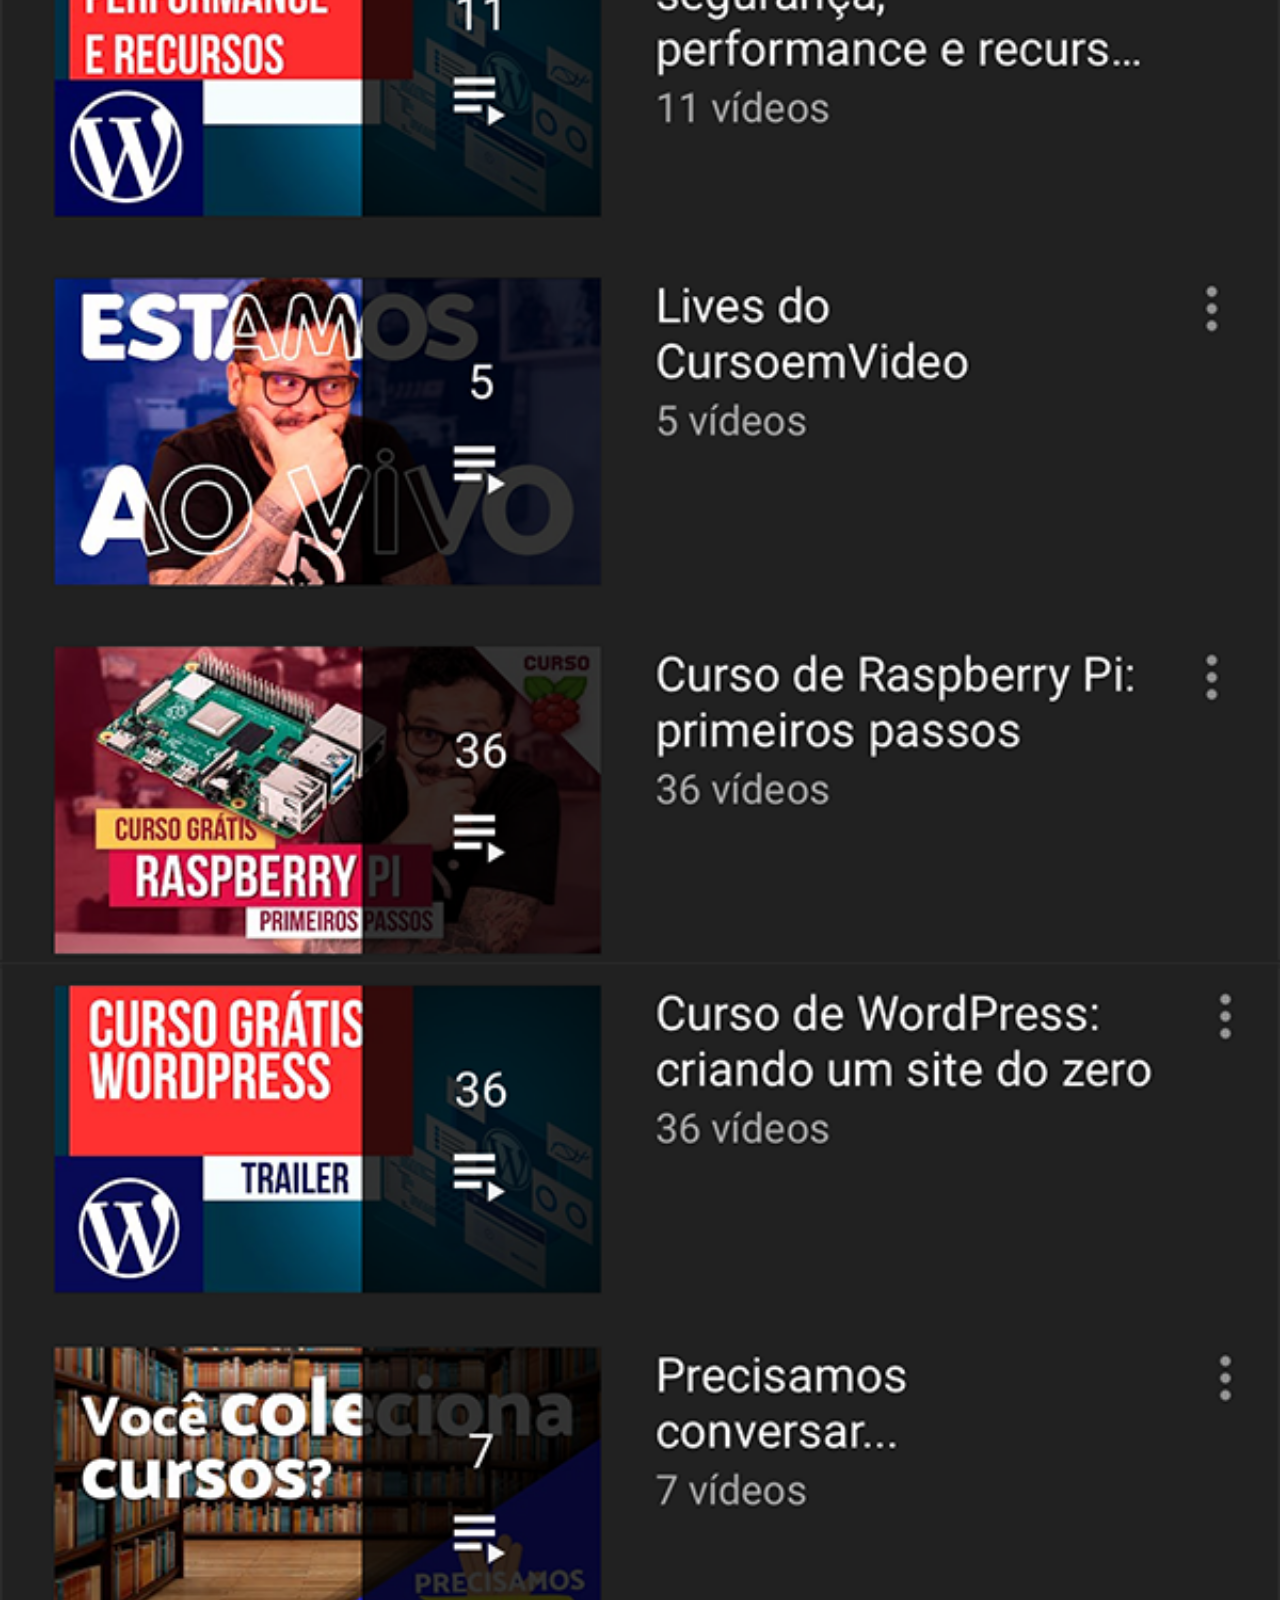
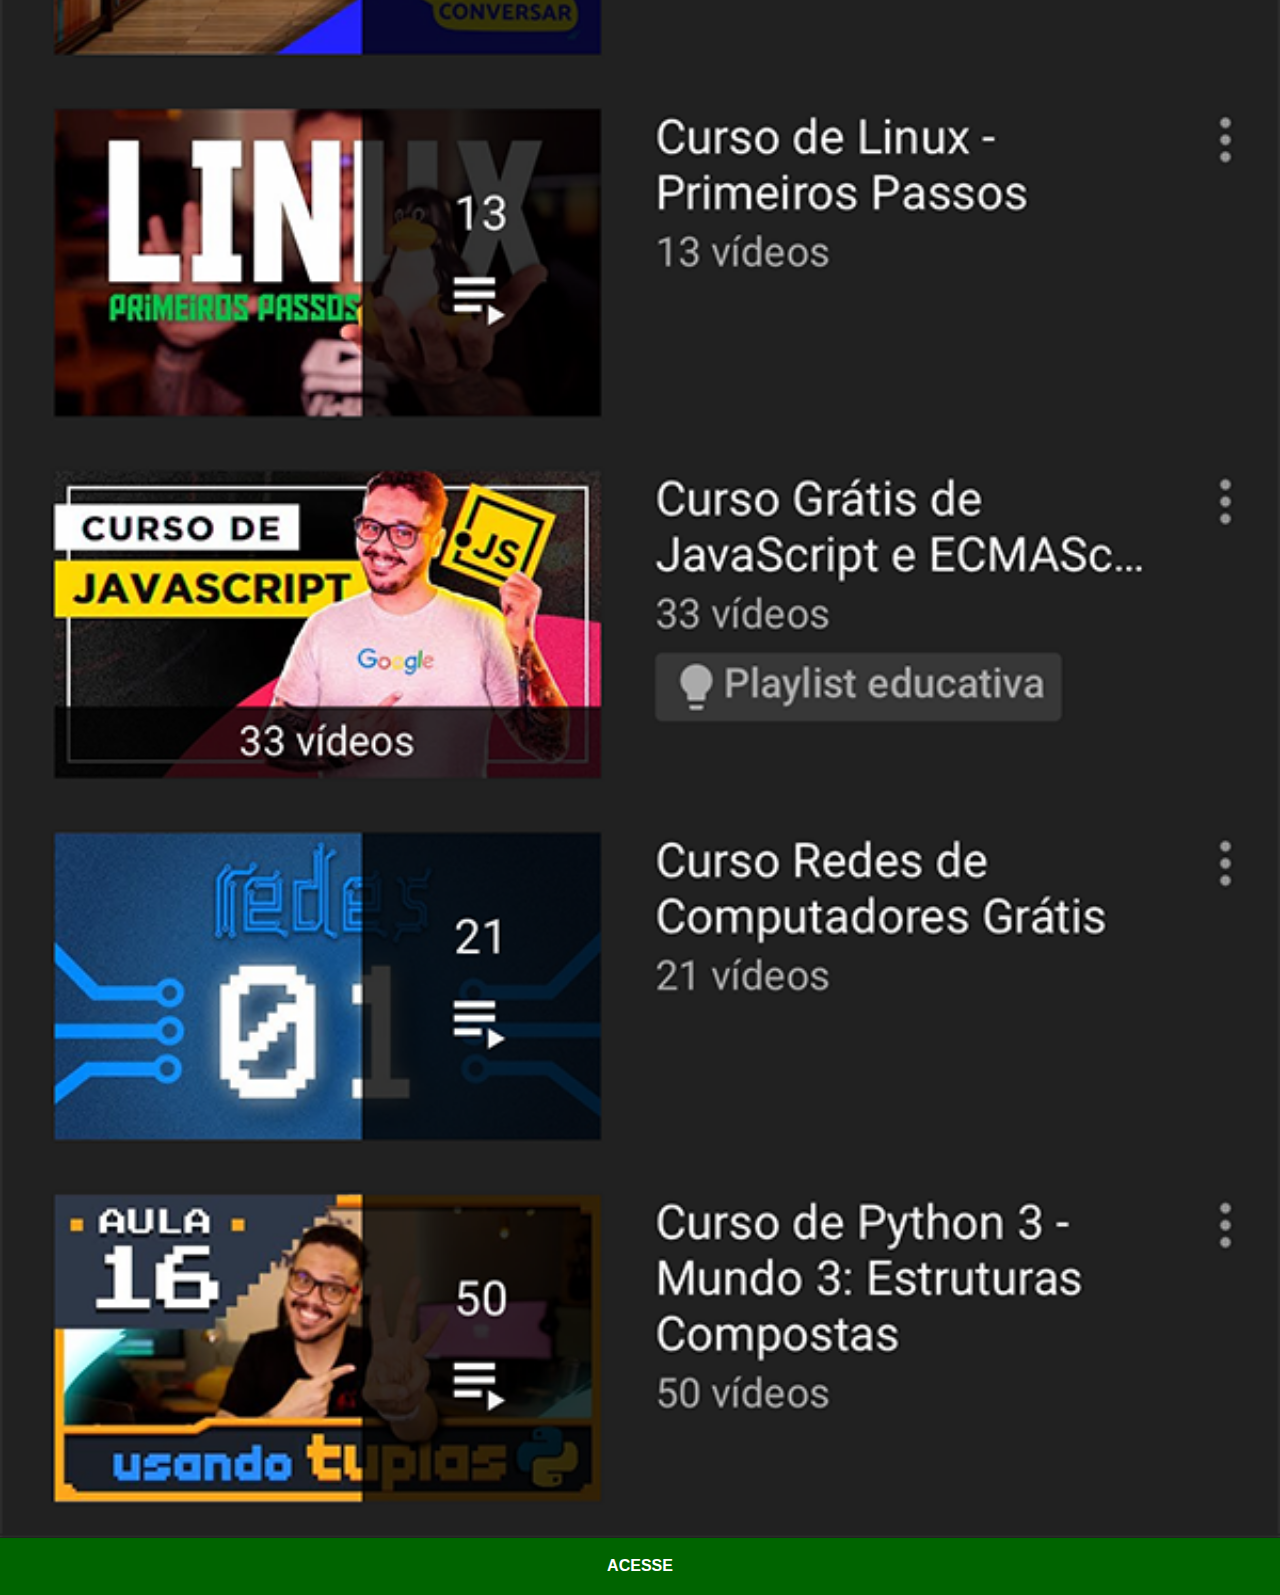
<file: youtube.html>
<!DOCTYPE html>
<html lang="pt-br">
<head>
    <meta charset="UTF-8">
    <meta name="viewport" content="width=device-width, initial-scale=1.0">
    <title>Facebook</title>
    <link rel="stylesheet" href="estilos/social.css">
</head>
<body>
    <img src="imagens/tela-youtube.png" alt="Facebook">
    <a href="https://youtube.com/cursoemvideo" target="_blank">ACESSE</a>
</body>
</html>
</file>
<file: estilos/style.css>
@charset "UTF-8";

* {
    margin: 0px;
    padding: 0px;
    font-family: Arial, Helvetica, sans-serif;
}

html, body {
    height: 100vh;
    width: 100vw;
    background-color: black;
}

body {
    background: url('../imagens/fundo-preto.jpg') no-repeat;
    background-size: cover;
    background-attachment: fixed;
    background-position: center center;
}

main {
    position: relative;
    height: 100vh;
}

section#telefone {
    position: absolute;
    top: 50%;
    left: 50%;
    transform: translate(-50%, -50%);
    width: 311px;
    height: 627px;
    background: url('../imagens/frame-iphone.png') no-repeat;
}

iframe#tela {
    position: relative;
    top: 80px;
    left: 22px;
    height: 471px;
    width: 268px;
}

section#redes-sociais {
    text-align: center;
    transform: translate(0%, 50%);
    
}

section#redes-sociais img {
    border-radius: 50%;
    width: 50px;
    margin: 5px;
    box-shadow: 1px 2px 5px rgba(0, 0, 0, 0.5);
    box-sizing: border-box;
}

section#redes-sociais img:hover {
    border: 3px solid rgba(255, 255, 255, 0.5);
    transform: translate(-2px, -2px);
    box-shadow: 5px 5px 10px rgba(0, 0, 0, 0.5);
    transition-duration: 0.3s;
}
</file>
<file: estilos/social.css>
@charset "UTF-8";

* {
    margin: 0px;
    padding: 0px;
    font-family: Arial, Helvetica, sans-serif;
}

::-webkit-scrollbar {
    width: 0px;
    height: 0px;
}

img {
    width: 100vw;
}

a {
    margin-top: -5px;
    display: block;
    background-color: darkgreen;
    padding: 20px;
    text-align: center;
    color: white;
    text-decoration: none;
    font-weight: bolder;
}

a:hover {
    background-color: rgb(2, 167, 2);
    font-size: 1.1em;
}
</file>
